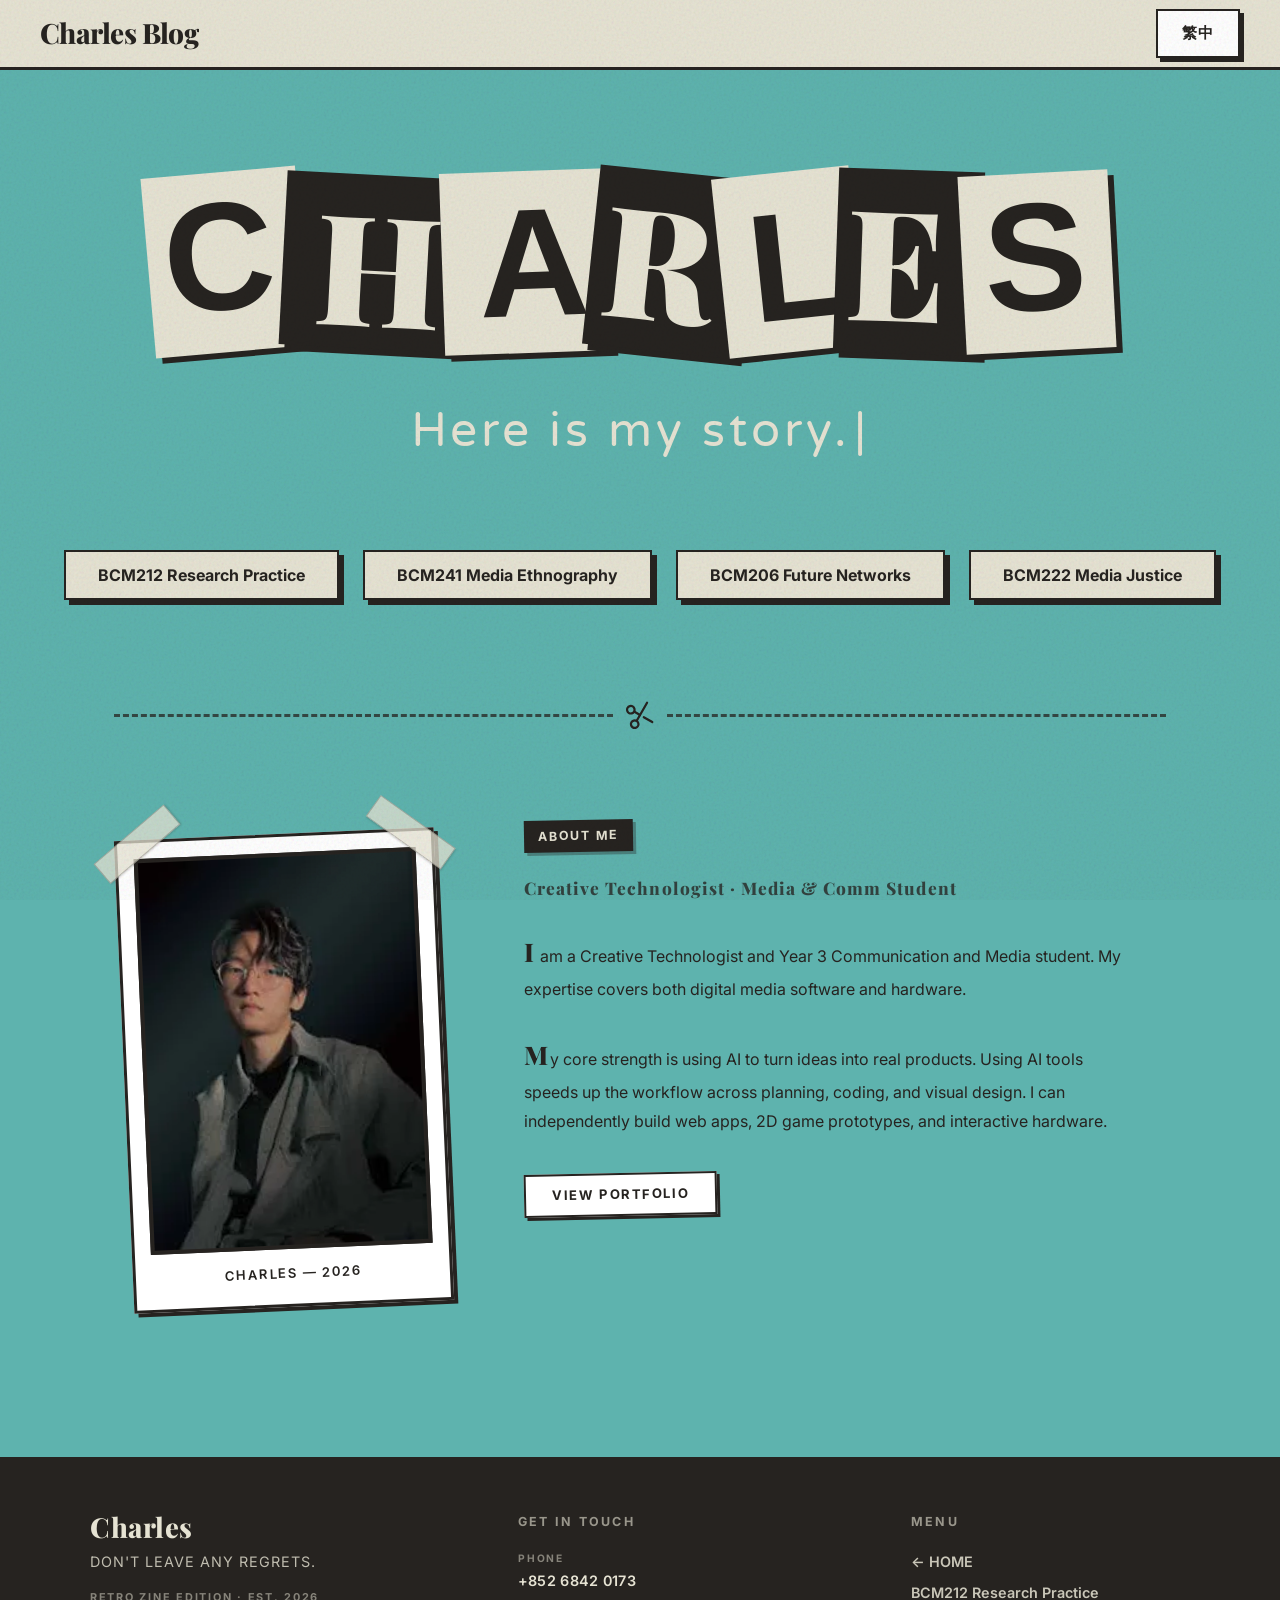
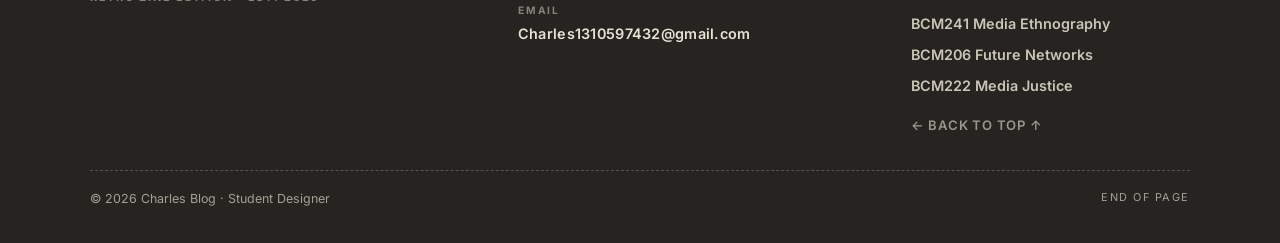
<file: index.html>
<!DOCTYPE html>
<html lang="en">
<head>
    <meta charset="UTF-8">
    <meta name="viewport" content="width=device-width, initial-scale=1.0">
    <meta name="description" content="Charles Blog — student designer zine." data-i18n-attr="content:home.metaDesc">
    <title>Charles Blog</title>

    <!-- Google Fonts: Inter(无衬线UI字体) + Playfair Display(衬线标题字体) + Varela Round(圆润副标题) -->
    <link rel="preconnect" href="https://fonts.googleapis.com">
    <link rel="preconnect" href="https://fonts.gstatic.com" crossorigin>
    <link href="https://fonts.googleapis.com/css2?family=Inter:wght@400;500;600;700&family=Playfair+Display:wght@700;800;900&family=Varela+Round&display=swap" rel="stylesheet">

    <!-- 主样式表 -->
    <link rel="stylesheet" href="styles.css">
</head>
<body>
    <!-- 纸张肌理叠加层 -->
    <div class="texture-overlay" aria-hidden="true"></div>

    <!-- 主内容容器 -->
    <div class="main-wrapper">

        <!-- 顶部导航栏 -->
        <nav class="navbar" role="navigation">
            <div class="navbar-container">
                <!-- 左侧 Logo -->
                <a href="index.html" class="logo" aria-label="Charles Blog">
                    Charles Blog
                </a>

                <!-- 右侧导航动作区 -->
                <div class="nav-actions">
                    <button class="lang-switch-btn" data-lang-switch type="button" aria-label="Switch language">
                        <span class="lang-text">EN</span>
                    </button>
                </div>
            </div>
        </nav>

        <!-- 主内容区域 -->
        <main class="content-area" role="main">
            <!-- 英雄区：手工剪报拼贴风格标题 -->
            <section class="hero-section">
                <div class="hero-content">
                    <!-- 拼贴大标题：CHARLES -->
                    <h1 class="collage-title" aria-label="CHARLES">
                        <div class="letter-wrapper">
                            <span class="letter letter-1" style="--rot: -5deg;">C</span>
                        </div>
                        <div class="letter-wrapper">
                            <span class="letter letter-2" style="--rot: 3deg;">H</span>
                        </div>
                        <div class="letter-wrapper">
                            <span class="letter letter-3" style="--rot: -2deg;">A</span>
                        </div>
                        <div class="letter-wrapper">
                            <span class="letter letter-4" style="--rot: 6deg;">R</span>
                        </div>
                        <div class="letter-wrapper">
                            <span class="letter letter-5" style="--rot: -6deg;">L</span>
                        </div>
                        <div class="letter-wrapper">
                            <span class="letter letter-6" style="--rot: 2deg;">E</span>
                        </div>
                        <div class="letter-wrapper">
                            <span class="letter letter-7" style="--rot: -3deg;">S</span>
                        </div>
                    </h1>

                    <!-- 副标题 -->
                    <h2 class="subtitle" data-i18n="home.subtitle">
                        Don't leave any regrets.
                    </h2>

                    <!-- 科目导航按钮 -->
                    <div class="subject-buttons">
                        <a class="subject-btn" href="subjects/bcm212.html">BCM212 Research</a>
                        <a class="subject-btn" href="subjects/bcm241.html">BCM241 Ethnography</a>
                        <a class="subject-btn" href="subjects/bcm206.html">BCM206 Networks</a>
                        <a class="subject-btn" href="subjects/bcm222.html">BCM222 Justice</a>
                    </div>
                </div>
            </section>

            <!-- 剪刀虚线分割 -->
            <div class="scissor-divider" aria-hidden="true">
                <svg class="scissor-icon" viewBox="0 0 24 24" fill="none" stroke="currentColor"
                     stroke-width="1.8" stroke-linecap="round" stroke-linejoin="round">
                    <circle cx="6" cy="6" r="3"></circle>
                    <circle cx="6" cy="18" r="3"></circle>
                    <line x1="20" y1="4" x2="8.12" y2="15.88"></line>
                    <line x1="14.47" y1="14.48" x2="20" y2="20"></line>
                    <line x1="8.12" y1="8.12" x2="12" y2="12"></line>
                </svg>
            </div>

            <!-- ============ About Me ============ -->
            <section class="about-section reveal" id="about" role="region"
                     data-i18n-attr="aria-label:about.ariaLabel" aria-label="About Charles">
                <div class="about-grid">

                    <!-- 左：拍立得人像 -->
                    <figure class="about-figure">
                        <span class="tape tl" aria-hidden="true"></span>
                        <span class="tape tr" aria-hidden="true"></span>
                        <div class="about-photo">
                            <img src="assets/charles-portrait.png"
                                 data-i18n-attr="alt:about.photoAlt"
                                 alt="Portrait of Charles" loading="lazy">
                        </div>
                        <figcaption class="about-caption" data-i18n="about.photoCaption">
                            CHARLES — 2026
                        </figcaption>
                    </figure>

                    <!-- 右：文字介绍 -->
                    <div class="about-text">
                        <p class="about-kicker" data-i18n="about.kicker">ABOUT ME</p>

                        <p class="about-role" data-i18n="about.role">
                            Creative Technologist · Media &amp; Comm Student
                        </p>

                        <p class="about-para" data-i18n="about.p1">
                            I am a Creative Technologist and Year 3 Communication and Media student. My expertise covers both digital media software and hardware.
                        </p>
                        <p class="about-para" data-i18n="about.p2">
                            My core strength is using AI to turn ideas into real products. Using AI tools speeds up the workflow across planning, coding, and visual design. I can independently build web apps, 2D game prototypes, and interactive hardware.
                        </p>

                        <a class="portfolio-btn"
                           href="https://drive.google.com/file/d/10FQ2n9j9mQX9vPs2z64FP_D8mYQfbnLA/view?usp=drive_link"
                           target="_blank" rel="noopener noreferrer">
                            <span class="pb-main" data-i18n="about.portfolioBtn">VIEW PORTFOLIO</span>
                        </a>
                    </div>

                </div>
            </section>

        </main>

        <!-- ============ 页脚 / 基础信息 ============ -->
        <footer class="site-footer" role="contentinfo">
            <div class="footer-inner">

                <!-- 栏目一：身份 -->
                <div class="footer-col footer-col--id">
                    <p class="footer-name">Charles</p>
                    <p class="footer-tagline" data-i18n="footer.tagline">DON'T LEAVE ANY REGRETS.</p>
                    <p class="footer-edition" data-i18n="footer.edition">RETRO ZINE EDITION · EST. 2026</p>
                </div>

                <!-- 栏目二：联系方式（纯文字，无框无链接） -->
                <div class="footer-col footer-col--contact">
                    <h3 class="footer-heading" data-i18n="contact.heading">GET IN TOUCH</h3>
                    <ul class="contact-list" data-i18n-attr="aria-label:contact.ariaLabel"
                        aria-label="Contact information">
                        <li class="contact-item">
                            <span class="c-label" data-i18n="contact.phone">PHONE</span>
                            <span class="c-value">+852 6842 0173</span>
                        </li>
                        <li class="contact-item">
                            <span class="c-label" data-i18n="contact.email">EMAIL</span>
                            <span class="c-value">Charles1310597432@gmail.com</span>
                        </li>
                    </ul>
                </div>

                <!-- 栏目三：选单 -->
                <div class="footer-col footer-col--more">
                    <h3 class="footer-heading" data-i18n="footer.menuHeading">MENU</h3>
                    <nav class="footer-links" data-i18n-attr="aria-label:footer.linksLabel"
                         aria-label="Subject links"></nav>
                </div>

            </div>

            <div class="footer-meta">
                <span data-i18n="footer.credit">© 2026 Charles Blog · Student Designer</span>
                <span class="footer-end" data-i18n="footer.end">END OF PAGE</span>
            </div>
        </footer>

    </div>

    <!-- 基础交互逻辑 -->
    <script src="i18n.js"></script>
    <script src="content.js"></script>
    <script src="shared.js"></script>
    <script src="script.js"></script>
</body>
</html>
</file>
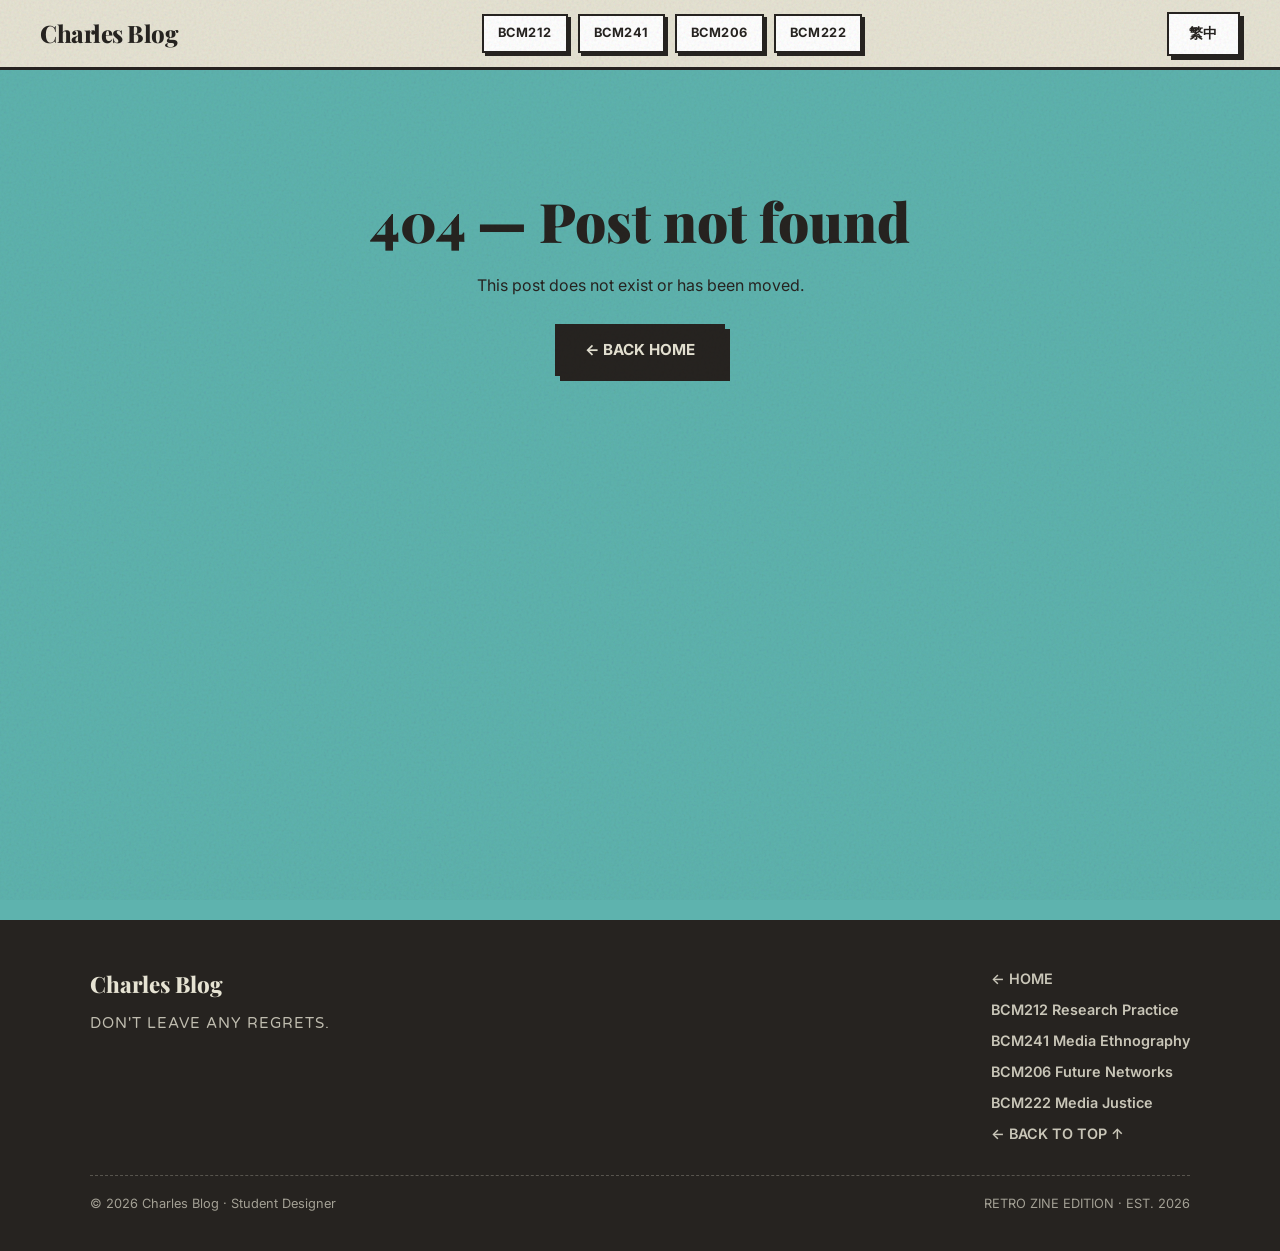
<file: articles/article.html>
<!DOCTYPE html>
<html lang="en">
<head>
    <meta charset="UTF-8">
    <meta name="viewport" content="width=device-width, initial-scale=1.0">
    <meta name="description" content="Charles Blog — assignment post.">
    <title>Article - Charles Blog</title>

    <link rel="preconnect" href="https://fonts.googleapis.com">
    <link rel="preconnect" href="https://fonts.gstatic.com" crossorigin>
    <link href="https://fonts.googleapis.com/css2?family=Inter:wght@400;500;600;700&family=Playfair+Display:ital,wght@0,700;0,800;0,900;1,700&family=Varela+Round&display=swap" rel="stylesheet">

    <link rel="stylesheet" href="../shared.css">
    <link rel="stylesheet" href="../article.css">
</head>
<body>
    <div class="texture-overlay" aria-hidden="true"></div>

    <nav class="navbar" role="navigation">
        <div class="navbar-container">
            <a href="../index.html" class="logo">Charles Blog</a>
            <div class="subject-chips"></div>
            <button class="lang-switch-btn" data-lang-switch type="button" aria-label="Switch language">
                <span class="lang-text">EN</span>
            </button>
        </div>
    </nav>

    <main class="content-area" role="main">
        <div id="articleRoot">

            <!-- 文章头部：大标题 + 元信息 -->
            <section class="article-hero">
                <div class="article-shell">
                    <div class="article-kicker">
                        <a class="subject-backlink" id="subjectLink" href="#">←</a>
                        <span class="assignment-kicker" id="articleNo"></span>
                    </div>
                    <h1 class="article-title" id="articleTitle"></h1>

                    <div class="article-meta-bar">
                        <span class="meta-item"><span class="meta-key" data-i18n="meta.date">DATE</span><span id="postDate"></span></span>
                        <span class="divider-v" aria-hidden="true"></span>
                        <span class="meta-item"><span class="meta-key" data-i18n="meta.by">BY</span><span id="postAuthor"></span></span>
                        <span class="divider-v" aria-hidden="true"></span>
                        <span class="meta-item"><span class="meta-key" data-i18n="meta.id">ID</span><span id="postStudentId"></span></span>
                        <span id="postTags" style="display:inline-flex; gap:8px; flex-wrap:wrap;"></span>
                    </div>
                </div>
            </section>

            <div class="article-shell"><hr class="article-divider"></div>

            <!-- 主图 -->
            <div class="article-shell">
                <figure class="article-figure" id="heroFigure">
                    <span class="tape tl" aria-hidden="true"></span>
                    <span class="tape tr" aria-hidden="true"></span>
                    <img id="heroImg" src="" alt="" fetchpriority="high" decoding="async">
                    <figcaption id="heroCap"></figcaption>
                </figure>
            </div>

            <!-- 正文 -->
            <div class="article-body" id="articleBody"></div>

        </div>
    </main>

    <footer class="site-footer">
        <div class="footer-inner">
            <div>
                <a class="footer-logo" href="../index.html">Charles Blog</a>
                <p class="footer-tagline" data-i18n="footer.tagline">DON'T LEAVE ANY REGRETS.</p>
            </div>
            <nav class="footer-links"></nav>
        </div>
        <div class="footer-meta">
            <span data-i18n="footer.credit">© 2026 Charles Blog · Student Designer</span>
            <span data-i18n="footer.edition">RETRO ZINE EDITION · EST. 2026</span>
        </div>
    </footer>

    <script src="../i18n.js"></script>
    <script src="../content.js"></script>
    <script src="../shared.js"></script>
    <script src="../article-page.js"></script>
</body>
</html>
</file>
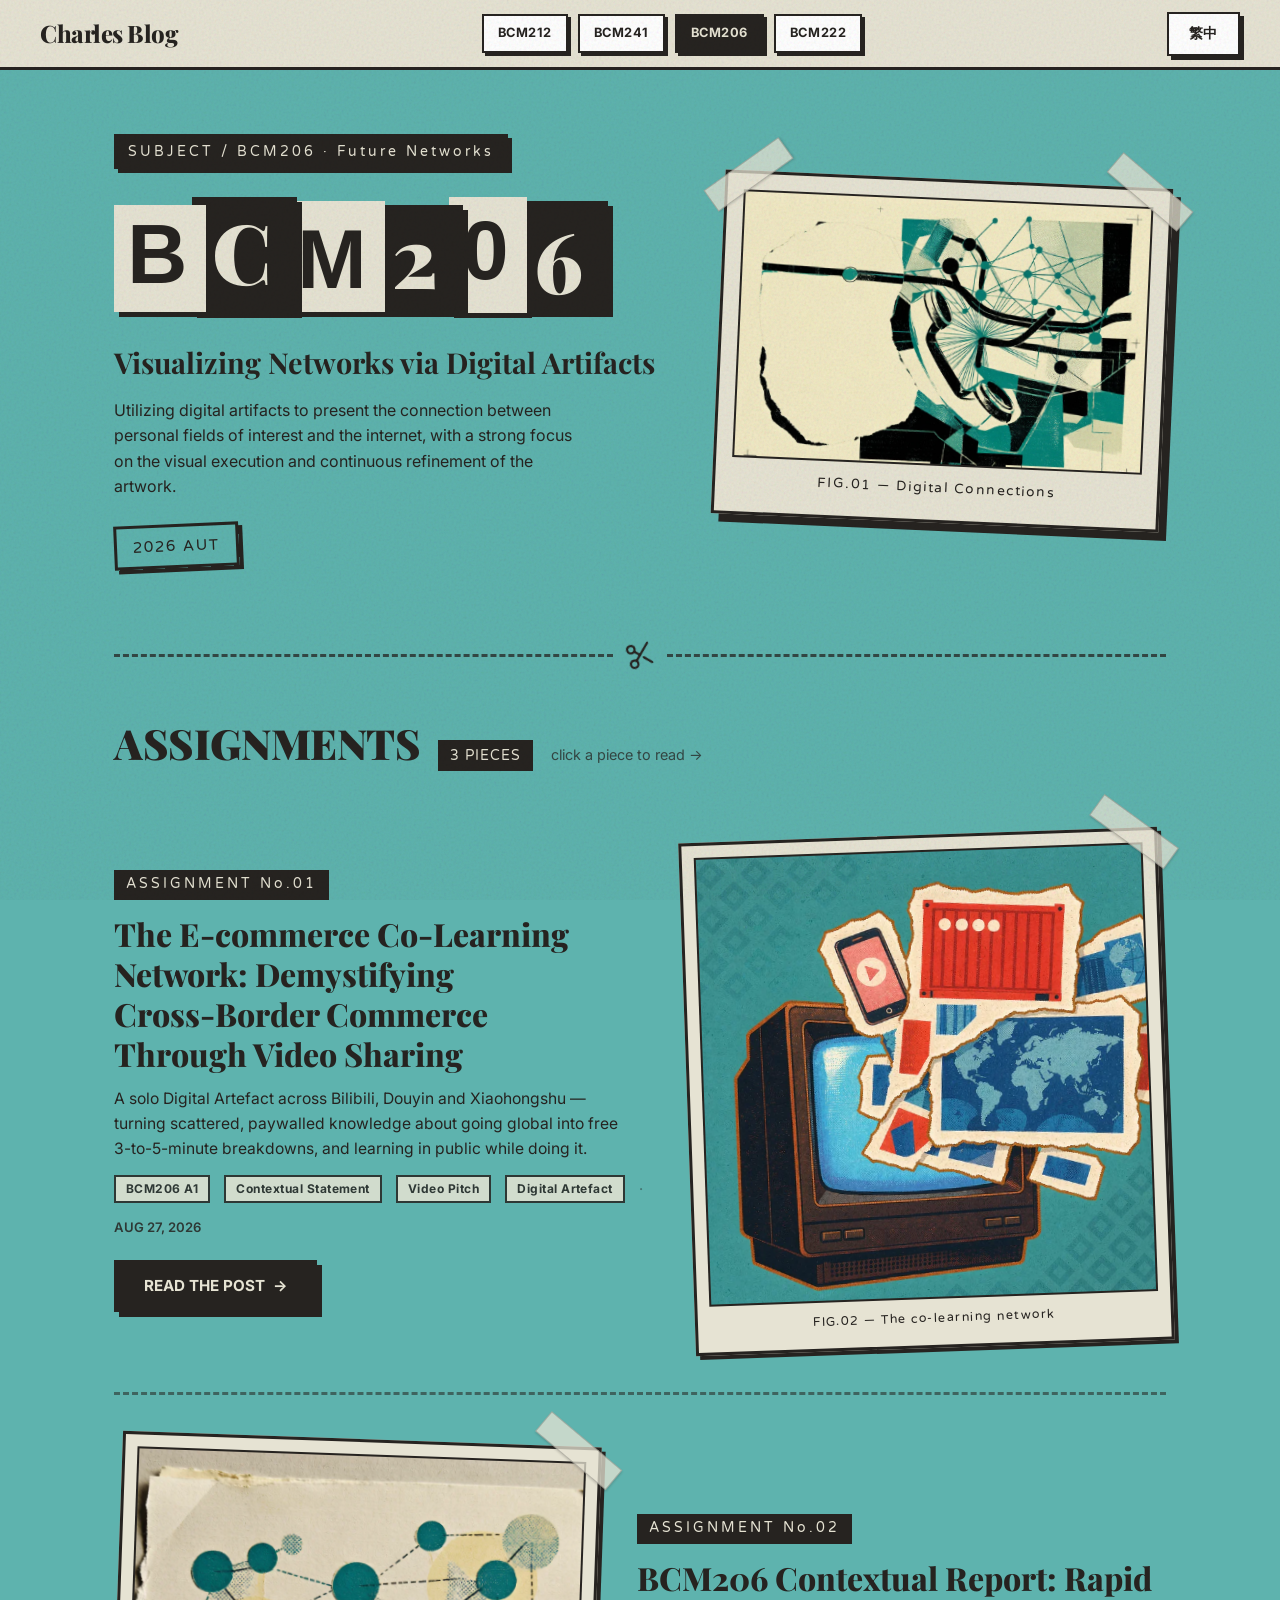
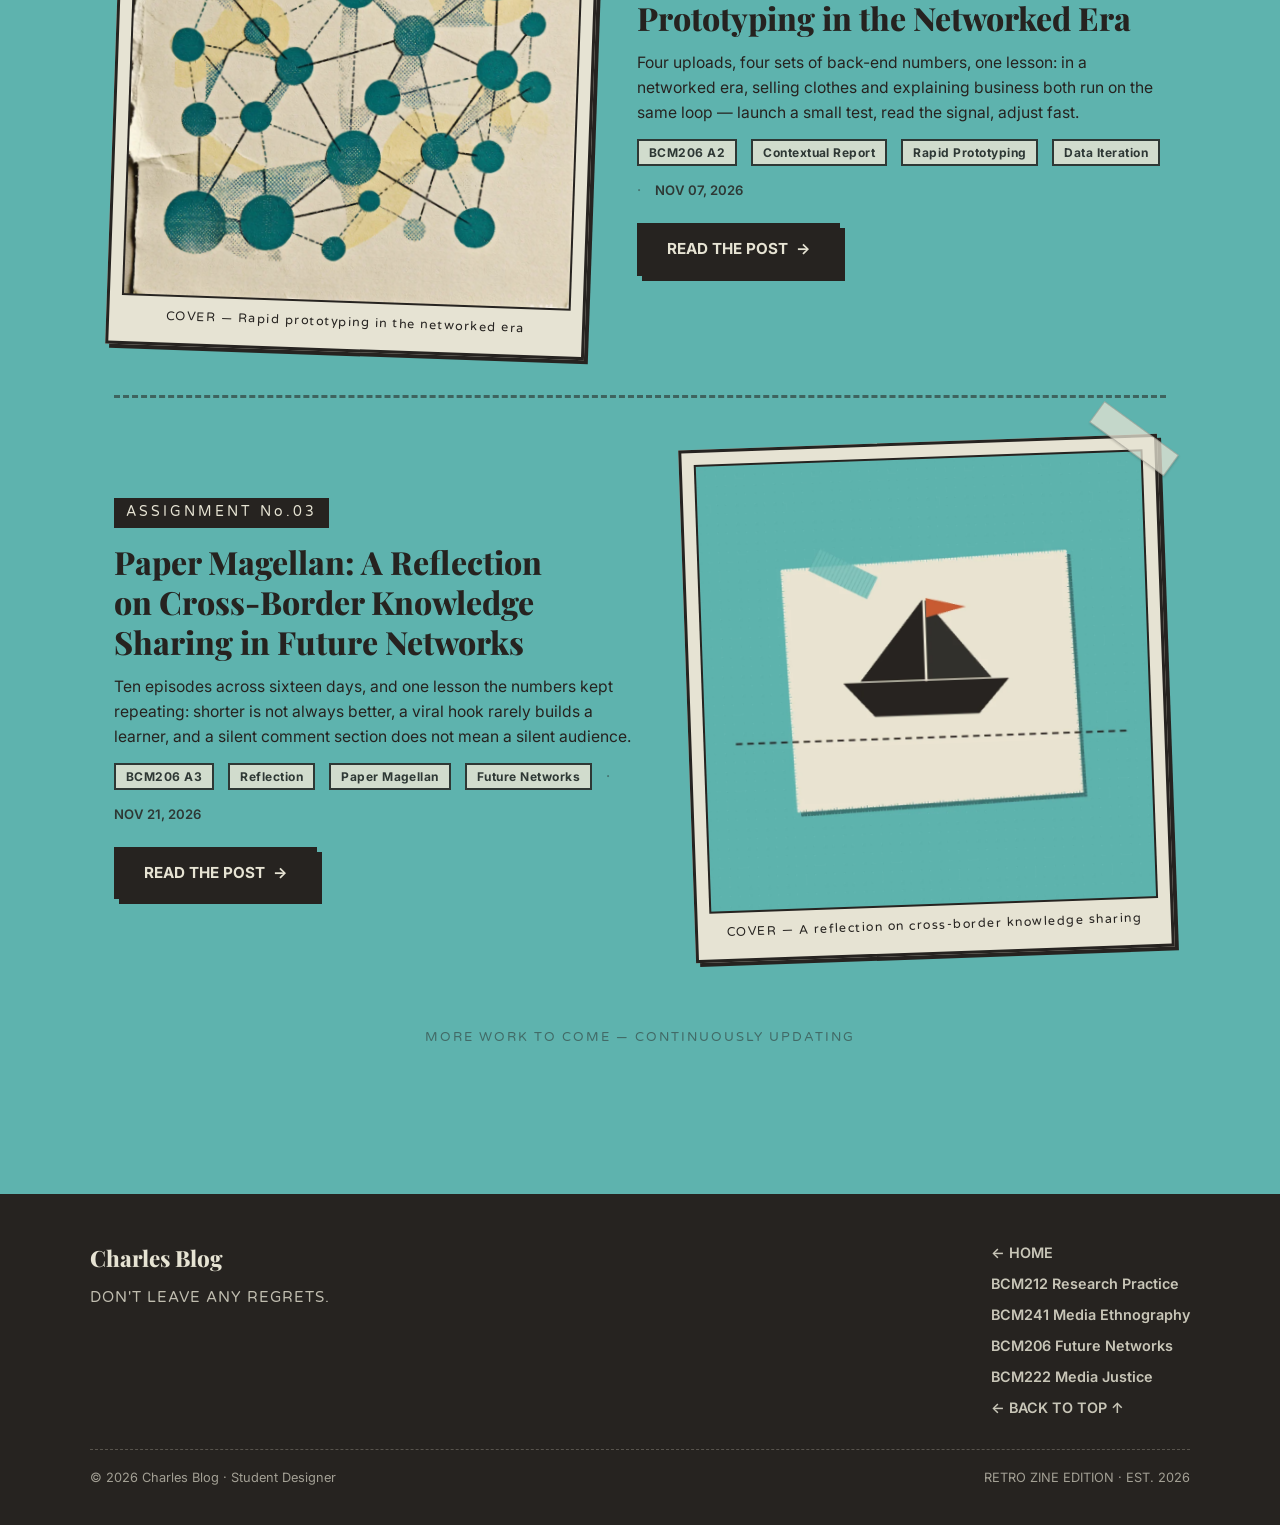
<file: subjects/bcm206.html>
<!DOCTYPE html>
<html lang="en">
<head>
    <meta charset="UTF-8">
    <meta name="viewport" content="width=device-width, initial-scale=1.0">
    <meta name="description" content="BCM206 Future Networks — Charles Blog subject archive.">
    <title>BCM206 Future Networks — Charles Blog</title>

    <link rel="preconnect" href="https://fonts.googleapis.com">
    <link rel="preconnect" href="https://fonts.gstatic.com" crossorigin>
    <link href="https://fonts.googleapis.com/css2?family=Inter:wght@400;500;600;700&family=Playfair+Display:wght@700;800;900&family=Varela+Round&display=swap" rel="stylesheet">

    <link rel="stylesheet" href="../shared.css">
    <link rel="stylesheet" href="../subjects.css">
    <script>window.CURRENT_SUBJECT = 'BCM206';</script>
</head>
<body data-subject="bcm206">
    <div class="texture-overlay" aria-hidden="true"></div>

    <nav class="navbar" role="navigation">
        <div class="navbar-container">
            <a href="../index.html" class="logo">Charles Blog</a>
            <div class="subject-chips"></div>
            <button class="lang-switch-btn" data-lang-switch type="button" aria-label="Switch language">
                <span class="lang-text">EN</span>
            </button>
        </div>
    </nav>

    <main class="content-area" role="main">

        <!-- HERO：科目大标题 + 科目大图 -->
        <section class="subject-hero" id="heroSection">
            <div class="zine-container">
                <div class="hero-text">
                    <span class="hero-kicker" id="heroKicker"></span>
                    <h1 class="hero-title collage-title" id="heroTitle" aria-label="BCM206"></h1>
                    <p class="hero-tagline" id="heroTagline"></p>
                    <p class="hero-desc" id="heroDesc"></p>
                    <div class="hero-term" id="heroTerm">
                        <span class="term-stamp" data-i18n="subject.term">2026 秋</span>
                    </div>
                </div>
                <figure class="hero-figure">
                    <span class="tape tl" aria-hidden="true"></span>
                    <span class="tape tr" aria-hidden="true"></span>
                    <img id="heroImage" fetchpriority="high" src="" alt="">
                    <figcaption id="heroCaption"></figcaption>
                </figure>
            </div>
        </section>

        <!-- 剪刀虚线分割（与主页同款 SVG 图标） -->
        <div class="scissor-divider" aria-hidden="true">
            <svg class="scissor-icon" viewBox="0 0 24 24" fill="none" stroke="currentColor"
                 stroke-width="1.8" stroke-linecap="round" stroke-linejoin="round">
                <circle cx="6" cy="6" r="3"></circle>
                <circle cx="6" cy="18" r="3"></circle>
                <line x1="20" y1="4" x2="8.12" y2="15.88"></line>
                <line x1="14.47" y1="14.48" x2="20" y2="20"></line>
                <line x1="8.12" y1="8.12" x2="12" y2="12"></line>
            </svg>
        </div>

        <!-- 作業索引（No.01 已上線；No.02 仍是佔位，還原/隱藏方式見 更新日志.txt）
             隱藏：把 data-articles-hidden 換回 hidden 即可 -->
        <section class="assignments-section" data-articles-hidden>
            <div class="zine-container">
                <div class="section-head">
                    <h2 class="section-title" data-i18n="subject.sectionTitle">ASSIGNMENTS</h2>
                    <span class="section-count" id="assignmentCount"></span>
                    <span class="section-note" data-i18n="subject.sectionNote">click a piece to read →</span>
                </div>
                <div id="assignmentList"></div>
            </div>
        </section>

        <!-- 索引上線後，這行小字降級為列表收尾語（文案由 subject-page.js 換掉） -->
        <section class="assignments-note-section">
            <div class="zine-container">
                <p class="assignments-note" data-i18n="subject.updating">持續更新中 — 更多作品即將上線</p>
            </div>
        </section>

    </main>

    <footer class="site-footer">
        <div class="footer-inner">
            <div>
                <a class="footer-logo" href="../index.html">Charles Blog</a>
                <p class="footer-tagline" data-i18n="footer.tagline">DON'T LEAVE ANY REGRETS.</p>
            </div>
            <nav class="footer-links"></nav>
        </div>
        <div class="footer-meta">
            <span data-i18n="footer.credit">© 2026 Charles Blog · Student Designer</span>
            <span data-i18n="footer.edition">RETRO ZINE EDITION · EST. 2026</span>
        </div>
    </footer>

    <script src="../i18n.js"></script>
    <script src="../content.js"></script>
    <script src="../shared.js"></script>
    <script src="../subject-page.js"></script>
</body>
</html>
</file>
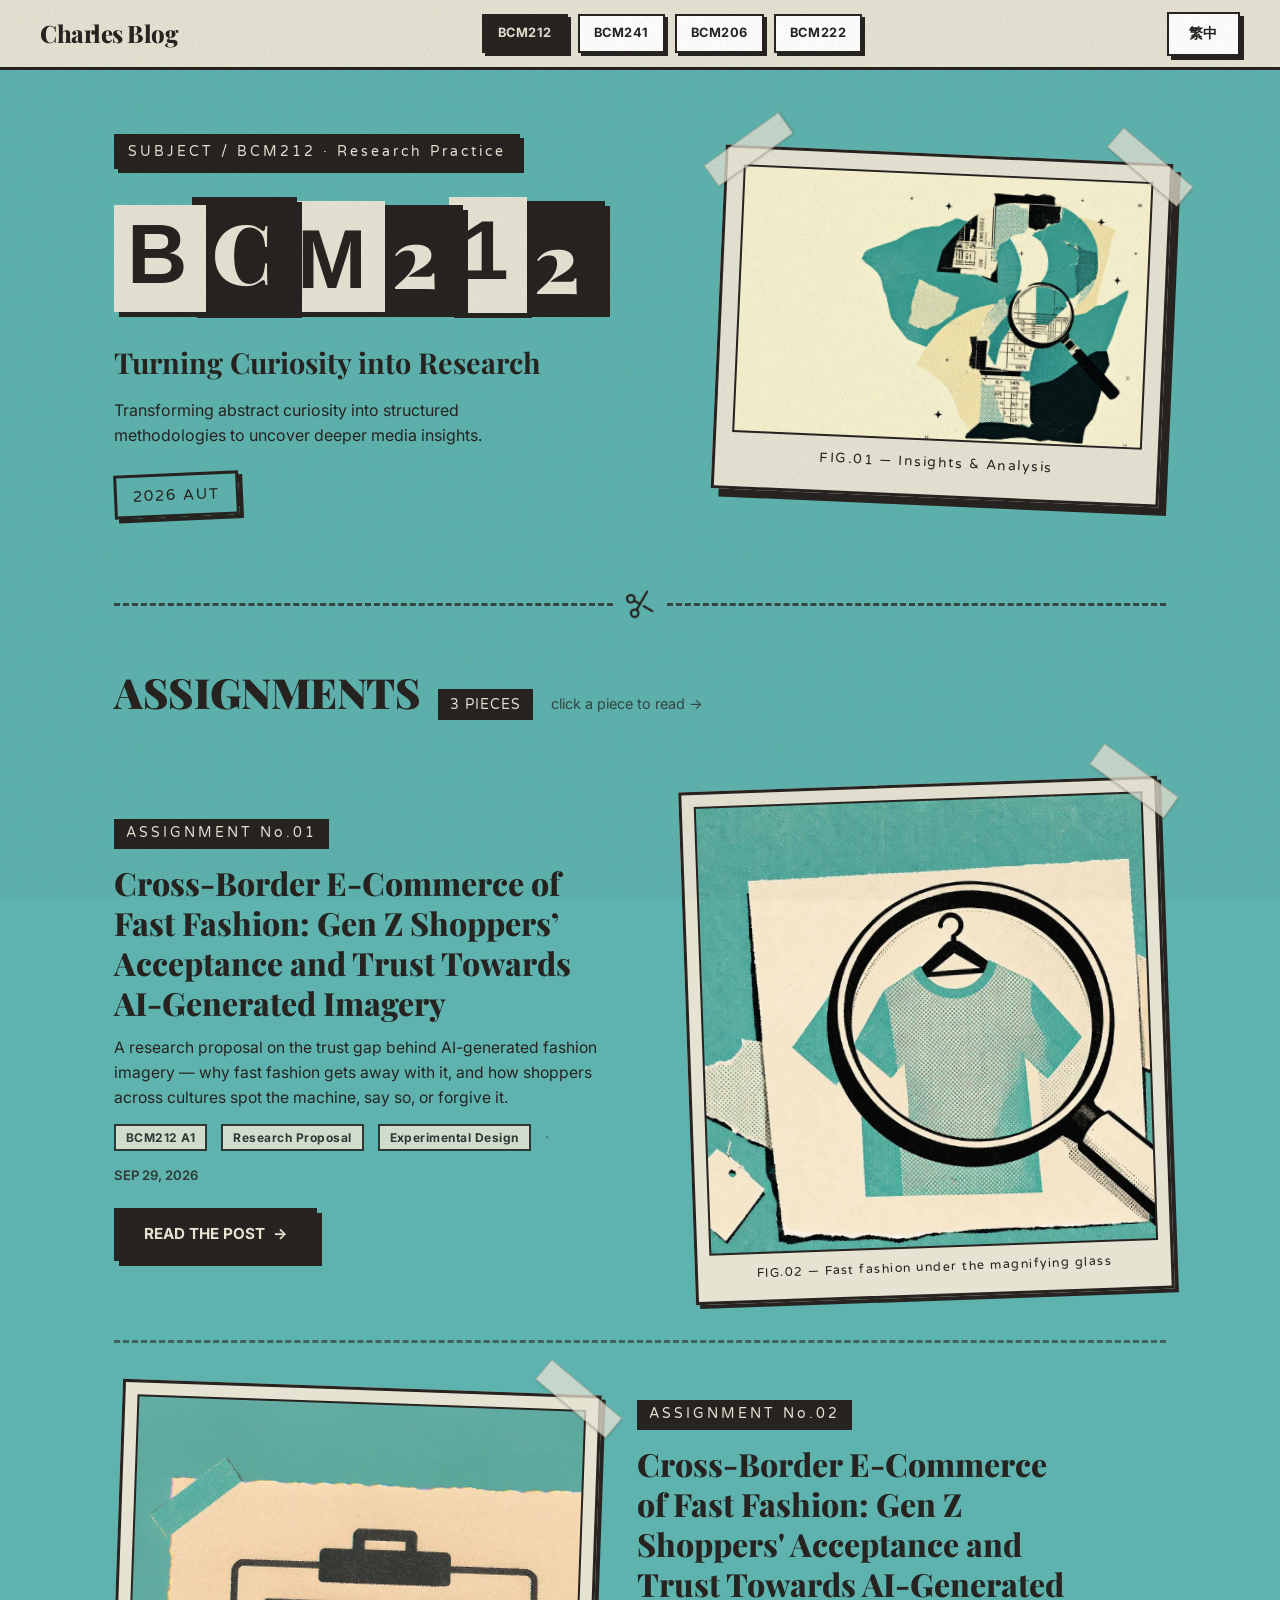
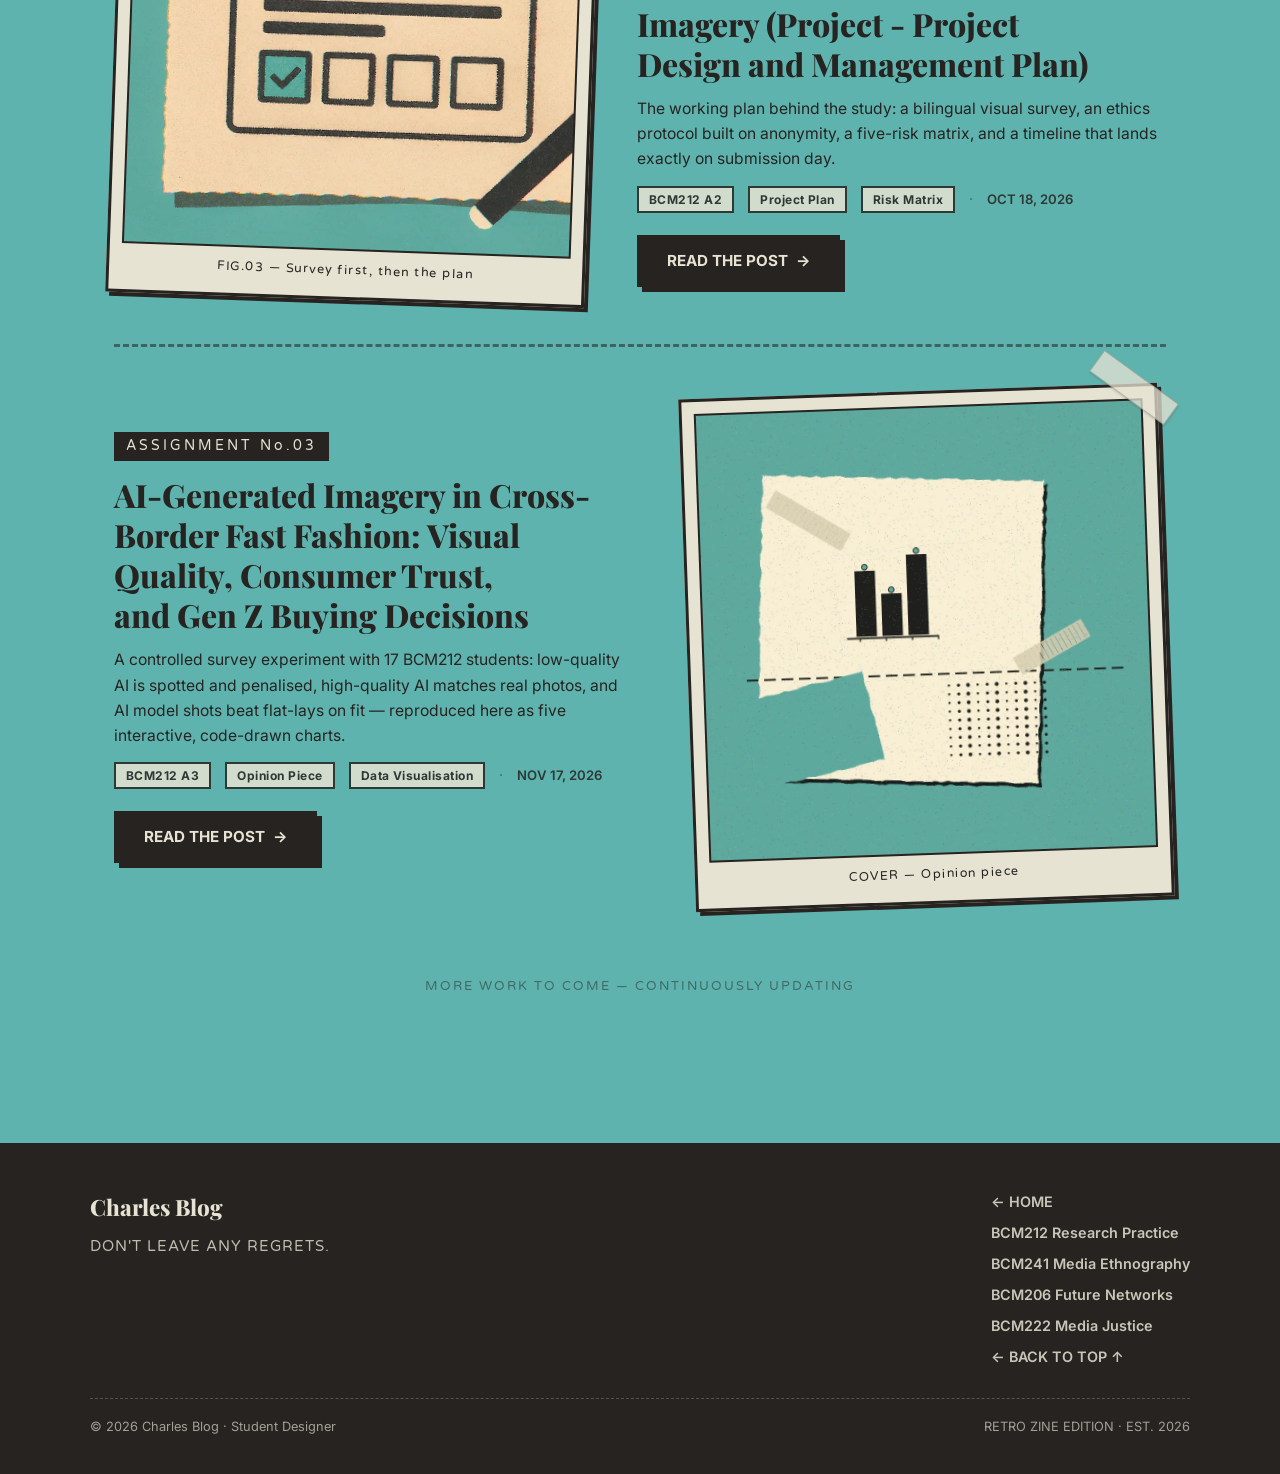
<file: subjects/bcm212.html>
<!DOCTYPE html>
<html lang="en">
<head>
    <meta charset="UTF-8">
    <meta name="viewport" content="width=device-width, initial-scale=1.0">
    <meta name="description" content="BCM212 Research Practice — Charles Blog subject archive.">
    <title>BCM212 Research Practice — Charles Blog</title>

    <link rel="preconnect" href="https://fonts.googleapis.com">
    <link rel="preconnect" href="https://fonts.gstatic.com" crossorigin>
    <link href="https://fonts.googleapis.com/css2?family=Inter:wght@400;500;600;700&family=Playfair+Display:wght@700;800;900&family=Varela+Round&display=swap" rel="stylesheet">

    <link rel="stylesheet" href="../shared.css">
    <link rel="stylesheet" href="../subjects.css">
    <script>window.CURRENT_SUBJECT = 'BCM212';</script>
</head>
<body data-subject="bcm212">
    <div class="texture-overlay" aria-hidden="true"></div>

    <nav class="navbar" role="navigation">
        <div class="navbar-container">
            <a href="../index.html" class="logo">Charles Blog</a>
            <div class="subject-chips"></div>
            <button class="lang-switch-btn" data-lang-switch type="button" aria-label="Switch language">
                <span class="lang-text">EN</span>
            </button>
        </div>
    </nav>

    <main class="content-area" role="main">

        <!-- HERO：科目大标题 + 科目大图 -->
        <section class="subject-hero" id="heroSection">
            <div class="zine-container">
                <div class="hero-text">
                    <span class="hero-kicker" id="heroKicker"></span>
                    <h1 class="hero-title collage-title" id="heroTitle" aria-label="BCM212"></h1>
                    <p class="hero-tagline" id="heroTagline"></p>
                    <p class="hero-desc" id="heroDesc"></p>
                    <div class="hero-term" id="heroTerm">
                        <span class="term-stamp" data-i18n="subject.term">2026 秋</span>
                    </div>
                </div>
                <figure class="hero-figure">
                    <span class="tape tl" aria-hidden="true"></span>
                    <span class="tape tr" aria-hidden="true"></span>
                    <img id="heroImage" fetchpriority="high" src="" alt="">
                    <figcaption id="heroCaption"></figcaption>
                </figure>
            </div>
        </section>

        <!-- 剪刀虚线分割（与主页同款 SVG 图标） -->
        <div class="scissor-divider" aria-hidden="true">
            <svg class="scissor-icon" viewBox="0 0 24 24" fill="none" stroke="currentColor"
                 stroke-width="1.8" stroke-linecap="round" stroke-linejoin="round">
                <circle cx="6" cy="6" r="3"></circle>
                <circle cx="6" cy="18" r="3"></circle>
                <line x1="20" y1="4" x2="8.12" y2="15.88"></line>
                <line x1="14.47" y1="14.48" x2="20" y2="20"></line>
                <line x1="8.12" y1="8.12" x2="12" y2="12"></line>
            </svg>
        </div>

        <!-- 作業索引（BCM212 A1 已上線，依「還原方式 A」取消隱藏）
             重新隱藏：把 data-articles-hidden 換回 hidden、【並】給 #assignmentList
             加回 is-placeholder —— 兩處缺一不可（動作與還原步驟見 更新日志.txt 第九階段） -->
        <section class="assignments-section" data-articles-hidden>
            <div class="zine-container">
                <div class="section-head">
                    <h2 class="section-title" data-i18n="subject.sectionTitle">ASSIGNMENTS</h2>
                    <span class="section-count" id="assignmentCount"></span>
                    <span class="section-note" data-i18n="subject.sectionNote">click a piece to read →</span>
                </div>
                <div id="assignmentList"></div>
            </div>
        </section>

        <!-- 索引上線後，這行小字降級為列表收尾語（間距由 .is-after-list 收緊，
             文案改由 subject-page.js 設定） -->
        <section class="assignments-note-section">
            <div class="zine-container">
                <p class="assignments-note" data-i18n="subject.updating">持續更新中 — 更多作品即將上線</p>
            </div>
        </section>

    </main>

    <footer class="site-footer">
        <div class="footer-inner">
            <div>
                <a class="footer-logo" href="../index.html">Charles Blog</a>
                <p class="footer-tagline" data-i18n="footer.tagline">DON'T LEAVE ANY REGRETS.</p>
            </div>
            <nav class="footer-links"></nav>
        </div>
        <div class="footer-meta">
            <span data-i18n="footer.credit">© 2026 Charles Blog · Student Designer</span>
            <span data-i18n="footer.edition">RETRO ZINE EDITION · EST. 2026</span>
        </div>
    </footer>

    <script src="../i18n.js"></script>
    <script src="../content.js"></script>
    <script src="../shared.js"></script>
    <script src="../subject-page.js"></script>
</body>
</html>
</file>
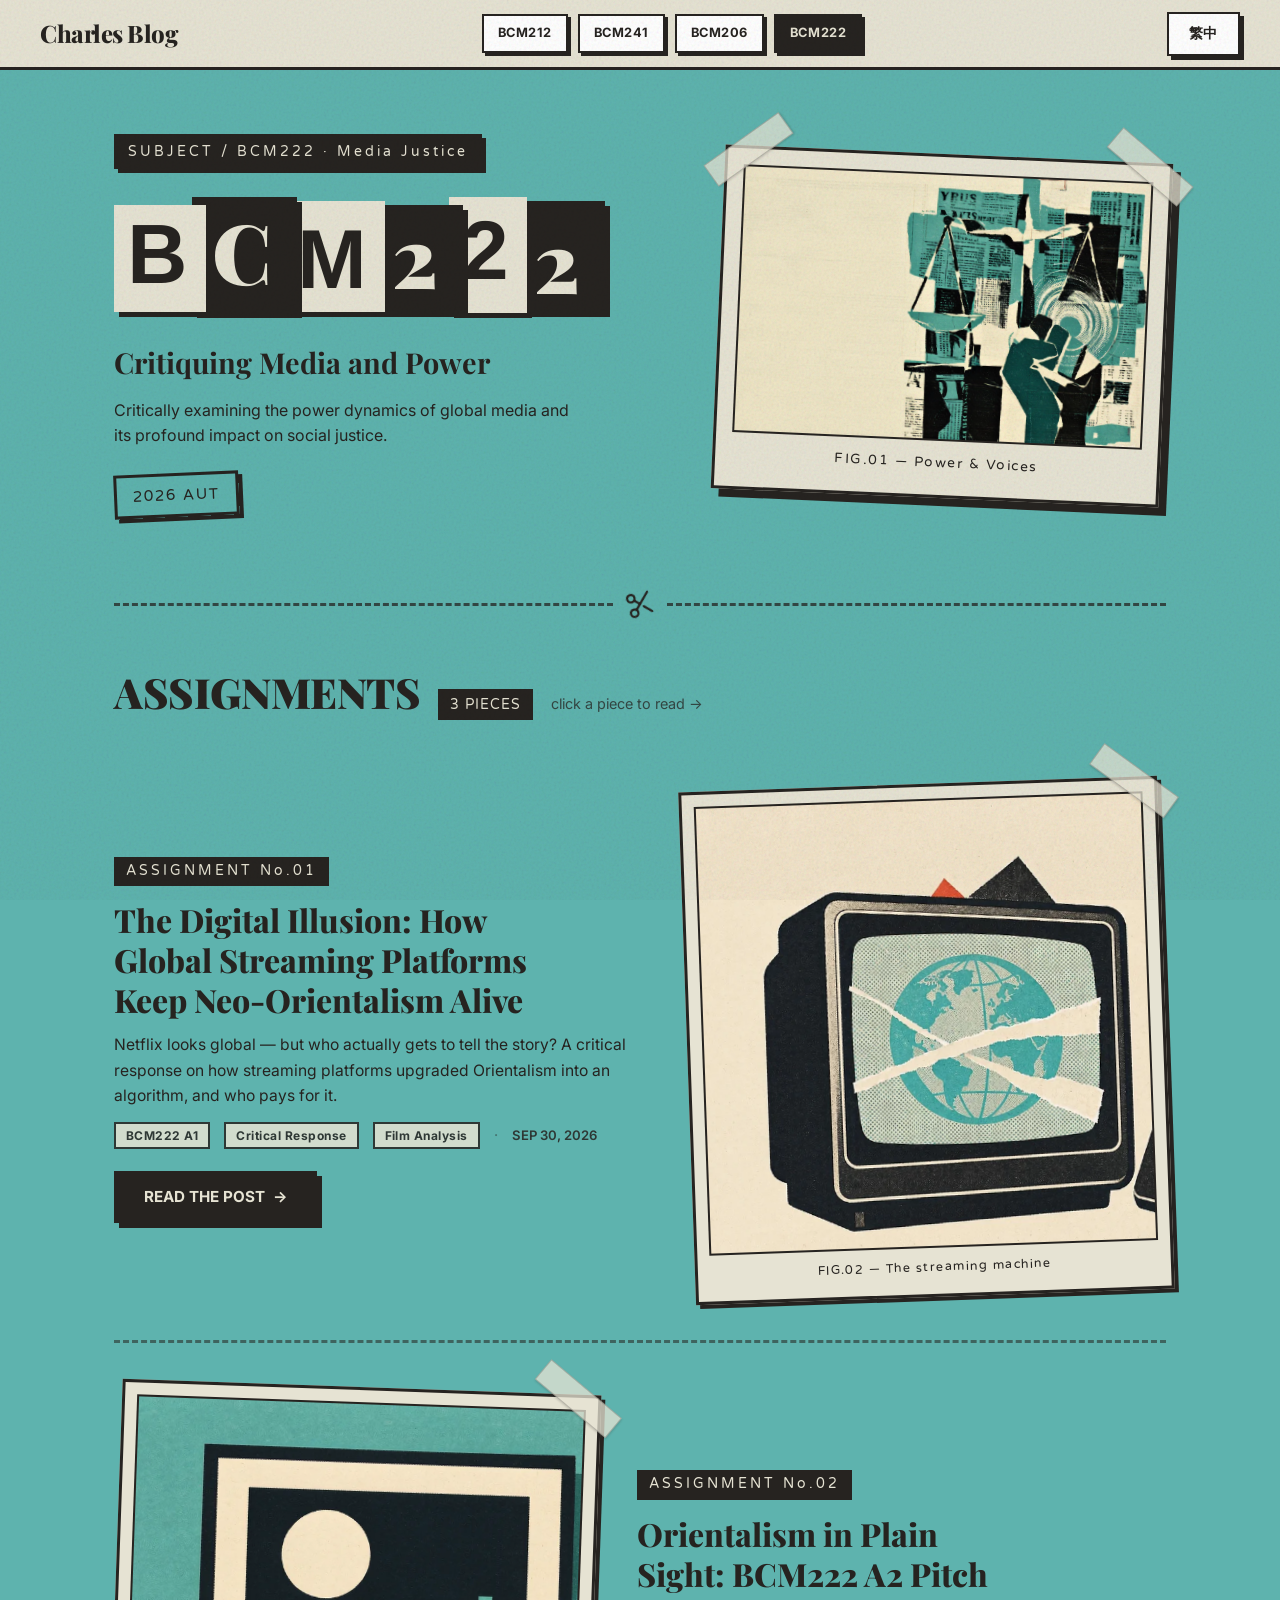
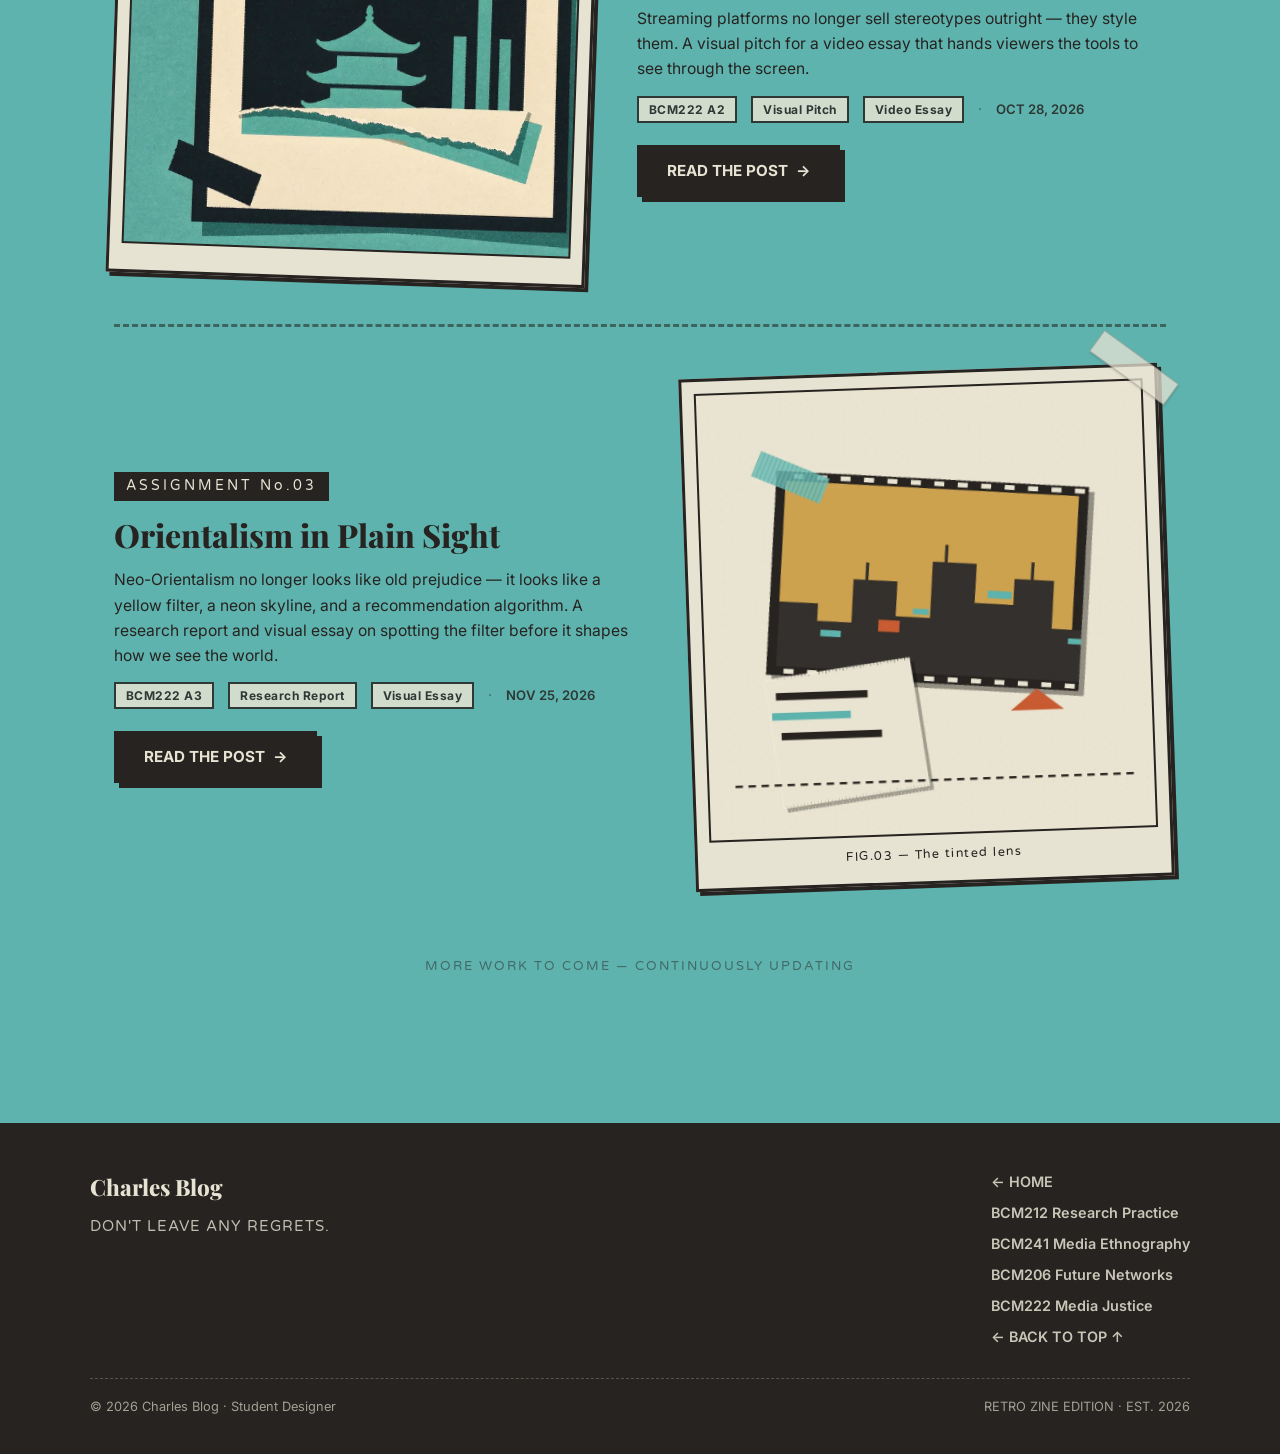
<file: subjects/bcm222.html>
<!DOCTYPE html>
<html lang="en">
<head>
    <meta charset="UTF-8">
    <meta name="viewport" content="width=device-width, initial-scale=1.0">
    <meta name="description" content="BCM222 Media Justice — Charles Blog subject archive.">
    <title>BCM222 Media Justice — Charles Blog</title>

    <link rel="preconnect" href="https://fonts.googleapis.com">
    <link rel="preconnect" href="https://fonts.gstatic.com" crossorigin>
    <link href="https://fonts.googleapis.com/css2?family=Inter:wght@400;500;600;700&family=Playfair+Display:wght@700;800;900&family=Varela+Round&display=swap" rel="stylesheet">

    <link rel="stylesheet" href="../shared.css">
    <link rel="stylesheet" href="../subjects.css">
    <script>window.CURRENT_SUBJECT = 'BCM222';</script>
</head>
<body data-subject="bcm222">
    <div class="texture-overlay" aria-hidden="true"></div>

    <nav class="navbar" role="navigation">
        <div class="navbar-container">
            <a href="../index.html" class="logo">Charles Blog</a>
            <div class="subject-chips"></div>
            <button class="lang-switch-btn" data-lang-switch type="button" aria-label="Switch language">
                <span class="lang-text">EN</span>
            </button>
        </div>
    </nav>

    <main class="content-area" role="main">

        <!-- HERO：科目大标题 + 科目大图 -->
        <section class="subject-hero" id="heroSection">
            <div class="zine-container">
                <div class="hero-text">
                    <span class="hero-kicker" id="heroKicker"></span>
                    <h1 class="hero-title collage-title" id="heroTitle" aria-label="BCM222"></h1>
                    <p class="hero-tagline" id="heroTagline"></p>
                    <p class="hero-desc" id="heroDesc"></p>
                    <div class="hero-term" id="heroTerm">
                        <span class="term-stamp" data-i18n="subject.term">2026 秋</span>
                    </div>
                </div>
                <figure class="hero-figure">
                    <span class="tape tl" aria-hidden="true"></span>
                    <span class="tape tr" aria-hidden="true"></span>
                    <img id="heroImage" fetchpriority="high" src="" alt="">
                    <figcaption id="heroCaption"></figcaption>
                </figure>
            </div>
        </section>

        <!-- 剪刀虚线分割（与主页同款 SVG 图标） -->
        <div class="scissor-divider" aria-hidden="true">
            <svg class="scissor-icon" viewBox="0 0 24 24" fill="none" stroke="currentColor"
                 stroke-width="1.8" stroke-linecap="round" stroke-linejoin="round">
                <circle cx="6" cy="6" r="3"></circle>
                <circle cx="6" cy="18" r="3"></circle>
                <line x1="20" y1="4" x2="8.12" y2="15.88"></line>
                <line x1="14.47" y1="14.48" x2="20" y2="20"></line>
                <line x1="8.12" y1="8.12" x2="12" y2="12"></line>
            </svg>
        </div>

        <!-- 作業索引（BCM222 已上線第一份真實作業，依「還原方式 A」取消隱藏）
             還原／隱藏方式見 更新日志.txt 第九階段：把 hidden 換回
             data-articles-hidden 即可整段收起，不必刪資料。 -->
        <section class="assignments-section" data-articles-hidden>
            <div class="zine-container">
                <div class="section-head">
                    <h2 class="section-title" data-i18n="subject.sectionTitle">ASSIGNMENTS</h2>
                    <span class="section-count" id="assignmentCount"></span>
                    <span class="section-note" data-i18n="subject.sectionNote">click a piece to read →</span>
                </div>
                <div id="assignmentList"></div>
            </div>
        </section>

        <!-- 「持續更新中」小字 —— 必須排在索引**之後**：
             索引上線後它降級為列表收尾語（「還有更多作品會陸續上線」）；
             留在索引之前會被讀成「這個科目還沒有作品」。
             （BCM241 曾因排在前而被用戶抓到，見第二十六階段） -->
        <section class="assignments-note-section">
            <div class="zine-container">
                <p class="assignments-note" data-i18n="subject.updating">持續更新中 — 更多作品即將上線</p>
            </div>
        </section>

    </main>

    <footer class="site-footer">
        <div class="footer-inner">
            <div>
                <a class="footer-logo" href="../index.html">Charles Blog</a>
                <p class="footer-tagline" data-i18n="footer.tagline">DON'T LEAVE ANY REGRETS.</p>
            </div>
            <nav class="footer-links"></nav>
        </div>
        <div class="footer-meta">
            <span data-i18n="footer.credit">© 2026 Charles Blog · Student Designer</span>
            <span data-i18n="footer.edition">RETRO ZINE EDITION · EST. 2026</span>
        </div>
    </footer>

    <script src="../i18n.js"></script>
    <script src="../content.js"></script>
    <script src="../shared.js"></script>
    <script src="../subject-page.js"></script>
</body>
</html>
</file>
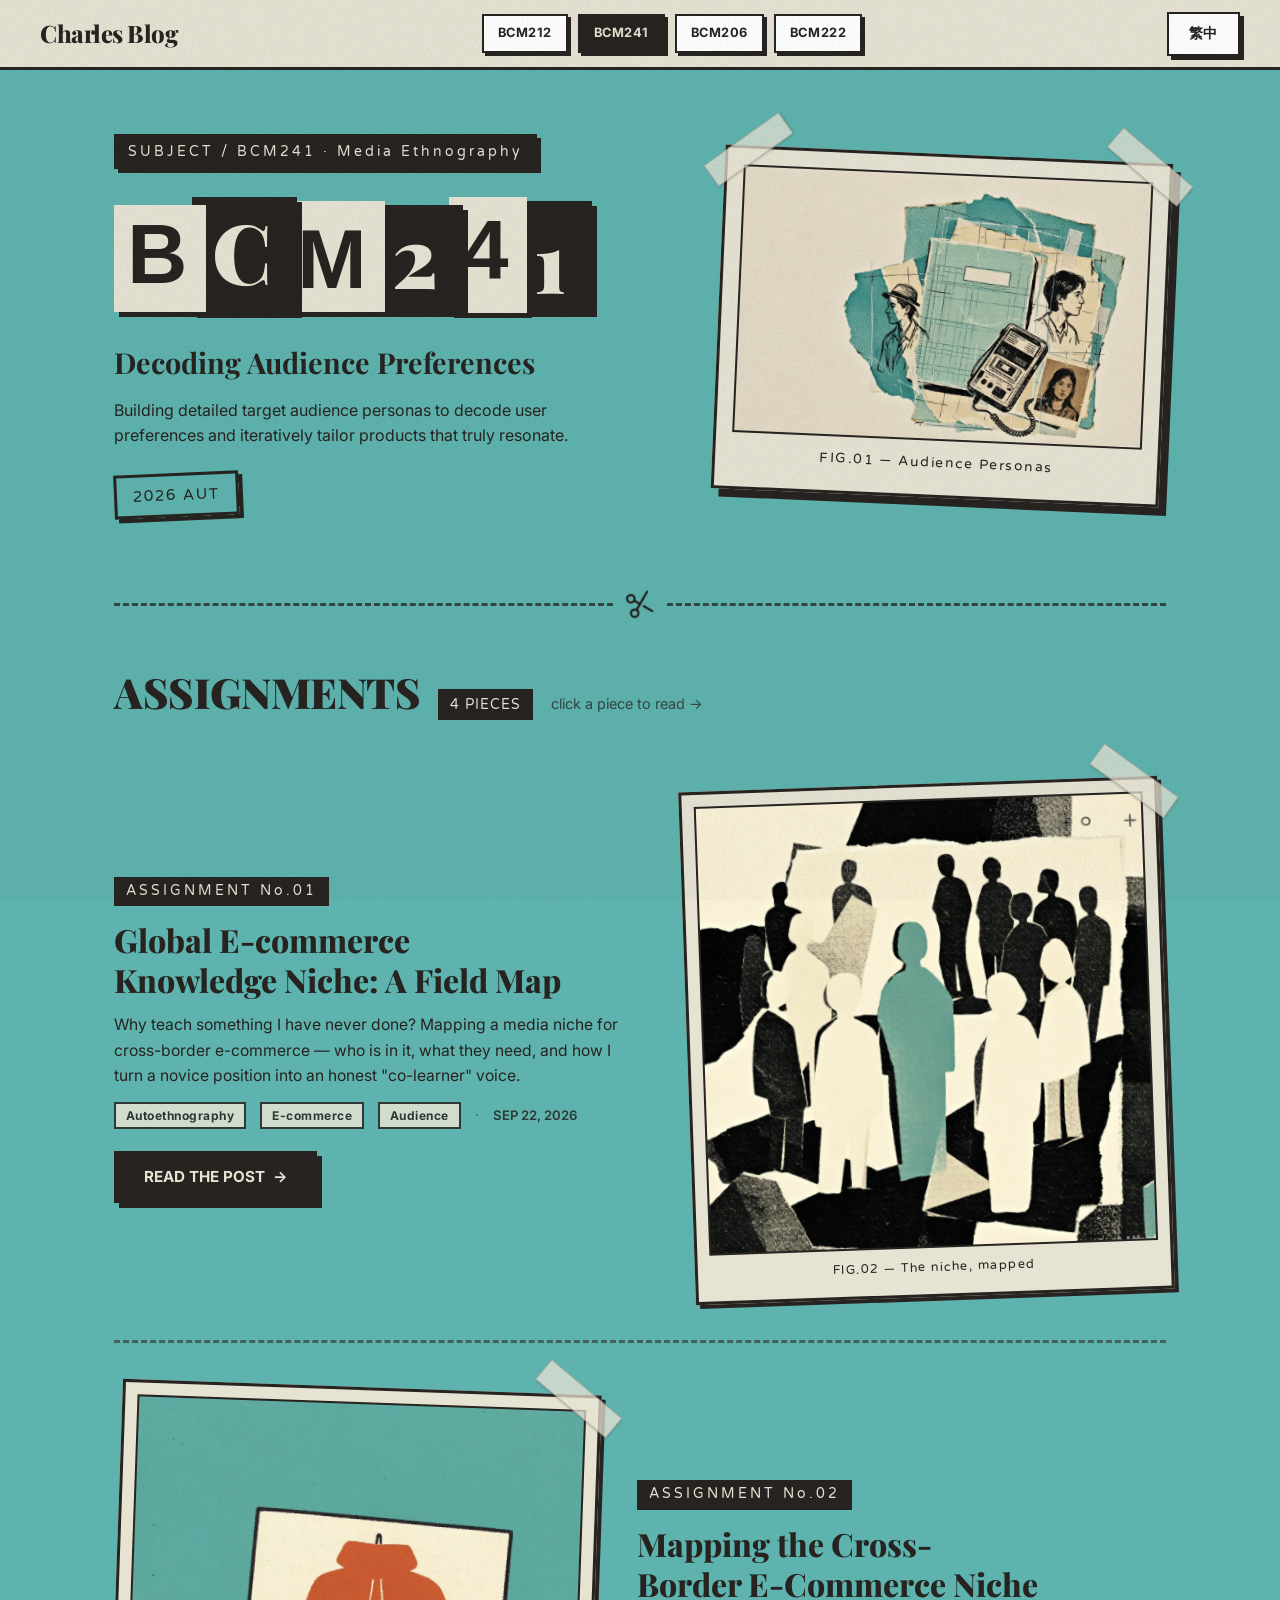
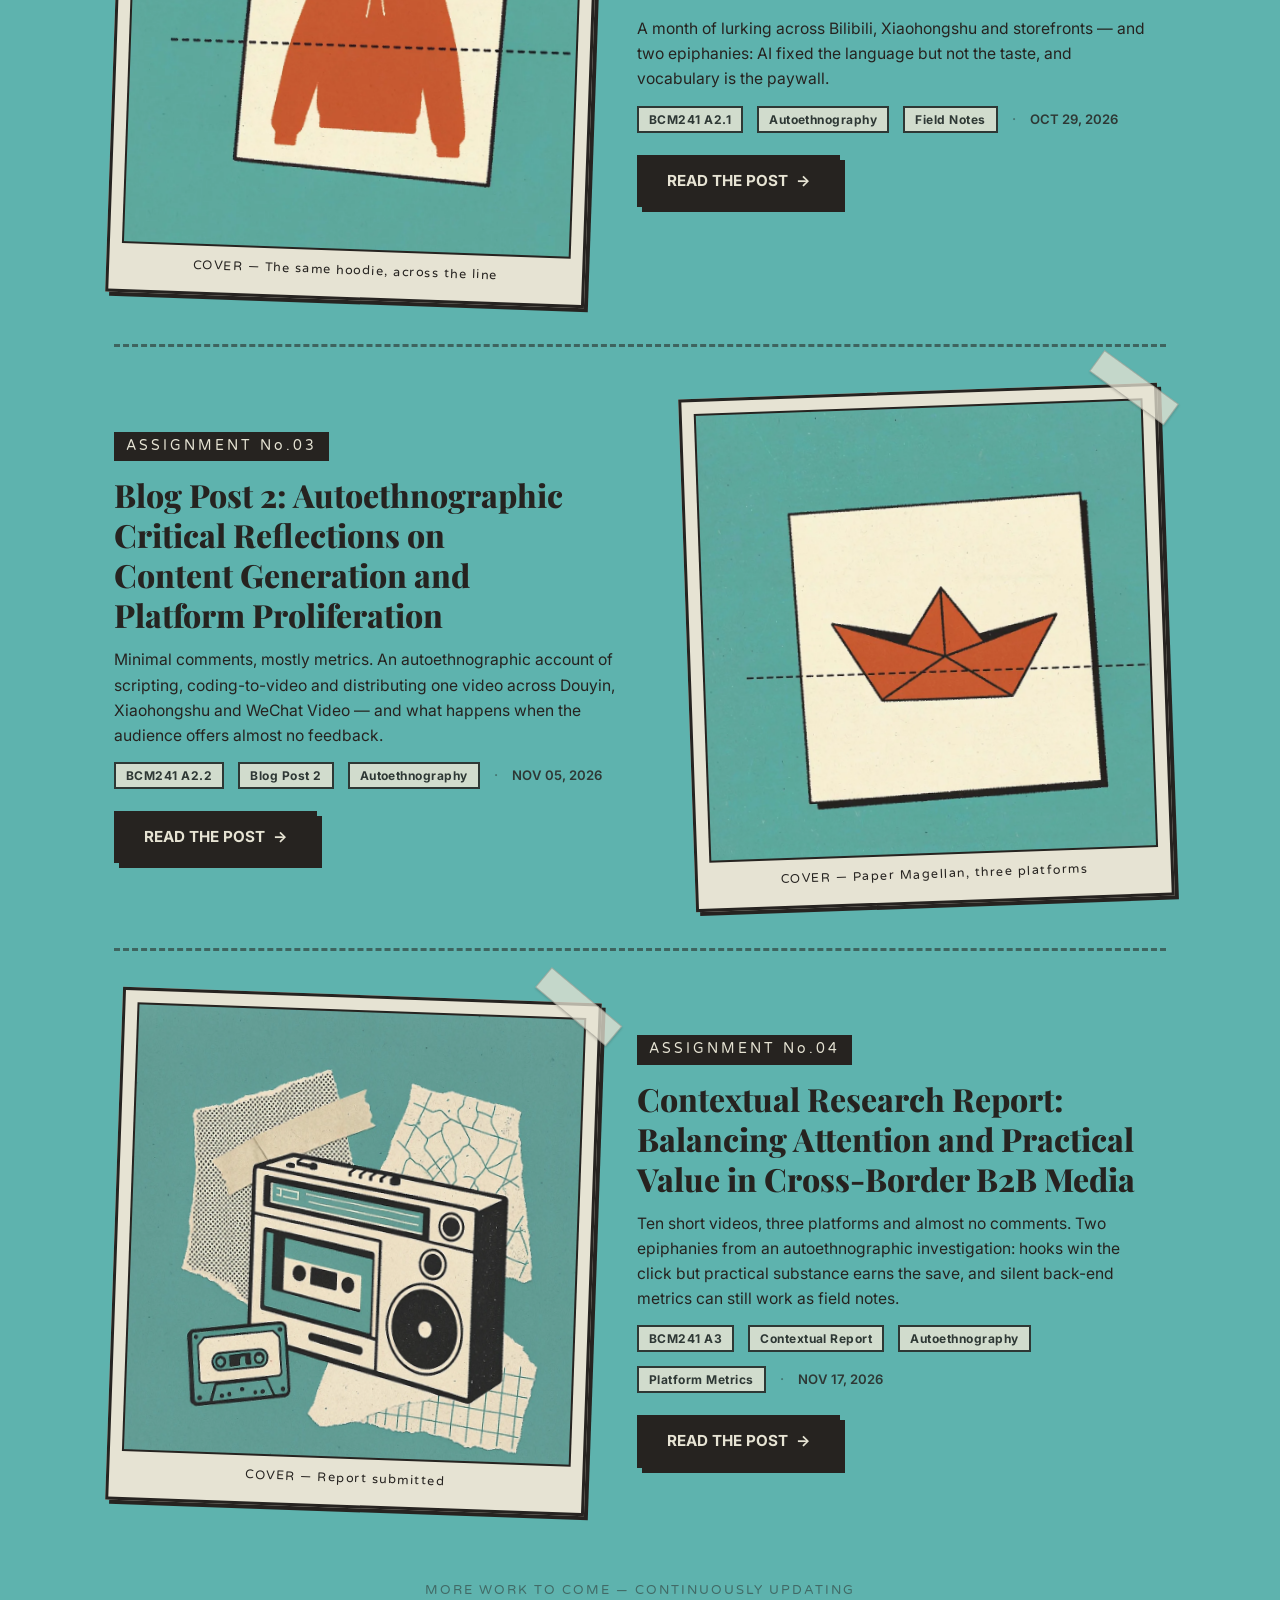
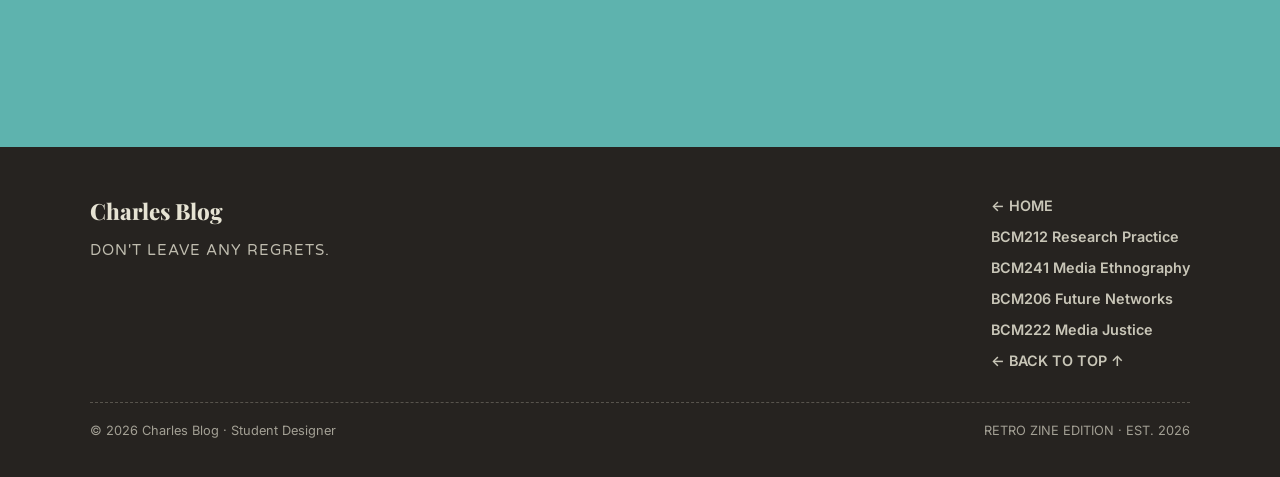
<file: subjects/bcm241.html>
<!DOCTYPE html>
<html lang="en">
<head>
    <meta charset="UTF-8">
    <meta name="viewport" content="width=device-width, initial-scale=1.0">
    <meta name="description" content="BCM241 Media Ethnography — Charles Blog subject archive.">
    <title>BCM241 Media Ethnography — Charles Blog</title>

    <link rel="preconnect" href="https://fonts.googleapis.com">
    <link rel="preconnect" href="https://fonts.gstatic.com" crossorigin>
    <link href="https://fonts.googleapis.com/css2?family=Inter:wght@400;500;600;700&family=Playfair+Display:wght@700;800;900&family=Varela+Round&display=swap" rel="stylesheet">

    <link rel="stylesheet" href="../shared.css">
    <link rel="stylesheet" href="../subjects.css">
    <script>window.CURRENT_SUBJECT = 'BCM241';</script>
</head>
<body data-subject="bcm241">
    <div class="texture-overlay" aria-hidden="true"></div>

    <nav class="navbar" role="navigation">
        <div class="navbar-container">
            <a href="../index.html" class="logo">Charles Blog</a>
            <div class="subject-chips"></div>
            <button class="lang-switch-btn" data-lang-switch type="button" aria-label="Switch language">
                <span class="lang-text">EN</span>
            </button>
        </div>
    </nav>

    <main class="content-area" role="main">

        <!-- HERO：科目大标题 + 科目大图 -->
        <section class="subject-hero" id="heroSection">
            <div class="zine-container">
                <div class="hero-text">
                    <span class="hero-kicker" id="heroKicker"></span>
                    <h1 class="hero-title collage-title" id="heroTitle" aria-label="BCM241"></h1>
                    <p class="hero-tagline" id="heroTagline"></p>
                    <p class="hero-desc" id="heroDesc"></p>
                    <div class="hero-term" id="heroTerm">
                        <span class="term-stamp" data-i18n="subject.term">2026 秋</span>
                    </div>
                </div>
                <figure class="hero-figure">
                    <span class="tape tl" aria-hidden="true"></span>
                    <span class="tape tr" aria-hidden="true"></span>
                    <img id="heroImage" fetchpriority="high" src="" alt="">
                    <figcaption id="heroCaption"></figcaption>
                </figure>
            </div>
        </section>

        <!-- 剪刀虚线分割（与主页同款 SVG 图标） -->
        <div class="scissor-divider" aria-hidden="true">
            <svg class="scissor-icon" viewBox="0 0 24 24" fill="none" stroke="currentColor"
                 stroke-width="1.8" stroke-linecap="round" stroke-linejoin="round">
                <circle cx="6" cy="6" r="3"></circle>
                <circle cx="6" cy="18" r="3"></circle>
                <line x1="20" y1="4" x2="8.12" y2="15.88"></line>
                <line x1="14.47" y1="14.48" x2="20" y2="20"></line>
                <line x1="8.12" y1="8.12" x2="12" y2="12"></line>
            </svg>
        </div>

        <!-- 作業索引（BCM241 已上線第一份真實作業，依「還原方式 A」取消隱藏）
             其餘三科仍維持 hidden + data-articles-hidden 的隱藏狀態 -->
        <section class="assignments-section" data-articles-hidden>
            <div class="zine-container">
                <div class="section-head">
                    <h2 class="section-title" data-i18n="subject.sectionTitle">ASSIGNMENTS</h2>
                    <span class="section-count" id="assignmentCount"></span>
                    <span class="section-note" data-i18n="subject.sectionNote">click a piece to read →</span>
                </div>
                <div id="assignmentList"></div>
            </div>
        </section>

        <!-- 索引上線後，這行小字降級為列表**收尾語**（文案由 subject-page.js 換掉）。
             ⚠️ 必須排在 .assignments-section **之後** —— 排在前面會卡在 hero 與索引
             之間、把「作業索引」整塊往下推（第二十六階段修正；BCM206/212 本來就是
             這個順序，BCM241 漏改）。只有索引仍 hidden 的科目（BCM222）才把這行
             留在原位當「即將上線」的說明。 -->
        <section class="assignments-note-section">
            <div class="zine-container">
                <p class="assignments-note" data-i18n="subject.updating">持續更新中 — 更多作品即將上線</p>
            </div>
        </section>

    </main>

    <footer class="site-footer">
        <div class="footer-inner">
            <div>
                <a class="footer-logo" href="../index.html">Charles Blog</a>
                <p class="footer-tagline" data-i18n="footer.tagline">DON'T LEAVE ANY REGRETS.</p>
            </div>
            <nav class="footer-links"></nav>
        </div>
        <div class="footer-meta">
            <span data-i18n="footer.credit">© 2026 Charles Blog · Student Designer</span>
            <span data-i18n="footer.edition">RETRO ZINE EDITION · EST. 2026</span>
        </div>
    </footer>

    <script src="../i18n.js"></script>
    <script src="../content.js"></script>
    <script src="../shared.js"></script>
    <script src="../subject-page.js"></script>
</body>
</html>
</file>
<file: styles.css>
/* ====================================
   Charles Blog - 复古独立杂志风格
   第一阶段：全局骨架与导航栏
   ==================================== */

/* ===== CSS 全局变量定义 ===== */
:root {
    /* 核心色彩系统 */
    --bg-teal: #5EB3AE;           /* 复古松石青 - 主背景色 */
    --dark-frame: #262320;        /* 暖调曜石黑 - 边框、阴影、主文本 */
    --cream-white: #E6E3D3;       /* 做旧奶油白 - 卡片、导航栏底色 */
    
    /* 字体家族 */
    --font-ui: 'Inter', -apple-system, BlinkMacSystemFont, 'Segoe UI', sans-serif;
    --font-display: 'Playfair Display', Georgia, 'Times New Roman', serif;
    
    /* 边框与阴影规范 */
    --border-thick: 3px solid var(--dark-frame);
    --border-medium: 2px solid var(--dark-frame);
    --shadow-hard: 4px 4px 0px var(--dark-frame);
    --shadow-pressed: 0px 0px 0px var(--dark-frame);
    
    /* 导航栏高度 */
    --navbar-height: 70px;
}

/* ===== 全局重置与基础样式 ===== */
*,
*::before,
*::after {
    margin: 0;
    padding: 0;
    box-sizing: border-box;
}

html {
    font-size: 16px;
    scroll-behavior: smooth;
}

body {
    font-family: var(--font-ui);
    background-color: var(--bg-teal);
    color: var(--dark-frame);
    line-height: 1.6;
    min-height: 100vh;
    overflow-x: hidden;
    position: relative;
}

/* ===== 纸张肌理效果 ===== */
.texture-overlay {
    position: fixed;
    top: 0;
    left: 0;
    width: 100%;
    height: 100%;
    pointer-events: none;
    z-index: 9999;
    opacity: 0.15;
    mix-blend-mode: multiply; /* 正片叠底，让噪点融入背景 */
    
    /* SVG 噪点纹理 - 模拟复古纸张质感 */
    background-image: url("data:image/svg+xml,%3Csvg viewBox='0 0 400 400' xmlns='http://www.w3.org/2000/svg'%3E%3Cfilter id='noiseFilter'%3E%3CfeTurbulence type='fractalNoise' baseFrequency='0.9' numOctaves='4' stitchTiles='stitch'/%3E%3C/filter%3E%3Crect width='100%25' height='100%25' filter='url(%23noiseFilter)'/%3E%3C/svg%3E");
    background-repeat: repeat;
}

/* ===== 主内容容器 ===== */
.main-wrapper {
    width: 100%;
    min-height: 100vh;
    position: relative;
}

/* ===== 顶部导航栏 ===== */
.navbar {
    position: fixed;
    top: 0;
    left: 0;
    right: 0;
    width: 100%;
    height: calc(var(--navbar-height) + env(safe-area-inset-top, 0px));
    background-color: var(--cream-white);
    border-bottom: var(--border-thick);
    z-index: 1000;
    display: flex;
    align-items: center;
    /* 刘海屏/手机浏览器地址栏收缩时，顶部留出安全区，避免被状态栏遮住 */
    padding: calc(20px + env(safe-area-inset-top, 0px)) 40px 20px;
    box-sizing: border-box;
}

.navbar-container {
    width: 100%;
    display: flex;
    justify-content: space-between;
    align-items: center;
    gap: 12px;
    flex-wrap: nowrap;
}

/* Logo 样式 */
.logo {
    font-family: var(--font-display);
    font-size: 1.75rem;
    font-weight: 800;
    color: var(--dark-frame);
    text-decoration: none;
    letter-spacing: -0.02em;
    transition: opacity 0.2s ease;
    /* 极限窄屏：允许收缩并省略，避免与语言按钮重叠 */
    flex: 0 1 auto;
    min-width: 0;
    overflow: hidden;
    text-overflow: ellipsis;
    white-space: nowrap;
}

.logo:hover {
    opacity: 0.7;
}

/* 右侧操作区域 */
.nav-actions {
    display: flex;
    align-items: center;
    gap: 16px;
    /* 语言按钮优先保证完整可见，不参与收缩 */
    flex: 0 0 auto;
}

/* 语言切换按钮 - 复古立体按键样式 */
.lang-switch-btn {
    background-color: #FFFFFF;
    border: var(--border-medium);
    padding: 12px 24px; /* 增加内边距，让按键更宽阔 */
    font-family: var(--font-ui);
    font-size: 0.95rem;
    font-weight: 700; /* 加粗字体 */
    color: var(--dark-frame);
    cursor: pointer;
    position: relative;
    transition: transform 0.1s ease;
    box-shadow: var(--shadow-hard);
}

/* 悬停状态 */
.lang-switch-btn:hover {
    background-color: var(--cream-white);
}

/* 按下状态 - 模拟物理按键下压 */
.lang-switch-btn:active,
.lang-switch-btn.pressed {
    transform: translate(4px, 4px);
    box-shadow: var(--shadow-pressed);
}

/* 当前语言为繁体中文时，按钮反色显示（提示已切换） */
.lang-switch-btn[data-current-lang="zh"] {
    background-color: var(--dark-frame);
    color: var(--cream-white);
}
.lang-switch-btn[data-current-lang="zh"]:hover {
    background-color: #3a3630;
}

/* 按钮文本 */
.lang-text {
    display: block;
    letter-spacing: 0.05em;
}

/* ===== 主内容区域 ===== */
.content-area {
    padding-top: calc(var(--navbar-height) + env(safe-area-inset-top, 0px));
    min-height: calc(100vh - var(--navbar-height));
}

/* ===== 英雄区：手工剪报拼贴风格 ===== */
.hero-section {
    min-height: 70vh;
    display: flex;
    align-items: center;
    justify-content: center;
    padding: 0 5vw;
    /* 字母掉落动画起手从上方进入，需留出溢出空间，
       否则手机端初始帧会被导航栏/容器边缘裁掉 */
    overflow: visible;
}

.hero-content {
    display: flex;
    flex-direction: column;
    align-items: center;
    text-align: center;
    position: relative;
}

/* 拼贴大标题容器 */
.collage-title {
    display: inline-flex;
    align-items: center;
    justify-content: center;
    flex-wrap: wrap;
    margin: 0 -8px; /* 负外边距让字母挤压重叠 */
}

/* ===== 外层包裹器：专职工场动画 ===== */
.letter-wrapper {
    display: inline-block;
    animation: chaotic-drop 0.9s cubic-bezier(0.2, 0.7, 0.3, 1.1) forwards;
    opacity: 0;
}

/* 硬编码乱序延迟（转移到外层） */
.letter-wrapper:nth-child(1) { animation-delay: 0.20s; } /* C */
.letter-wrapper:nth-child(2) { animation-delay: 0.35s; } /* H */
.letter-wrapper:nth-child(3) { animation-delay: 0.00s; } /* A - 最先掉落 */
.letter-wrapper:nth-child(4) { animation-delay: 0.15s; } /* R */
.letter-wrapper:nth-child(5) { animation-delay: 0.40s; } /* L - 最后掉落 */
.letter-wrapper:nth-child(6) { animation-delay: 0.08s; } /* E */
.letter-wrapper:nth-child(7) { animation-delay: 0.28s; } /* S */

/* 乱序物理掉落关键影格（外层：仅负责位移和缩放） */
@keyframes chaotic-drop {
    0% {
        opacity: 0;
        transform: translateY(-80px) scale(1.4);
    }
    70% {
        opacity: 1;
        transform: translateY(4px) scale(0.96);
    }
    100% {
        opacity: 1;
        transform: translateY(0) scale(1);
    }
}

/* ===== 内层字母：专职静态倾斜与 Hover 交互 ===== */
/* 每个字母的基础样式 */
.letter {
    display: inline-block;
    font-size: clamp(5rem, 12vw, 10rem); /* 大幅增加字号 */
    font-weight: 900;
    line-height: 1;
    position: relative;
    /* 应用静态倾斜 */
    transform: rotate(var(--rot));
    /* 默认阴影 */
    box-shadow: 6px 6px 0px var(--dark-frame);
    /* 丝滑过渡效果 */
    transition: transform 0.4s cubic-bezier(0.25, 1, 0.5, 1), 
                box-shadow 0.4s cubic-bezier(0.25, 1, 0.5, 1);
}

/* 悬停效果 - 轻微上浮 */
.letter:hover {
    transform: translateY(-6px) scale(1.05) rotate(var(--rot));
    box-shadow: 10px 10px 0px var(--dark-frame);
}

/* 字体混搭：奇数=粗犷无衬线黑体，偶数=优雅衬线体 */
.letter-1 { /* C - 无衬线黑体 */
    font-family: 'Impact', 'Arial Black', sans-serif;
    background: #E6E3D3;
    color: #262320;
    padding: 8px 28px 18px 16px; /* 放大内边距 */
    margin-left: -20px; /* 放大错位 */
    z-index: 7;
}

.letter-2 { /* H - 衬线体 */
    font-family: 'Playfair Display', Georgia, serif;
    font-weight: 900;
    background: #262320;
    color: #E6E3D3;
    padding: 12px 24px 8px 32px; /* 放大内边距 */
    margin-left: -20px; /* 放大错位 */
    z-index: 6;
}

.letter-3 { /* A - 无衬线黑体 */
    font-family: 'Impact', 'Arial Black', sans-serif;
    background: #E6E3D3;
    color: #262320;
    padding: 16px 20px 12px 36px; /* 放大内边距 */
    margin-left: -24px; /* 放大错位 */
    z-index: 5;
}

.letter-4 { /* R - 衬线体 */
    font-family: 'Playfair Display', Georgia, serif;
    font-weight: 900;
    background: #262320;
    color: #E6E3D3;
    padding: 10px 32px 16px 12px; /* 放大内边距 */
    margin-left: -18px; /* 放大错位 */
    z-index: 4;
}

.letter-5 { /* L - 无衬线黑体 */
    font-family: 'Impact', 'Arial Black', sans-serif;
    background: #E6E3D3;
    color: #262320;
    padding: 18px 16px 8px 28px; /* 放大内边距 */
    margin-left: -26px; /* 放大错位 */
    z-index: 3;
}

.letter-6 { /* E - 衬线体 */
    font-family: 'Playfair Display', Georgia, serif;
    font-weight: 900;
    background: #262320;
    color: #E6E3D3;
    padding: 12px 36px 18px 10px; /* 放大内边距 */
    margin-left: -22px; /* 放大错位 */
    z-index: 2;
}

.letter-7 { /* S - 无衬线黑体 */
    font-family: 'Impact', 'Arial Black', sans-serif;
    background: #E6E3D3;
    color: #262320;
    padding: 8px 26px 16px 22px; /* 放大内边距 */
    margin-left: -20px; /* 放大错位 */
    z-index: 1;
}

/* 副标题样式 */
.subtitle {
    font-family: 'Varela Round', var(--font-ui);
    font-size: clamp(1.5rem, 5vw, 3rem);
    color: var(--cream-white);
    letter-spacing: 4px;
    margin-top: 40px;
    font-weight: 400;
    display: inline-block;
    /* 打字揭示动画 - 在大标题完成后启动 */
    animation: wipe-reveal 1.2s ease-out 1.0s forwards;
    opacity: 0;
    clip-path: inset(0 100% 0 0);
}

/* 打字揭示动画 */
@keyframes wipe-reveal {
    0% {
        clip-path: inset(0 100% 0 0);
        opacity: 1;
    }
    100% {
        clip-path: inset(0 0 0 0);
        opacity: 1;
    }
}

/* 打字机游标效果 */
.subtitle::after {
    content: '|';
    color: var(--cream-white);
    animation: blink 1s step-end infinite;
    margin-left: 4px;
    font-weight: 400;
}

/* 游标闪烁动画 */
@keyframes blink {
    0%, 50% {
        opacity: 1;
    }
    51%, 100% {
        opacity: 0;
    }
}

/* ===== 科目导航按钮 ===== */
.subject-buttons {
    display: flex;
    justify-content: center;
    align-items: center;
    gap: 24px;
    flex-wrap: wrap;
    margin-top: 80px; /* 大幅增加间距，确保留白充足 */
}

.subject-btn {
    background-color: var(--cream-white);
    color: var(--dark-frame);
    border: 2px solid var(--dark-frame);
    padding: 12px 32px;
    font-family: var(--font-ui);
    font-size: 1rem;
    font-weight: 700;
    cursor: pointer;
    position: relative;
    transition: transform 0.15s ease, background-color 0.2s ease;
    box-shadow: 5px 5px 0px var(--dark-frame);
    /* 科目入口现为 <a> 链接（第二阶段改造），保持按键外观 */
    display: inline-block;
    text-decoration: none;
    line-height: 1.4;
    /* 上浮淡入动画 - 仅首屏加载播放一次 */
    /* 说明：动画只挂在 .is-entering（JS 首屏加、播完即移除），
       语言切换重绘按钮时不会再挂上，因此不会重复播放入场动画。 */
    opacity: 1;
}

.subject-buttons.is-entering .subject-btn {
    opacity: 0;
    animation: fade-up 0.5s ease-out 2.0s forwards;
}

/* 上浮淡入动画 */
@keyframes fade-up {
    0% {
        opacity: 0;
        transform: translateY(15px);
    }
    100% {
        opacity: 1;
        transform: translateY(0);
    }
}

/* 悬停状态 */
.subject-btn:hover {
    background-color: #FFFFFF;
    cursor: pointer;
}

/* 按下状态 - 物理下压效果 */
.subject-btn:active {
    transform: translate(5px, 5px);
    box-shadow: 0px 0px 0px var(--dark-frame);
}

/* ===== 响应式设计 ===== */

@media (max-width: 768px) {
    .navbar-container {
        padding: 0 20px;
    }
    
    .logo {
        font-size: 1.4rem;
    }
    
    .lang-switch-btn {
        padding: 8px 16px;
        font-size: 0.85rem;
    }
    
    /* 英雄区响应式调整 */
    .hero-section {
        min-height: 60vh;
    }
    
    /* 移动端字母调整 */
    .letter {
        font-size: clamp(3.5rem, 10vw, 6rem);
    }
    
    .letter-1, .letter-3, .letter-5, .letter-7 {
        padding: 6px 18px 12px 12px;
        margin-left: -14px;
    }
    
    .letter-2, .letter-4, .letter-6 {
        padding: 10px 16px 6px 20px;
        margin-left: -14px;
    }
    
    .subtitle {
        margin-top: 30px;
        letter-spacing: 3px;
    }
    
    /* 科目按钮响应式 */
    .subject-buttons {
        gap: 16px;
        margin-top: 60px; /* 平板端保持充足间距 */
    }
    
    .subject-btn {
        padding: 10px 24px;
        font-size: 0.9rem;
    }
}

@media (max-width: 480px) {
    :root {
        --navbar-height: 60px;
    }
    
    .logo {
        font-size: 1.2rem;
    }
    
    .lang-switch-btn {
        padding: 6px 12px;
        font-size: 0.8rem;
    }

    /* 英雄区移动端优化：min-height 兜底 + 垂直居中，
       内容偏高时自动撑开而非裁切，方格始终落在首屏内 */
    .hero-section {
        min-height: calc(50vh + 40px);
        padding: 24px 8vw;
        overflow: visible;
    }

    /* 移动端掉落初始偏移/缩放收小，避免顶部与两侧被裁 */
    @keyframes chaotic-drop {
        0% {
            opacity: 0;
            transform: translateY(-36px) scale(1.1);
        }
        70% {
            opacity: 1;
            transform: translateY(4px) scale(0.96);
        }
        100% {
            opacity: 1;
            transform: translateY(0) scale(1);
        }
    }

    /* 画布与内容区允许字母溢出显示（initial 帧不被裁剪） */
    .content-area { overflow-x: hidden; overflow-y: visible; }
    
    .collage-title {
        margin: 0 -2px;
    }
    
    /* 移动端字母进一步缩小 */
    .letter {
        font-size: clamp(2.5rem, 8vw, 4.5rem);
    }
    
    .letter-1, .letter-3, .letter-5, .letter-7 {
        padding: 4px 14px 8px 8px;
        margin-left: -10px;
    }
    
    .letter-2, .letter-4, .letter-6 {
        padding: 6px 12px 4px 14px;
        margin-left: -10px;
    }
    
    .subtitle {
        margin-top: 20px;
        letter-spacing: 2px;
    }
    
    /* 科目按钮移动端优化 */
    .subject-buttons {
        gap: 12px;
        margin-top: 32px; /* 移动端保持适当间距 */
        flex-direction: column;
        align-items: center;
    }
    
    .subject-btn {
        padding: 10px 20px;
        font-size: 0.85rem;
        width: 100%;
        max-width: 280px;
        /* 移动端：hero(50vh 居中) 与剪刀分割线之间补足间距，
           避免方格按钮压到虚线上 */
        margin-bottom: 24px;
    }
    .scissor-divider { margin-top: 8px; }
}

/* 极限窄屏（<=360px，或系统字体放大导致等效宽度更小）：
   导航在最小宽度下仍要单行且不重叠 —— 收字号 + 收紧间距 + 缩短内边距 */
@media (max-width: 360px) {
    .navbar { padding: calc(14px + env(safe-area-inset-top, 0px)) 12px 14px; }
    .navbar-container { gap: 8px; }
    .logo { font-size: 1rem; }
    .nav-actions { gap: 8px; }
    .lang-switch-btn { padding: 5px 10px; font-size: 0.74rem; }
    .zine-container { padding: 0 12px; }
    .subject-btn { font-size: 0.8rem; padding: 9px 16px; }
    .subtitle { font-size: 0.95rem; letter-spacing: 1px; }
}

/* ====================================
   第五阶段：About Me + 联系信息页脚
   ==================================== */

/* ===== 剪裁分割线（与其他页共用视觉母题） ===== */
.scissor-divider {
    display: flex;
    align-items: center;
    gap: 12px;
    max-width: 1100px;
    margin: 0 auto;
    padding: 0 24px;
    color: var(--dark-frame);
}

.scissor-divider::before,
.scissor-divider::after {
    content: '';
    flex: 1;
    border-top: 3px dashed var(--dark-frame);
    opacity: 0.75;
}

.scissor-divider .scissor-icon {
    width: 30px;
    height: 30px;
    flex: 0 0 auto;
    transform: rotate(-15deg);
}

/* ===== 胶带贴角 ===== */
.tape {
    position: absolute;
    width: 92px;
    height: 26px;
    background: rgba(230, 227, 211, 0.75);
    border: 1px solid rgba(38, 35, 32, 0.25);
    box-shadow: 1px 1px 2px rgba(38, 35, 32, 0.2);
    z-index: 3;
}

.tape.tl { top: -12px; left: -26px; transform: rotate(-38deg); }
.tape.tr { top: -12px; right: -26px; transform: rotate(38deg); }

/* ===== About Me 区块 ===== */
.about-section {
    padding: 90px 0 110px;
}

.about-grid {
    max-width: 1100px;
    margin: 0 auto;
    padding: 0 24px;
    display: grid;
    grid-template-columns: 340px 1fr;
    gap: 70px;
    align-items: start;
}

/* 左侧：拍立得人像 */
.about-figure {
    position: relative;
    background: #FFFFFF;
    border: var(--border-thick);
    padding: 16px 16px 20px;
    box-shadow: var(--shadow-hard);
    transform: rotate(-2.5deg);
    margin: 14px 10px 0;
    transition: transform 0.4s cubic-bezier(0.25, 1, 0.5, 1), box-shadow 0.4s ease;
}

.about-figure:hover {
    transform: rotate(-0.5deg) translateY(-6px);
    box-shadow: 8px 8px 0px var(--dark-frame);
}

.about-figure img {
    display: block;
    width: 100%;
    height: auto;
    border: 2px solid var(--dark-frame);
    /* 人像自带深色背景，与站点暖黑呼应 */
    /* 显影入场期间用真实素材比例顶住位置（219×310） */
    --zine-ar: 219 / 310;
}

.about-figure figcaption {
    margin-top: 14px;
    font-family: var(--font-round, var(--font-ui));
    font-size: 0.82rem;
    font-weight: 600;
    letter-spacing: 0.12em;
    text-align: center;
    color: var(--dark-frame);
    text-transform: uppercase;
}

/* 右侧：文字 */
.about-kicker {
    display: inline-block;
    background: var(--dark-frame);
    color: var(--cream-white);
    font-family: var(--font-ui);
    font-size: 0.78rem;
    font-weight: 700;
    letter-spacing: 0.14em;
    text-transform: uppercase;
    padding: 6px 14px;
    margin-bottom: 22px;
    transform: rotate(-1deg);
    box-shadow: 3px 3px 0px rgba(38, 35, 32, 0.35);
}

/* 职衔行（紧跟 kicker，替代原大标题位置） */
.about-role {
    display: block;
    font-family: var(--font-display);
    font-weight: 800;
    font-size: 1.08rem;
    letter-spacing: 0.06em;
    color: var(--dark-frame);
    opacity: 0.78;
    margin: 0 0 8px;
}

/* 人像拍立得的相片框与说明文字别名（与 HTML 结构对应） */
.about-photo {
    display: block;
    background: var(--dark-frame);
    border: 2px solid var(--dark-frame);
    overflow: hidden;
}

.about-caption {
    margin-top: 14px;
    font-family: var(--font-round, var(--font-ui));
    font-size: 0.82rem;
    font-weight: 600;
    letter-spacing: 0.12em;
    text-align: center;
    color: var(--dark-frame);
    text-transform: uppercase;
}

.about-text p.about-para {
    font-family: var(--font-ui);
    font-size: 1rem;
    line-height: 1.85;
    color: var(--dark-frame);
    margin-top: 26px;
    max-width: 60ch;
}

.about-text p.about-para::first-letter {
    font-family: var(--font-display);
    font-size: 1.6em;
    font-weight: 800;
    margin-right: 2px;
}

/* PORTFOLIO 方格按钮（接入 Google Drive 作品集） */
.portfolio-btn {
    display: inline-flex;
    align-items: center;
    justify-content: center;
    margin-top: 36px;
    background: #FFFFFF;
    border: var(--border-medium);
    padding: 9px 26px;
    box-shadow: 3px 3px 0px var(--dark-frame);
    transform: rotate(-1.2deg);
    text-decoration: none;
    transition: transform 0.2s ease, box-shadow 0.2s ease, background-color 0.2s ease;
}

.portfolio-btn:hover {
    transform: rotate(0deg) translateY(-3px);
    box-shadow: 5px 5px 0px var(--dark-frame);
    background: var(--cream-white);
}

.portfolio-btn:active {
    transform: translate(3px, 3px);
    box-shadow: 0 0 0 var(--dark-frame);
}

.portfolio-btn .pb-main {
    font-family: var(--font-ui);
    font-size: 0.82rem;
    font-weight: 700;
    letter-spacing: 0.12em;
    text-transform: uppercase;
    color: var(--dark-frame);
}

/* ===== 页脚（含联系信息） ===== */
.site-footer {
    margin-top: 40px;
    background-color: var(--dark-frame);
    color: var(--cream-white);
    border-top: var(--border-thick);
    padding: 52px 40px 34px;
}

.footer-inner {
    max-width: 1100px;
    margin: 0 auto;
    display: grid;
    grid-template-columns: 1.1fr 1fr 0.8fr;
    gap: 44px;
}

.footer-logo {
    font-family: var(--font-display);
    font-size: 1.5rem;
    font-weight: 800;
    color: var(--cream-white);
    text-decoration: none;
}

/* 页脚栏目标题下方留白 */
.footer-col {
    min-width: 0;
}

.footer-col--id .footer-name {
    font-family: var(--font-display);
    font-size: 1.72rem;
    font-weight: 800;
    line-height: 1.1;
    color: var(--cream-white);
    letter-spacing: 0.02em;
}

.footer-edition {
    margin-top: 16px;
    font-family: var(--font-ui);
    font-size: 0.68rem;
    font-weight: 700;
    letter-spacing: 0.16em;
    text-transform: uppercase;
    opacity: 0.5;
}

/* 页脚链接内的回到顶部 */
.footer-links a.to-top {
    margin-top: 10px;
    opacity: 0.6;
    font-size: 0.82rem;
    letter-spacing: 0.06em;
}

.footer-meta .footer-end {
    letter-spacing: 0.14em;
    text-transform: uppercase;
    font-size: 0.68rem;
}

.footer-tagline {
    font-family: var(--font-round, var(--font-ui));
    font-size: 0.9rem;
    opacity: 0.8;
    margin-top: 8px;
    letter-spacing: 1px;
}

.footer-heading {
    font-family: var(--font-ui);
    font-size: 0.78rem;
    font-weight: 700;
    letter-spacing: 0.18em;
    text-transform: uppercase;
    opacity: 0.6;
    margin-bottom: 18px;
}

/* 联系方式：纯文字列表（无框、无底色、无链接） */
.contact-list {
    display: flex;
    flex-direction: column;
    gap: 10px;
}

.contact-item {
    display: flex;
    flex-direction: column;
    gap: 3px;
    font-family: var(--font-ui);
}

.contact-item .c-label {
    font-size: 0.64rem;
    font-weight: 700;
    letter-spacing: 0.18em;
    text-transform: uppercase;
    color: var(--cream-white);
    opacity: 0.5;
}

.contact-item .c-value {
    font-size: 0.9rem;
    font-weight: 600;
    letter-spacing: 0.02em;
    color: var(--cream-white);
    word-break: break-all;
}

/* 页脚链接 */
.footer-links {
    display: flex;
    flex-direction: column;
    gap: 8px;
}

.footer-links a {
    color: var(--cream-white);
    text-decoration: none;
    font-size: 0.9rem;
    font-weight: 600;
    opacity: 0.85;
    transition: opacity 0.2s ease, transform 0.2s ease;
    width: fit-content;
}

.footer-links a:hover { opacity: 1; transform: translateX(4px); }

/* 页脚底行 */
.footer-meta {
    max-width: 1100px;
    margin: 34px auto 0;
    padding-top: 18px;
    border-top: 1px dashed rgba(230, 227, 211, 0.4);
    font-size: 0.78rem;
    opacity: 0.65;
    display: flex;
    justify-content: space-between;
    gap: 12px;
    flex-wrap: wrap;
}

/* ===== About + 页脚 响应式 ===== */
@media (max-width: 960px) {
    .about-grid {
        grid-template-columns: 1fr;
        gap: 48px;
    }
    .about-figure {
        max-width: 300px;
        margin: 14px auto 0;
    }
    .footer-inner {
        grid-template-columns: 1fr;
        gap: 36px;
    }
}

@media (max-width: 600px) {
    .about-section { padding: 64px 0 76px; }
    .site-footer { padding: 44px 20px 28px; }
    .contact-item { width: 100%; }
}
</file>
<file: shared.css>
/* ====================================
   Charles Blog - 共享设计系统
   复古独立杂志 (Digital Zine) 风格
   所有科目页 / 文章页共用
   ==================================== */

/* ===== 设计令牌（与主页 styles.css 保持一致） ===== */
:root {
    /* 核心色彩 */
    --bg-teal: #5EB3AE;
    --dark-frame: #262320;
    --cream-white: #E6E3D3;

    /* 字体 */
    --font-ui: 'Inter', -apple-system, BlinkMacSystemFont, 'Segoe UI', sans-serif;
    --font-display: 'Playfair Display', Georgia, 'Times New Roman', serif;
    --font-round: 'Varela Round', var(--font-ui);

    /* 边框与阴影 */
    --border-thick: 3px solid var(--dark-frame);
    --border-medium: 2px solid var(--dark-frame);
    --shadow-hard: 4px 4px 0px var(--dark-frame);
    --shadow-hard-lg: 8px 8px 0px var(--dark-frame);
    --shadow-pressed: 0px 0px 0px var(--dark-frame);

    /* 布局 */
    --navbar-height: 70px;
    --content-width: 1100px;
}

/* ===== 全局重置 ===== */
*,
*::before,
*::after {
    margin: 0;
    padding: 0;
    box-sizing: border-box;
}

html {
    font-size: 16px;
    scroll-behavior: smooth;
    /* 顶部导航是固定的：锚点跳转 / 页内滚动要把内容让出导航高度，
       否则目标区块的标题会被压在导航条下面。 */
    scroll-padding-top: calc(var(--navbar-height) + 16px);
}

body {
    font-family: var(--font-ui);
    background-color: var(--bg-teal);
    color: var(--dark-frame);
    line-height: 1.6;
    min-height: 100vh;
    overflow-x: hidden;
    position: relative;
}

/* ===== 纸张肌理（与主页一致） ===== */
.texture-overlay {
    position: fixed;
    top: 0;
    left: 0;
    width: 100%;
    height: 100%;
    pointer-events: none;
    z-index: 9999;
    opacity: 0.15;
    mix-blend-mode: multiply;
    background-image: url("data:image/svg+xml,%3Csvg viewBox='0 0 400 400' xmlns='http://www.w3.org/2000/svg'%3E%3Cfilter id='noiseFilter'%3E%3CfeTurbulence type='fractalNoise' baseFrequency='0.9' numOctaves='4' stitchTiles='stitch'/%3E%3C/filter%3E%3Crect width='100%25' height='100%25' filter='url(%23noiseFilter)'/%3E%3C/svg%3E");
    background-repeat: repeat;
}

/* ===== 图片显影入场 ===== */
/* ----------------------------------------------------------------
   翻页进文章时，封面图要几百毫秒才下载完，那段时间页面还是半空的
   骨架 —— 看着像卡住。

   这里**不给整页加动画**（每次翻页都闪一层遮罩太生硬），改成让
   「图片自己」把这段空档演掉：

   · 加载中（.is-loading）：img 是奶油白的相纸底，一道缓慢来回的扫光，
     尺寸用 --zine-ar 预留（各版式按素材真实比例写死），
     所以图来的时候不会把下面的内容顶下去；
   · 加载完（.is-in）：跑一次 0.68s 的 zine-develop ——
     模糊转清晰 + 轻微缩放回落，就是照片在药水里显影的样子；
   · 缓存命中（脚本启动时图已就绪）直接落定不跑动画 ——
     不给秒开的页面凭空加一段演出。
   ---------------------------------------------------------------- */
.zine-img {
    background-color: var(--cream-white);
    background-image: linear-gradient(100deg,
            rgba(230, 227, 211, 0) 34%,
            rgba(255, 255, 255, 0.6) 50%,
            rgba(230, 227, 211, 0) 66%);
    background-size: 240% 100%;
    background-repeat: no-repeat;
}

.zine-img.is-loading {
    aspect-ratio: var(--zine-ar, 3 / 2);
    object-fit: cover;
    animation: img-sheen 1.7s ease-in-out infinite;
}

.zine-img.is-in {
    animation: zine-develop 0.68s cubic-bezier(0.22, 0.61, 0.36, 1) both;
    background-image: none;
}

/* 缓存命中：图已经在手里了，直接是清晰的样子，别再演一遍 */
.zine-img.is-instant {
    animation: none;
    background-image: none;
}

/* 扫光从右往左走一趟再回来 —— 像显影盘被轻轻晃了一下 */
@keyframes img-sheen {

    0%,
    100% {
        background-position: 0% 0;
    }

    50% {
        background-position: 100% 0;
    }
}

@keyframes zine-develop {
    0% {
        opacity: 0;
        transform: scale(1.035);
        filter: blur(10px) saturate(0.6);
    }

    55% {
        opacity: 1;
        filter: blur(2px) saturate(0.9);
    }

    100% {
        opacity: 1;
        transform: scale(1);
        filter: none;
    }
}

/* ===== 通用容器 ===== */
.zine-container {
    max-width: var(--content-width);
    margin: 0 auto;
    padding: 0 24px;
}

/* ===== 导航栏（与主页同款） ===== */
.navbar {
    position: fixed;
    top: 0;
    left: 0;
    right: 0;
    width: 100%;
    height: calc(var(--navbar-height) + env(safe-area-inset-top, 0px));
    background-color: var(--cream-white);
    border-bottom: var(--border-thick);
    z-index: 1000;
    display: flex;
    align-items: center;
    /* 刘海屏/手机浏览器顶部安全区，避免被状态栏遮挡 */
    padding: calc(12px + env(safe-area-inset-top, 0px)) 40px 12px;
    box-sizing: border-box;
}

.navbar-container {
    width: 100%;
    display: flex;
    justify-content: space-between;
    align-items: center;
    gap: 16px;
}

.logo {
    font-family: var(--font-display);
    font-size: 1.5rem;
    font-weight: 800;
    color: var(--dark-frame);
    text-decoration: none;
    letter-spacing: -0.02em;
    white-space: nowrap;
    transition: opacity 0.2s ease;
}

.logo:hover { opacity: 0.7; }

/* 科目快速切换 chips */
.subject-chips {
    display: flex;
    align-items: center;
    gap: 10px;
    flex-wrap: wrap;
}

/* 宽屏态：4 个科目 chips 横排（默认显示） */
.subject-chips-row {
    display: flex;
    align-items: center;
    gap: 10px;
}

/* 折叠态专用元素（窄屏才出现，宽屏一律隐藏） */
.subject-chips-toggle,
.subject-chips-menu { display: none; }

.subject-chips-toggle {
    align-items: center;
    gap: 8px;
    font-family: var(--font-ui);
    font-size: 0.8rem;
    font-weight: 700;
    letter-spacing: 0.04em;
    color: var(--dark-frame);
    background: #FFFFFF;
    border: var(--border-medium);
    padding: 7px 12px;
    box-shadow: 3px 3px 0px var(--dark-frame);
    cursor: pointer;
}

.subject-chips-toggle .toggle-caret {
    width: 0;
    height: 0;
    border-left: 5px solid transparent;
    border-right: 5px solid transparent;
    border-top: 6px solid var(--dark-frame);
    transition: transform 0.18s ease;
}

.subject-chips.is-open .subject-chips-toggle .toggle-caret {
    transform: rotate(180deg);
}

.subject-chips-menu {
    position: absolute;
    top: calc(100% + 10px);
    right: 0;
    z-index: 1200;
    flex-direction: column;
    align-items: stretch;
    gap: 8px;
    padding: 12px;
    background: var(--cream-white);
    border: var(--border-medium);
    box-shadow: var(--shadow-hard);
    min-width: 148px;
}

.subject-chips-menu[hidden] { display: none; }
.subject-chips-menu .subject-chip { text-align: left; }

.subject-chip {
    font-family: var(--font-ui);
    font-size: 0.8rem;
    font-weight: 700;
    letter-spacing: 0.04em;
    color: var(--dark-frame);
    text-decoration: none;
    background: #FFFFFF;
    border: var(--border-medium);
    padding: 7px 14px;
    box-shadow: 3px 3px 0px var(--dark-frame);
    transition: transform 0.12s ease, box-shadow 0.12s ease, background-color 0.2s ease;
    white-space: nowrap;
}

.subject-chip:hover { background-color: var(--cream-white); }

.subject-chip:active,
.subject-chip.pressed {
    transform: translate(3px, 3px);
    box-shadow: var(--shadow-pressed);
}

/* 当前科目高亮 */
.subject-chip.active {
    background: var(--dark-frame);
    color: var(--cream-white);
}

/* ===== 语言切换按钮（复古立体按键，与主页同款） ===== */
.lang-switch-btn {
    background-color: #FFFFFF;
    border: var(--border-medium);
    padding: 9px 20px;
    min-height: 44px;      /* 触控目标下限 */
    font-family: var(--font-ui);
    font-size: 0.9rem;
    font-weight: 700;
    color: var(--dark-frame);
    cursor: pointer;
    position: relative;
    letter-spacing: 0.05em;
    box-shadow: 4px 4px 0px var(--dark-frame);
    transition: transform 0.1s ease, box-shadow 0.1s ease, background-color 0.2s ease;
    white-space: nowrap;
}

.lang-switch-btn:hover { background-color: var(--cream-white); }

.lang-switch-btn:active,
.lang-switch-btn.pressed {
    transform: translate(4px, 4px);
    box-shadow: var(--shadow-pressed);
}

.lang-switch-btn .lang-text { display: block; }

/* 切到中文时按钮标识为按下态，视觉上提示当前语言 */
.lang-switch-btn[data-current-lang="zh"] {
    background-color: var(--dark-frame);
    color: var(--cream-white);
}
.lang-switch-btn[data-current-lang="zh"]:hover { background-color: #3a3630; }

/* 导航右侧操作区 */
.nav-actions {
    display: flex;
    align-items: center;
    gap: 10px;
}

/* ===== 主内容区 ===== */
.content-area {
    padding-top: calc(var(--navbar-height) + env(safe-area-inset-top, 0px));
    min-height: calc(100vh - var(--navbar-height));
}

/* ===== 拼贴小标题（科目页 HERO 用，与大标题同源的字体混搭） ===== */
.collage-title { display: inline-flex; align-items: flex-end; }

.letter-block {
    display: inline-block;
    font-size: clamp(2.6rem, 6.5vw, 5.2rem);
    font-weight: 900;
    line-height: 1;
    transform: rotate(var(--rot, 0deg));
    box-shadow: 5px 5px 0px var(--dark-frame);
    animation: chaotic-drop 0.9s cubic-bezier(0.2, 0.7, 0.3, 1.1) forwards;
    opacity: 0;
    animation-delay: var(--delay, 0s);
    transition: transform 0.4s cubic-bezier(0.25, 1, 0.5, 1),
                box-shadow 0.4s cubic-bezier(0.25, 1, 0.5, 1);
}

.letter-block:hover {
    transform: translateY(-6px) scale(1.05) rotate(var(--rot, 0deg));
    box-shadow: 9px 9px 0px var(--dark-frame);
}

/* 奇数位：粗黑体 / 偶数位：衬线体，交替正负色（同 CHARLES 拼贴逻辑） */
.letter-block.odd {
    font-family: 'Impact', 'Arial Black', sans-serif;
    background: var(--cream-white);
    color: var(--dark-frame);
}
.letter-block.even {
    font-family: var(--font-display);
    background: var(--dark-frame);
    color: var(--cream-white);
}

@keyframes chaotic-drop {
    0%   { opacity: 0; transform: translateY(-70px) scale(1.35); }
    70%  { opacity: 1; transform: translateY(4px) scale(0.96); }
    100% { opacity: 1; transform: translateY(0) scale(1); }
}

/* ===== 复古按键按钮（物理下压） ===== */
.zine-btn {
    display: inline-flex;
    align-items: center;
    justify-content: center;
    gap: 8px;
    background-color: var(--cream-white);
    color: var(--dark-frame);
    border: var(--border-medium);
    padding: 12px 28px;
    font-family: var(--font-ui);
    font-size: 0.95rem;
    font-weight: 700;
    text-decoration: none;
    cursor: pointer;
    box-shadow: 5px 5px 0px var(--dark-frame);
    transition: transform 0.12s ease, box-shadow 0.12s ease, background-color 0.2s ease;
    user-select: none;
    min-height: 44px; /* 触控目标下限 */
}

.zine-btn:hover { background-color: #FFFFFF; }

.zine-btn:active,
.zine-btn.pressed {
    transform: translate(5px, 5px);
    box-shadow: var(--shadow-pressed);
}

.zine-btn.primary {
    background-color: var(--dark-frame);
    color: var(--cream-white);
}
.zine-btn.primary:hover { background-color: #3a3630; }

.zine-btn:focus-visible,
.subject-chip:focus-visible,
a:focus-visible,
button:focus-visible,
input:focus-visible,
textarea:focus-visible {
    outline: 3px dashed var(--dark-frame);
    outline-offset: 3px;
}

/* ===== 剪裁分割线（剪刀虚线，杂志感） ===== */
.scissor-divider {
    display: flex;
    align-items: center;
    gap: 12px;
    margin: 0 auto;
    max-width: var(--content-width);
    padding: 0 24px;
    color: var(--dark-frame);
}

.scissor-divider::before,
.scissor-divider::after {
    content: '';
    flex: 1;
    border-top: 3px dashed var(--dark-frame);
    opacity: 0.75;
}

.scissor-divider .scissor-icon {
    width: 30px;
    height: 30px;
    flex: 0 0 auto;
    font-size: 1.2rem;
    transform: rotate(-15deg);
}

/* ===== 胶带贴角（拍立得相框装饰） ===== */
.tape {
    position: absolute;
    width: 92px;
    height: 26px;
    background: rgba(230, 227, 211, 0.75);
    border: 1px solid rgba(38, 35, 32, 0.25);
    box-shadow: 1px 1px 2px rgba(38, 35, 32, 0.2);
    z-index: 3;
}

.tape.tl { top: -12px; left: -26px; transform: rotate(-38deg); }
.tape.tr { top: -12px; right: -26px; transform: rotate(38deg); }
.tape.bl { bottom: -12px; left: -26px; transform: rotate(38deg); }
.tape.br { bottom: -12px; right: -26px; transform: rotate(-38deg); }

/* 窄屏：相框几乎占满视窗，胶带再按 -26px 外挂就会戳出屏幕
   （虽然 body 有 overflow-x:hidden 兜底，但会在部分移动浏览器上
   造成横向可拖动 / 布局宽度计算错误）。这里把胶带收回框内。 */
@media (max-width: 900px) {
    .tape.tl { left: -8px; }
    .tape.tr { right: -8px; }
    .tape.bl { left: -8px; }
    .tape.br { right: -8px; }
}

/* ===== 滚动浮现动画 ===== */
.reveal {
    opacity: 0;
    transform: translateY(24px);
    transition: opacity 0.6s ease, transform 0.6s cubic-bezier(0.25, 1, 0.5, 1);
}

.reveal.visible {
    opacity: 1;
    transform: translateY(0);
}

/* ===== 页脚 ===== */
.site-footer {
    margin-top: 90px;
    background-color: var(--dark-frame);
    color: var(--cream-white);
    border-top: var(--border-thick);
    padding: 44px 40px 36px;
}

.footer-inner {
    max-width: var(--content-width);
    margin: 0 auto;
    display: flex;
    justify-content: space-between;
    align-items: flex-start;
    gap: 32px;
    flex-wrap: wrap;
}

.footer-logo {
    font-family: var(--font-display);
    font-size: 1.4rem;
    font-weight: 800;
    color: var(--cream-white);
    text-decoration: none;
}

.footer-tagline {
    font-family: var(--font-round);
    font-size: 0.95rem;
    opacity: 0.8;
    margin-top: 8px;
    letter-spacing: 1px;
}

.footer-links {
    display: flex;
    flex-direction: column;
    gap: 8px;
}

.footer-links a {
    color: var(--cream-white);
    text-decoration: none;
    font-size: 0.9rem;
    font-weight: 600;
    opacity: 0.85;
    transition: opacity 0.2s ease, transform 0.2s ease;
}

.footer-links a:hover { opacity: 1; transform: translateX(4px); }

.footer-meta {
    max-width: var(--content-width);
    margin: 30px auto 0;
    padding-top: 18px;
    border-top: 1px dashed rgba(230, 227, 211, 0.4);
    font-size: 0.8rem;
    opacity: 0.65;
    display: flex;
    justify-content: space-between;
    gap: 12px;
    flex-wrap: wrap;
}

/* ===== 无障碍：减少动态 ===== */
@media (prefers-reduced-motion: reduce) {
    .letter-block,
    .reveal {
        animation: none !important;
        opacity: 1 !important;
        transform: none !important;
        transition: none !important;
    }

    /* 图片不做「模糊转清晰」的显影，也不扫光 —— 直接给成品，
       只保留一次极短的淡入，避免给前庭敏感的用户制造模糊／缩放刺激 */
    .zine-img.is-loading {
        animation: none;
    }

    .zine-img.is-in {
        animation: img-fade 0.24s ease both;
    }

    @keyframes img-fade {
        from {
            opacity: 0;
        }

        to {
            opacity: 1;
        }
    }

    html { scroll-behavior: auto; }
}

/* ===== 响应式 ===== */
@media (max-width: 768px) {
    .navbar { padding: 12px 20px; }
    .logo { font-size: 1.2rem; }
    .subject-chip { padding: 5px 10px; font-size: 0.72rem; }
    .site-footer { padding: 36px 20px 30px; }
}

@media (max-width: 480px) {
    :root { --navbar-height: 62px; }
    .subject-chips { gap: 6px; }
    .zine-container { padding: 0 16px; }
}

/* 窄屏导航：折叠为「当前科目 + 点击展开小导航」，保持单行不溢出 */
@media (max-width: 600px) {
    .navbar {
        padding: calc(10px + env(safe-area-inset-top, 0px)) 14px 10px;
        height: auto;
        min-height: calc(var(--navbar-height) + env(safe-area-inset-top, 0px));
    }
    .navbar-container {
        flex-wrap: nowrap;
        gap: 8px;
    }
    .logo {
        font-size: 1.02rem;
        flex: 0 1 auto;
        min-width: 0;
        overflow: hidden;
        text-overflow: ellipsis;
        white-space: nowrap;
    }
    /* 折叠容器：只占一格宽度，作为下拉定位参照 */
    .subject-chips {
        position: relative;
        flex: 0 0 auto;
        margin-left: auto;
        flex-wrap: nowrap;
        max-width: none;
        overflow: visible;
        gap: 0;
    }
    /* 窄屏：隐藏 4 格横排，改显示折叠按钮 + 下拉小导航 */
    .subject-chips-row { display: none; }
    .subject-chips-toggle { display: inline-flex; }
    .subject-chips-menu { display: flex; }

    .subject-chip {
        font-size: 0.7rem;
        padding: 5px 10px;
        box-shadow: 2px 2px 0px var(--dark-frame);
        flex: 0 0 auto;
        text-align: left;
    }
    .lang-switch-btn {
        font-size: 0.74rem;
        padding: 6px 11px;
        min-height: 36px;
        box-shadow: 2px 2px 0px var(--dark-frame);
        flex: 0 0 auto;
    }
    .lang-switch-btn:active,
    .lang-switch-btn.pressed { transform: translate(2px, 2px); }
}

/* 极限窄屏（<=360px）：导航单行不重叠 */
@media (max-width: 360px) {
    .navbar { padding: calc(10px + env(safe-area-inset-top, 0px)) 10px 10px; }
    .navbar-container { gap: 6px; }
    .logo { font-size: 0.94rem; }
    .subject-chips-toggle { font-size: 0.72rem; padding: 6px 9px; }
    .lang-switch-btn { padding: 5px 9px; font-size: 0.7rem; }
    .zine-container { padding: 0 12px; }
}
</file>
<file: article.css>
/* ====================================
   文章页模版样式
   结构：文章头部 → 元信息 → 配图/视频 → 正文 → 页脚
   ==================================== */

/* ===== 大屏版心：文章页专用宽容器 =====
   主页/科目页用 1100px（卡片栅格需要收束），但文章页是「一篇长文 + 一组大图」，
   在宽屏上继续收束会显得全挤在中间。
   这里单开一个 1360px 的宽版心（内文 ≈1264px）：
     · 双栏正文每栏 ≈630px，正好是舒适行宽，空间被内容用满而非靠留白硬撑；
     · 不随超宽屏继续放大 —— 版心是「杂志的固定开本」，再宽的屏幕
       也只是给它更宽的桌面（青色页边），开本本身不变。
   文章页所有层级（页头 / 分割线 / 主图 / 正文 / 画廊）都用它，共用一条左右基线。 */
:root {
    --article-width: 1360px;
}

.article-shell {
    width: 100%;
    max-width: calc(var(--article-width) + 96px);
    margin: 0 auto;
    padding: 0 clamp(20px, 3.2vw, 48px);
}

/* ===== 文章头部 =====
   与正文共用同一个宽版心（±48px 边距），
   保证标题、分割线、主图、正文全部对齐同一条左右基线。 */
.article-hero > .article-shell {
    padding-top: 56px;
    padding-bottom: 20px;
}

.article-kicker {
    display: inline-flex;
    align-items: center;
    gap: 10px;
    margin-bottom: 20px;
}

.subject-backlink {
    font-family: var(--font-round);
    font-size: 0.82rem;
    letter-spacing: 2px;
    color: var(--cream-white);
    background: var(--dark-frame);
    padding: 6px 14px;
    text-decoration: none;
    box-shadow: var(--shadow-hard);
    transition: transform 0.12s ease, box-shadow 0.12s ease;
}

.subject-backlink:hover { background: #3a3630; }

.subject-backlink:active {
    transform: translate(4px, 4px);
    box-shadow: var(--shadow-pressed);
}

.assignment-kicker {
    font-family: var(--font-round);
    font-size: 0.82rem;
    letter-spacing: 2px;
    border: var(--border-medium);
    background: var(--cream-white);
    padding: 6px 14px;
}

.article-title {
    font-family: var(--font-display);
    font-size: clamp(2rem, 5vw, 3.4rem);
    font-weight: 900;
    line-height: 1.15;
    /* 大屏标题不用 20ch 硬折行（会在右侧留出大片空白），
       给到 2 行以内的合理行宽上限即可。 */
    max-width: 26ch;
    /* 两行时让两行长度接近（·37）：否则「Cross-Border E-」会把
       Commerce 单独甩到下一行，读起来像断词。 */
    text-wrap: balance;
}

/* ===== 元信息条 ===== */
.article-meta-bar {
    margin-top: 24px;
    display: flex;
    align-items: center;
    gap: 18px;
    flex-wrap: wrap;
    font-size: 0.88rem;
    font-weight: 600;
}

.article-meta-bar .meta-item {
    display: inline-flex;
    align-items: baseline;
    gap: 8px;
}

/* 纯文字标签（取代 emoji）：小号、大字距、深色底白字，像印刷品的栏目标签 */
.article-meta-bar .meta-key {
    font-family: var(--font-round);
    font-size: 0.62rem;
    letter-spacing: 2px;
    background: var(--dark-frame);
    color: var(--cream-white);
    padding: 3px 8px 4px;
    transform: translateY(-1px);
}

.article-meta-bar .divider-v {
    width: 2px;
    height: 16px;
    background: var(--dark-frame);
    opacity: 0.4;
}

/* 标签密集时（BCM206 有 6 个）整组换到下一行，与日期/作者/学号分开，
   免得挤成一条读不出层次的杂色带 */
.article-meta-bar #postTags:not(:empty) {
    flex-basis: 100%;
    margin-top: 4px;
}

/* 标签：浅描边小胶囊，安静地待在元信息栏里，不与主标题抢注意力 */
.article-meta-bar .tag {
    display: inline-block;
    font-family: var(--font-round);
    font-size: 0.7rem;
    font-weight: 700;
    letter-spacing: 0.4px;
    line-height: 1;
    padding: 5px 9px 6px;
    border: 2px solid var(--dark-frame);
    border-radius: 999px;
    background: transparent;
    color: var(--dark-frame);
    white-space: nowrap;
}

/* ===== 分割线 ===== */
.article-divider {
    border: none;
    border-top: 3px dashed var(--dark-frame);
    opacity: 0.75;
    margin: 34px 0;
}

/* ===== 主图（拍立得） =====
   开场大图但不满屏铺：封顶 900px（≈版心的 2/3），居中放置。
   再宽就会压过正文的存在感 —— 封面是「一张图」，不是整面墙。 */
.article-figure {
    position: relative;
    background: var(--cream-white);
    border: var(--border-thick);
    box-shadow: var(--shadow-hard-lg);
    padding: 14px 14px 18px;
    transform: rotate(1.4deg);
    margin: 40px auto 48px;
    width: 100%;
    max-width: 900px;
    transition: transform 0.4s cubic-bezier(0.25, 1, 0.5, 1);
}
.article-figure:hover { transform: rotate(0deg); }

.article-figure img {
    display: block;
    width: 100%;
    height: auto;
    border: var(--border-medium);
    /* 显影入场期间用真实素材比例顶住位置（1024×683），图来了不跳版面 */
    --zine-ar: 1024 / 683;
}

.article-figure figcaption {
    font-family: var(--font-round);
    font-size: 0.82rem;
    letter-spacing: 1.5px;
    margin-top: 12px;
    text-align: center;
}

/* ===== 正文 =====
   排版策略：**单栏 + 宽窄对比**（第二十九阶段起）。
   窄屏（<1100px）：单栏 660px 居中 —— 手机/平板上这是最自然的阅读流。
   大屏（≥1100px）：文字区块铺满版心（第三十阶段），图片／影片保持 660 居中。
   横向展示型区块（画廊 / 表格）铺满版心，作为版面的「跨页大图」；
   环图是示意图不是数据表，收到 860px 居中。 */
.article-body {
    width: 100%;
    max-width: calc(var(--article-width) + 96px);
    margin: 0 auto;
    padding: 0 clamp(20px, 3.2vw, 48px);
    font-size: 1.02rem;
    line-height: 1.85;
    position: relative;
}

/* 纯文字区块：收在舒适阅读宽度，居中于宽版心
   注意：这些规则必须放在各元素自身样式**之前**（源码顺序即优先级），
   否则后面的简写 `margin:` 会把这里的 auto 覆盖掉，文字就会贴到左边缘。
   .ref-item 也在组里（第十八阶段补）：漏了它会导致窄屏下文献块贴满
   版心、文字悬在居中标题左侧约 120px（用户截图实锤的错位）。
   .embed-block 同样在组里（第十九阶段）：嵌入影片盒必须和正文共用
   这条居中基线，否则窄屏下会贴满版心、比标题宽出一大截。
   .tbl-block 也在组里（第二十四阶段）：三列表格在窄屏同样要收在
   阅读宽度里居中，不能贴满版心。 */
.article-body > p,
.article-body > h2,
.article-body > h3,
.article-body > blockquote,
.article-body > .ref-item,
.article-body > .inline-figure,
.article-body > .video-block,
.article-body > .embed-block,
.article-body > .dg-block,
.article-body > .tbl-block,
.article-body > .mx-block,
.article-body > .tl-block,
.article-body > .chart-block,
.article-body > .profile-links {
    max-width: 660px;
    margin-left: auto;
    margin-right: auto;
}

.article-body p { margin-bottom: 1.4em; }

/* 三级小标题：作业里的子项（Performance Tracking 之类）。
   与 h2 的「左边框 + 衬线大字」区分开：改用小号圆润无衬线 + 加粗，
   靠字号/字重/字体拉出层级差，不打断双栏的行距节奏。
   第二十三阶段撤掉了前置短横 —— 标题文字因此直接落在公共左轨上，
   与正文段落、书目首行同一条线（原先短横占轨、文字被迫右移 27px）。 */
.article-body h3 {
    font-family: var(--font-round);
    font-size: 1.02rem;
    font-weight: 700;
    letter-spacing: 0.3px;
    margin-top: 1.6em;
    margin-bottom: 0.5em;
}

.article-body h2 {
    font-family: var(--font-display);
    font-size: 1.55rem;
    font-weight: 800;
    margin-top: 2em;
    margin-bottom: 0.7em;
    padding-left: 14px;
    border-left: 6px solid var(--dark-frame);
}

.article-body blockquote {
    margin-top: 2em;
    margin-bottom: 2em;
    /* 顶部内边距为 0：引号改为文档流内的第一个块（负 margin 上移钉住边框），
       首行文字自然落在引号盒下方 —— CJK 字形撑满 em 框、位置高，
       顶部若留 26px 会被引号盒（伸入框内 ≈48px）盖住。 */
    padding: 0 30px 24px;
    background: var(--cream-white);
    border: var(--border-medium);
    box-shadow: var(--shadow-hard);
    font-family: var(--font-display);
    font-size: 1.2rem;
    font-style: italic;
    line-height: 1.5;
    position: relative;
    /* 引用块整体不参与分栏拆分：配合下方文档流引号，
       确保分栏平衡时整块搬运、内部不产生碎片。 */
    display: flow-root;
}

/* 大屏：横向展示型区块挣脱段落限宽，铺满整个宽版心 */
.article-body > .deck-block {
    max-width: 100%;
    margin-left: auto;
    margin-right: auto;
}

/* ===== 大屏单栏版式（≥1100px）=====
   第二十九階段：撤掉双栏，全站一条阅读流。
   分栏无论「整篇一个容器」还是「每章节一个容器」，两栏都从容器顶部往下长，
   读完左半必须折返回顶部再读右半 —— 这是 multicol 的定义，调间距救不了
   （实测折返 BCM206 1736px / BCM222 1600px，`.workbuddy/_spread.mjs` 量的）。
   单栏之后，版面的密度感改由**宽窄对比**提供，而不是左右分栏：
   大屏文字铺满版心（·30），图片／影片仍收 660 居中，表格铺满版心，
   环图 860 居中，画廊本来就是全宽 —— 层级差靠宽度，不靠分栏。 */
@media (min-width: 1100px) {
    /* 开场 h2 不留 2em 悬空：正文顶部不该莫名掉下来一截 */
    .article-body > h2:first-child { margin-top: 0.2em; }

    /* ===== 第三十階段：正文鋪滿版心 + 字號上調 =====
       用戶反饋：全屏下文字擠在正中 660px 裡顯得太小，要求把文字區
       擴大到破格塊（表格）的寬度。文字類區塊全部放開限寬 ——
       p / h2 / h3 / 引用 / 文獻條目；圖 / 影片 / 嵌入**保持 660 居中**：
       媒體是「插進文字裡的一張圖」，跟著文字鋪滿會失控（16:9 影片
       鋪到 1264px 高逾 700px，一屏只剩它）。寬窄對比仍在，只是
       對比對象從「660 vs 版心」變成「媒體 660 vs 文字版心」。 */
    .article-body > p,
    .article-body > h2,
    .article-body > h3,
    .article-body > blockquote,
    .article-body > .ref-item {
        max-width: none;
    }
    /* 字號同步上調（約 +13%）：版心寬了近一倍，字不放大會顯得更稀。
       行高 1.85 不動 —— 長行配寬行距是同一組節奏。 */
    .article-body { font-size: 1.15rem; }
    .article-body h2 { font-size: 1.72rem; }
    .article-body h3 { font-size: 1.12rem; }
    .article-body blockquote { font-size: 1.32rem; }
}

/* 引号：钉在框上左上角（压住上边框形成「钉住」的观感）。
   实现必须是「文档流内 + 负 margin 上移」，不能用绝对定位 ——
   双栏分栏时 Chrome 因 break-inside:avoid 把引用块整体挪到下一栏，
   绝对定位的引号盒会被遗留在旧位置（第一栏底部渲染成白块，且中英文
   排版平衡点不同，中文必现）；流内元素随盒子一起重绘，无从孤立。 */
.article-body blockquote::before {
    content: '\201C';
    display: block;
    width: fit-content;
    margin: -22px 0 8px 20px;
    font-size: 3rem;
    line-height: 1;
    font-family: var(--font-display);
    font-weight: 900;
    color: var(--dark-frame);
    background: var(--cream-white);
    border: var(--border-medium);
    border-bottom: none;
    padding: 0 8px 2px;
}

/* 正文内嵌图片 */
.inline-figure {
    margin: 2em 0;
    background: var(--cream-white);
    border: var(--border-medium);
    box-shadow: var(--shadow-hard);
    padding: 10px 10px 12px;
    transform: rotate(-0.8deg);
}

.inline-figure:nth-of-type(even) { transform: rotate(0.8deg); }

.inline-figure img {
    display: block;
    width: 100%;
    height: auto;
    border: 2px solid var(--dark-frame);
    /* 正文插图素材比例（1024×972），显影期间顶住位置 */
    --zine-ar: 1024 / 972;
}

/* 多图共用一个说明（第二十七階段）：纵向叠成一摞剪报，仍读作
   「同一份资料的上下两栏」。多图通常是图表 / 截图，接近 16:9 ——
   用这个通用比例给显影中的空档预留高度（写死某一组的真实比例会把
   另一组撑变形；差一点点也比「图来了才把下面顶下去」好）。
   若某组多图比例明显不同，在该区块上单独覆盖 --zine-ar 即可。 */
.inline-figure--plates img { --zine-ar: 16 / 9; }
.inline-figure--plates img + img { margin-top: 8px; }

/* 大屏（≥1100px）：多图 figure 从「纵向叠一摞」改横排（第三十一階段）。
   两张图表并排、各自约 620px 宽 —— 与其余媒体块单图 660 同一量级，
   图表内文字仍可读；窄屏维持纵向叠放（阅读流不变）。
   ⚠️ 这条必须写在「660px 居中组」之后：同特异性下源码顺序即优先级，
   写在前面会被组里的 max-width:660 / margin:auto 盖回去。
   结构仍是 <figure> 下 img + img + figcaption 平铺 —— flex-wrap 让
   说明自然独占一行（flex-basis:100%），DOM 不动。 */
@media (min-width: 1100px) {
    .article-body > .inline-figure--plates {
        max-width: 100%;
        margin-left: 0;
        margin-right: 0;
        display: flex;
        flex-wrap: wrap;
        align-items: flex-start;
        /* gap 简写（行 0 / 列 10）—— 别写「列间距」那个属性名：domtest
           的反分栏护栏扫的是这个词，flex 里它只是列间距，但别跟护栏较劲。 */
        gap: 0 10px;
    }
    .article-body > .inline-figure--plates img {
        flex: 1 1 0;
        min-width: 0;
    }
    .article-body > .inline-figure--plates img + img { margin-top: 0; }
    .article-body > .inline-figure--plates figcaption { flex-basis: 100%; }
}

/* 图幅变体（第三十七階段）：素材真实比例差别很大，统一塞进 660 会让
   竖长的手机截图高到失控、信息密集的地图看不清。
   · --wide   信息密集的示意/地图 → ≥1100 铺满版心（同多图 figure 的处理）
   · --narrow 竖长截图（手机页面）→ 限宽 420，不再放大到 660
   两条都只改 max-width，居中仍由 660 组的 margin auto 负责。 */
@media (min-width: 1100px) {
    .article-body > .inline-figure--wide {
        max-width: 100%;
        margin-left: 0;
        margin-right: 0;
    }
}
.article-body > .inline-figure--narrow { max-width: 380px; }

.inline-figure figcaption {
    font-family: var(--font-round);
    font-size: 0.78rem;
    letter-spacing: 1px;
    margin-top: 8px;
    text-align: center;
}

/* 说明式图注（captionStyle: 'note'）：图片下方那段成句的描述 —— 它是正文，
   不是标签，所以左对齐、换成正文字体与正文级字号；上方一条裁切虚线
   与图分开（同影片区 / 文献区的剪刀母题），视觉上贴着图但不抢图。
   与 .video-caption.is-note 是同一层级、同一套参数，深浅底各一份。 */
.inline-figure figcaption.is-note {
    font-family: var(--font-ui);
    font-size: 0.9rem;
    letter-spacing: 0;
    line-height: 1.75;
    text-align: left;
    margin-top: 12px;
    padding-top: 10px;
    border-top: 2px dashed rgba(38, 35, 32, 0.3);
    opacity: 0.94;
}

/* ·48 正文原图点击放大（block.zoom:true）：
   只在指定的 figure 上生效，其余图片完全保持原样。
   提示角标用纯 + 号，避免多一套双语文本节点挤进主文本队列。 */
.inline-figure.is-zoomable { position: relative; }
.inline-figure img[data-fig-zoom] { cursor: zoom-in; }
.fig-zoom-hint {
    position: absolute;
    top: 18px;
    right: 18px;
    width: 30px;
    height: 30px;
    display: flex;
    align-items: center;
    justify-content: center;
    background: var(--dark-frame);
    color: var(--cream-white);
    border: 2px solid var(--cream-white);
    box-shadow: 3px 3px 0 rgba(0, 0, 0, 0.4);
    font-family: var(--font-ui);
    font-size: 1rem;
    line-height: 1;
    pointer-events: none;
    z-index: 1;
}

/* ===== 环形流程图（type: 'diagram'） =====
   一个闭环流程画成 SVG 环：节点是奶油白「卡片」，粗黑边 + 硬阴影；
   环上箭头首尾相接表示循环；一枚方形光点沿环循环流动（animateMotion）。
   内联 SVG 而非 PNG：文字随语言切换、任意尺寸锐利、动画可表达。 */
.dg-block {
    margin: 2.4em 0;
    background: var(--cream-white);
    border: var(--border-thick);
    box-shadow: var(--shadow-hard-lg);
    padding: 18px 18px 14px;
}

.dg-frame { position: relative; }

.dg-svg {
    display: block;
    width: 100%;
    height: auto;
    overflow: visible;
}

/* 环上的弧线与箭头 */
.dg-seg {
    fill: none;
    stroke: var(--dark-frame);
    stroke-width: 2.5;
    stroke-dasharray: 9 7;      /* 虚线 = 呼应剪刀裁切母题 */
    opacity: 0.55;
}
.dg-arrow-head { fill: var(--dark-frame); opacity: 0.75; }

/* 流动的光点：沿环路径循环（animateMotion 在 JS 里给 path） */
.dg-spark {
    fill: var(--dark-frame);
    stroke: var(--cream-white);
    stroke-width: 2;
}

/* 节点卡片 */
.dg-node rect.dg-node-bg {
    fill: var(--cream-white);
    stroke: var(--dark-frame);
    stroke-width: 2.5;
}
.dg-node text { font-family: var(--font-ui); }
.dg-node-no {
    font-family: var(--font-round);
    font-size: 11px;
    letter-spacing: 1.5px;
    fill: var(--dark-frame);
    opacity: 0.6;
}
.dg-node-main {
    font-size: 15px;
    font-weight: 700;
    fill: var(--dark-frame);
}
.dg-node-sub {
    font-size: 11.5px;
    fill: var(--dark-frame);
    opacity: 0.72;
}

.dg-caption {
    font-family: var(--font-round);
    font-size: 0.78rem;
    letter-spacing: 1px;
    text-align: center;
    margin-top: 10px;
}

/* 光点流动：用 CSS 变量做「依次点亮」的入场 */
@media (prefers-reduced-motion: no-preference) {
    .dg-node {
        animation: dgIn 0.5s cubic-bezier(0.25, 1, 0.5, 1) backwards;
        animation-delay: calc(var(--dg-i) * 0.12s + 0.2s);
    }
    @keyframes dgIn {
        from { opacity: 0; transform: translateY(8px); }
        to { opacity: 1; transform: none; }
    }
    .dg-seg {
        animation: dgSeg 0.4s ease backwards;
        animation-delay: calc(var(--dg-i) * 0.12s + 0.35s);
    }
    @keyframes dgSeg {
        from { opacity: 0; }
        to { opacity: 0.55; }
    }
}

/* 动效敏感用户：静态呈现，不闪烁 */
@media (prefers-reduced-motion: reduce) {
    .dg-spark { display: none; }
}

/* 大屏：环图收进 860px（第三十階段，用戶反饋鋪滿版心太大）。
   之前是 max-width:100% 鋪滿 —— 環形流程圖是「一張示意圖」，不是數據密集的
   表格，鋪到 1264px 後節點卡片和字都跟著 SVG 等比放大，視覺重量壓過正文。
   收到 860 後 SVG 縮放比 ≈1.13，節點文字接近原始大小，仍保留寬窄對比。 */
@media (min-width: 1100px) {
    .article-body > .dg-block { max-width: 860px; margin-left: auto; margin-right: auto; }
}

/* ===== 剪报表格（type: 'table'） =====
   作业里的「三列对照表」（如实验变项表）。首列是**分组轴**：Variables /
   Constants 这类标签用 rowspan 纵向跨满一组，像给整组钉了一条书脊。
   表体做成一张奶油白剪报 —— 粗黑边 + 硬阴影，与引用块、拍立得相框同源。

   外层 .tbl-block 负责「进 660px 居中组」与纸张外观，内层的 .tbl-wrap
   才是横向滚动容器（窄屏兜底，免得三列被压成窄条、字挤成竖线）。 */
.tbl-block {
    /* 用 margin-top/bottom 而不是简写 margin —— 简写会把「660px 居中组」
       给过来的 margin-left/right:auto 一起覆盖掉，窄屏就贴到左边缘去
       （CSS 陷阱 1，同 .dg-block 的位置关系）。 */
    margin-top: 2.2em;
    margin-bottom: 2.2em;
    background: var(--cream-white);
    border: var(--border-thick);
    box-shadow: var(--shadow-hard-lg);
}

/* 抬头：剪报上沿的衬线标题（第二十五階段撤掉「TABLE 01」深色標籤條，
   標題單獨成行 —— 深色小簽和表頭墨條同色，兩條黑壓在一起反而搶戲） */
.tbl-head {
    padding: 14px 16px 12px;
}

.tbl-title {
    font-family: var(--font-display);
    font-size: 0.98rem;
    font-weight: 800;
    line-height: 1.3;
}

.tbl-wrap { overflow-x: auto; }

.tbl {
    width: 100%;
    border-collapse: collapse;
    font-family: var(--font-ui);
    font-size: 0.86rem;
    line-height: 1.5;
}

/* 表头：一条深色墨条，沿用站点的粗黑边框语言 */
.tbl thead th {
    background: var(--dark-frame);
    color: var(--cream-white);
    font-family: var(--font-round);
    font-size: 0.7rem;
    font-weight: 700;
    letter-spacing: 1.1px;
    text-transform: uppercase;
    text-align: left;
    padding: 9px 12px;
    border-left: 1px solid rgba(230, 227, 211, 0.3);
}

.tbl thead th:first-child {
    border-left: 0;
    width: 22%;
}

.tbl thead th:nth-child(2) { width: 30%; }

.tbl tbody th,
.tbl tbody td {
    text-align: left;
    vertical-align: top;
    padding: 10px 12px;
    border-top: 1px dashed rgba(38, 35, 32, 0.3);
}

/* 三级分隔层级：表头墨条（3px 粗边）＞ 组与组之间（2px 实线）＞ 组内相邻行
   （1px 虚线）。原来的组间线只挂在轴格上，而轴格只占 22% 宽 —— 右边 78%
   依旧是和行间虚线等粗等淡的一条，两组读不出分界（用户截图实锤）。
   现在用 `> *` 让组首行的三格各带一条 2px 实线，相邻边框在 collapse 下
   合并成一条贯穿三列的线。落点选单元格而不是 <tr>：行边框在 collapse
   模型里的参与规则绕，单元格边框是确定的。 */
.tbl tbody tr.tbl-group-start:not(:first-child) > * {
    border-top: var(--border-medium);
}

/* 首行不留上边框（紧贴表头墨条，再加一道会成双线） */
.tbl tbody tr:first-child > * { border-top: 0; }

.tbl tbody .tbl-axis {
    font-family: var(--font-round);
    font-size: 0.8rem;
    font-weight: 700;
    letter-spacing: 0.4px;
    /* 底色比纸面深一档，让「标签带 / 内容区」的分栏一眼可见 */
    background: rgba(94, 179, 174, 0.3);
    /* ⚠️ --border-medium 本身就是完整简写（2px solid #262320），
       引用时不能再拼 `solid var(--dark-frame)` —— 那样会展开成
       `2px solid #262320 solid #262320`，非法值整条声明作废，
       边框静默消失（探针实测 0px none）。 */
    border-right: var(--border-medium);
    /* 组间横线统一由 .tbl-group-start 那条规则画（贯穿三列），这里不再
       单独给 border-top，免得将来调分隔线要动两处。 */
}

.tbl-key { font-weight: 600; }

.tbl-caption {
    padding: 9px 16px 12px;
    border-top: 1px dashed rgba(38, 35, 32, 0.3);
    font-size: 0.78rem;
    line-height: 1.5;
    opacity: 0.82;
}

/* 大屏：整块铺满版心（同画廊 / 环形图）——三列表格压在 660px 的段落宽度里
   必然憋屈，铺开之后台面才够宽敞。 */
@media (min-width: 1100px) {
    .article-body > .tbl-block {
        max-width: 100%;
        margin-left: 0;
        margin-right: 0;
    }
    /* 風險矩陣跟上環圖：同屬「示意 / 圖解」，收到 860 居中。
       四欄若鋪到 1348px，每格 300px 反而空得看不出是一張矩陣。 */
    .article-body > .mx-block {
        max-width: 860px;
        margin-left: auto;
        margin-right: auto;
    }
    /* 時間軸則要滿版心：八個階段擠在 660px 裡每欄只剩 80px，讀不了。 */
    .article-body > .tl-block {
        max-width: 100%;
        margin-left: 0;
        margin-right: 0;
    }
    /* 數據圖表：760 視圖框在 660px 裡 14 行森林圖標籤會糊成一團，
       放到 1040 居中（比環圖 860 略寬）才讀得清軸標籤。 */
    .article-body > .chart-block {
        max-width: 1040px;
        margin-left: auto;
        margin-right: auto;
    }
}

/* 窄屏（≤700px）：三列在手机上只能压成窄条，改成**堆叠卡片** ——
   表头藏起，每行自成一格（元素名 + 说明），分组轴变成组首的一枚深色小签。
   这样不必横向滚动就能读全，也不会有内容被滑出视野。 */
@media (max-width: 700px) {
    .tbl thead { display: none; }

    .tbl,
    .tbl tbody,
    .tbl tr,
    .tbl th,
    .tbl td { display: block; width: auto; }

    .tbl tbody tr {
        padding: 10px 0 12px;
        border-top: 1px dashed rgba(38, 35, 32, 0.3);
    }

    .tbl tbody tr:first-child {
        border-top: 0;
        padding-top: 4px;
    }

    /* 大屏的组间线挂在单元格上；堆叠态单元格已改成 block，三段线会显得零碎，
       所以按同特异性把单元格的线清掉，改画在整张卡片（<tr>）上 —— 此时
       <tr> 是普通块级盒，边框照常渲染。组首行再向上多留一点空，靠留白 +
       实线双重断组。 */
    .tbl tbody tr.tbl-group-start:not(:first-child) > * {
        border-top: 0;
    }

    .tbl tbody tr.tbl-group-start:not(:first-child) {
        border-top: var(--border-medium);
        padding-top: 18px;
    }

    .tbl tbody th,
    .tbl tbody td {
        border-top: 0;
        border-right: 0;
        padding: 0 14px;
    }

    .tbl tbody .tbl-axis {
        display: inline-block;
        background: var(--dark-frame);
        color: var(--cream-white);
        font-size: 0.68rem;
        letter-spacing: 1.2px;
        text-transform: uppercase;
        padding: 4px 9px;
        margin: 0 14px 8px;
    }

    .tbl tbody td.tbl-key {
        font-family: var(--font-round);
        font-weight: 700;
        padding-bottom: 3px;
    }
}

/* ===== 數據圖表（type: 'chart'） =====
   5 張研究圖表全部由 content.js 的資料陣列生成 SVG，不貼靜態 PNG：
   標籤 / 標題 / 圖注 / 圖例恒為英文（交接報告紅線），每個標記帶
   <title> 原生提示。配色沿用交接報告的資料語意色（藍＝真人／負值，
   橙＝AI／正值），外框維持本站的紙卡 + 墨線質感。 */
.chart-block {
    background: var(--cream-white);
    border: var(--border-medium);
    box-shadow: var(--shadow-hard);
    padding: 22px 24px 18px;
    margin-top: 2em;
    margin-bottom: 2em;
}

.chart-title {
    font-family: var(--font-display);
    font-weight: 800;
    font-size: 0.92rem;
    line-height: 1.45;
    color: var(--dark-frame);
    border-bottom: 2px solid var(--dark-frame);
    padding-bottom: 9px;
    margin-bottom: 14px;
}

.chart-frame {
    background: #fbfaf4;
    border: 1px solid rgba(38, 35, 32, 0.14);
    padding: 6px 4px;
}

/* 雙面板：兩枚 380 寬 SVG 併排；窄屏改堆疊（見下方 @media）。 */
.chart-frame--panels {
    display: flex;
    flex-direction: row;
    align-items: flex-start;
    gap: 6px;
    justify-content: center;
}

.chart-block .ct-svg {
    display: block;
    width: 100%;
    height: auto;
}

.chart-frame--panels .ct-svg--panel {
    flex: 1 1 0;
    min-width: 0;
    max-width: 380px;
}

/* SVG 文字：交接報告 2.2 字級（標題加粗 / 軸標籤 / 刻度 / 腳註）。 */
.chart-block .ct-svg text {
    font-family: 'DejaVu Sans', Arial, sans-serif;
    fill: #1f2933;
}
/* 注意：上面的 `.chart-block .ct-svg text` 已定 fill，颜色类必须多带一层
   text 才能压过它（CSS 陷阱 1：源码顺序 + 特异度）。 */
.chart-block .ct-sub { font-size: 11px; font-weight: 700; }
.chart-block .ct-label { font-size: 10.5px; }
.chart-block .ct-svg text.ct-label-sub { font-size: 9.5px; fill: #6b7280; }
.chart-block .ct-svg text.ct-tick { font-size: 9.8px; fill: #4b5563; }
.chart-block .ct-axislabel { font-size: 10.5px; font-weight: 700; }
.chart-block .ct-svg text.ct-axislabel-small { font-size: 9.5px; fill: #6b7280; }
.chart-block .ct-legend { font-size: 10px; }
.chart-block .ct-val { font-size: 11px; font-weight: 700; }
.chart-block .ct-svg text.ct-val-sig { fill: #b91c1c; }
.chart-block .ct-val-small { font-size: 10px; font-weight: 700; }
.chart-block .ct-svg text.ct-segval { font-size: 10.5px; font-weight: 700; fill: #ffffff; }
.chart-block .ct-svg text.ct-sig { font-size: 15px; font-weight: 700; fill: #b91c1c; }

.chart-caption {
    font-size: 0.78rem;
    line-height: 1.55;
    color: var(--dark-frame);
    opacity: 0.84;
    padding-top: 12px;
}

.chart-foot {
    font-family: 'DejaVu Sans', Arial, sans-serif;
    font-size: 0.72rem;
    line-height: 1.5;
    color: #4b5563;
    border-top: 1px dashed rgba(38, 35, 32, 0.28);
    margin-top: 12px;
    padding-top: 9px;
}

.chart-foot--amber {
    color: #b45309;
    font-weight: 700;
}

/* 窄屏：雙面板改豎向堆疊，每枚圖表獨占一行才讀得清刻度。 */
@media (max-width: 760px) {
    .chart-frame--panels { flex-direction: column; align-items: stretch; }
    /* 横排时 flex:1 1 0 分的是宽度；一旦改成 column，flex-basis:0 会作用在
       **高度**上，把两枚 SVG 压成 0px（真机截图实测空盒）。窄屏必须改回
       flex:none 让 viewBox 自己按宽度算高。 */
    .chart-frame--panels .ct-svg--panel {
        flex: none;
        max-width: none;
        width: 100%;
    }
    .chart-block { padding: 16px 14px 14px; }
}

/* ===== 風險矩陣（type: 'matrix'） =====
   ·34 改版：**顏色改講「解決難易度」**，不再重複表達嚴重度。
   · 座標軸（可能性 × 嚴重度）已經把「多嚴重」講完了，格子再深淺一次是資訊重複；
   · 空白格一律乾淨紙色，只有「有事件的標籤」上色 —— 背景不再一片花。
   · 三檔（Hard 赤陶紅 / Medium 深青 / Easy 淺灰綠）只出現在標籤與膠囊上，
     所以同一格裡的 03 與 05 可以用兩種顏色直接分出難易度。

   下方清單只留 ID / 風險 / 難易度三欄；完整描述與應對策略收進「懸停 / 輕點」
   的詳情卡（.mx-pop）。卡是 figure 的絕對定位子節點，所以不會被表格裁掉。

   外殼沿用剪報的紙張語言（奶油紙 + 粗邊 + 硬陰影）。

   ⚠️ 這個區塊裡**不准出現 <p>**：語言切換的主文本隊列掃
   `p, h2, h3, blockquote, figcaption`，多一個 <p> 就整體錯位。
   ⚠️ 赤陶紅 #C85A32 是站上唯一的第四色，只准用在「困難」這一檔（面積很小），
      其餘仍是青 / 奶油 / 近黑三色的深淺。 */
.mx-block {
    /* 同 .tbl-block：只寫上下 margin，別用簡寫 —— 會把 660px 居中組
       給過來的 margin-left/right:auto 一起蓋掉（CSS 陷阱 1）。 */
    margin-top: 2.2em;
    margin-bottom: 2.2em;
    position: relative;
    background: var(--cream-white);
    border: var(--border-thick);
    box-shadow: var(--shadow-hard-lg);
    /* 本區塊專用色票：紙色 + 三檔難易度 */
    --mx-paper: #E6E2D8;
    --mx-hard: #C85A32;
    --mx-medium: #66B2B2;
    --mx-easy: #C2D6D1;
}

.mx-head {
    padding: 14px 16px 10px;
}

.mx-title {
    font-family: var(--font-display);
    font-size: 0.98rem;
    font-weight: 800;
    line-height: 1.3;
}

/* 窄屏兜底：矩陣本質上需要寬度，寧可讓它自己橫向滾，也別壓成豎條 */
.mx-wrap { overflow-x: auto; }

.mx-grid {
    display: flex;
    padding: 2px 14px 0;
    min-width: 460px;
}

/* 縱軸名：貼在格子左側，直書。
   預設 rotate(180deg) → 從下往上讀（英文的慣例）；
   中文維持 vertical-rl 正立（漢字再轉 180° 就上下顛倒了）。 */
.mx-ylabel {
    flex: 0 0 18px;
    display: flex;
    align-items: center;
    justify-content: center;
    writing-mode: vertical-rl;
    transform: rotate(180deg);
    font-family: var(--font-round);
    font-size: 0.6rem;
    letter-spacing: 2px;
    text-transform: uppercase;
    opacity: 0.68;
}

html[lang^="zh"] .mx-ylabel { transform: none; }

.mx-plot {
    flex: 1 1 auto;
    min-width: 0;
    border: var(--border-medium);
}

.mx-row { display: flex; }

.mx-row + .mx-row { border-top: 1px solid rgba(38, 35, 32, 0.26); }

/* 嚴重度刻度：數字 + 語意（4 Critical / 3 Major…）。
   數字給「分數怎麼算」，形容詞給「這格到底多嚴重」—— 兩者都在才不用猜。 */
.mx-y {
    flex: 0 0 88px;
    display: flex;
    align-items: center;
    gap: 4px;
    padding: 0 8px;
    background: rgba(94, 179, 174, 0.18);
    border-right: 1px solid rgba(38, 35, 32, 0.26);
}

.mx-y-num {
    font-family: var(--font-round);
    font-size: 0.78rem;
    font-weight: 800;
    line-height: 1;
}

.mx-y-word {
    font-family: var(--font-round);
    font-size: 0.58rem;
    line-height: 1.15;
    letter-spacing: 0.3px;
    text-transform: uppercase;
    opacity: 0.72;
}

/* 所有格子共用同一個紙色 —— 熱度不再用「整格背景」表達，
   只由格內標籤的顏色表達。空格子因此完全乾淨。 */
.mx-cell {
    flex: 1 1 0;
    min-width: 0;
    display: flex;
    flex-direction: column;
    align-items: flex-start;
    gap: 5px;
    padding: 8px 6px;
    min-height: 76px;
    background: var(--mx-paper);
}

.mx-cell + .mx-cell { border-left: 1px solid rgba(38, 35, 32, 0.26); }

/* 橫軸刻度列：先一條 2px 實線跟格身分開，再排 1–4 */
.mx-row--axis { border-top: var(--border-medium); }

.mx-corner {
    flex: 0 0 88px;
    background: rgba(94, 179, 174, 0.18);
    border-right: 1px solid rgba(38, 35, 32, 0.26);
}

.mx-x {
    flex: 1 1 0;
    min-width: 0;
    display: flex;
    flex-direction: column;
    align-items: center;
    gap: 1px;
    padding: 5px 3px;
    background: rgba(94, 179, 174, 0.18);
}

.mx-x + .mx-x { border-left: 1px solid rgba(38, 35, 32, 0.26); }

.mx-x-num {
    font-family: var(--font-round);
    font-size: 0.74rem;
    font-weight: 800;
    line-height: 1;
}

.mx-x-word {
    font-family: var(--font-round);
    font-size: 0.54rem;
    line-height: 1.15;
    letter-spacing: 0.2px;
    text-transform: uppercase;
    opacity: 0.72;
    text-align: center;
}

/* 橫軸名：補在刻度列下方，與格子左緣對齊後置中 */
.mx-xnote {
    margin: 6px 14px 0 32px;
    text-align: center;
}

.mx-xlabel {
    font-family: var(--font-round);
    font-size: 0.6rem;
    letter-spacing: 1.6px;
    text-transform: uppercase;
    opacity: 0.68;
}

/* 格內標籤 = <button>：hover 出卡、手機輕點出卡、鍵盤可 Tab 進來。
   顏色就是難易度，所以標籤必須撐滿它自己的底色（不像舊版是貼紙）。 */
.mx-chip {
    align-self: flex-start;
    max-width: 100%;
    display: inline-flex;
    align-items: center;
    gap: 5px;
    margin: 0;
    padding: 2px 6px 2px 2px;
    font: inherit;
    text-align: left;
    color: var(--dark-frame);
    background: var(--mx-paper);
    border: 2px solid var(--dark-frame);
    border-radius: 0;
    appearance: none;
    cursor: pointer;
    transition: transform 0.08s ease, box-shadow 0.08s ease;
}

.mx-chip:hover,
.mx-chip:focus-visible {
    transform: translate(-1px, -1px);
    box-shadow: 2px 2px 0 var(--dark-frame);
}

.mx-chip:focus-visible {
    outline: 2px solid var(--dark-frame);
    outline-offset: 2px;
}

.mx-chip.mx-diff-hard {
    background: var(--mx-hard);
    color: var(--cream-white);
}

.mx-chip.mx-diff-medium { background: var(--mx-medium); }

.mx-chip.mx-diff-easy { background: var(--mx-easy); }

.mx-chip-no {
    flex: 0 0 auto;
    min-width: 20px;
    padding: 1px 3px;
    background: var(--dark-frame);
    color: var(--cream-white);
    font-family: var(--font-round);
    font-size: 0.55rem;
    font-weight: 700;
    line-height: 1.3;
    text-align: center;
}

.mx-chip-short {
    /* min-width:0 + anywhere：窄格裡晶片才肯收在 max-width:100% 內。
       少了這兩行，flex 子項的 min-content 會把格子撐破（390px 實測 +3px）。 */
    min-width: 0;
    overflow-wrap: anywhere;
    font-family: var(--font-round);
    font-size: 0.63rem;
    font-weight: 700;
    line-height: 1.15;
    letter-spacing: 0.1px;
}

/* ---- 圖例：標題 + 三列（色塊 / 名稱 / 括號註 / 白話解釋） ---- */
.mx-legend {
    display: flex;
    flex-direction: column;
    gap: 5px;
    padding: 12px 14px 0 32px;
    font-family: var(--font-round);
    font-size: 0.61rem;
    letter-spacing: 0.4px;
}

.mx-legend-title {
    display: block;
    margin-bottom: 1px;
    font-size: 0.55rem;
    letter-spacing: 1.6px;
    text-transform: uppercase;
    opacity: 0.6;
}

.mx-key {
    display: flex;
    flex-wrap: wrap;
    align-items: baseline;
    gap: 0 7px;
}

.mx-swatch {
    flex: 0 0 auto;
    align-self: center;
    width: 12px;
    height: 12px;
    border: 1px solid var(--dark-frame);
}

/* 圖例色塊跟著 .mx-key 上的難易度 class 走，不再重複三條選擇器 */
.mx-key.mx-diff-hard .mx-swatch { background: var(--mx-hard); }
.mx-key.mx-diff-medium .mx-swatch { background: var(--mx-medium); }
.mx-key.mx-diff-easy .mx-swatch { background: var(--mx-easy); }

.mx-key-label {
    font-weight: 800;
    letter-spacing: 0.8px;
    text-transform: uppercase;
}

.mx-key-note { opacity: 0.7; }

.mx-key-desc {
    flex: 1 1 260px;
    min-width: 0;
    opacity: 0.78;
    line-height: 1.45;
}

/* ---- 三欄清單：ID / 風險 / 難易度 ---- */
.mx-tablewrap {
    /* 左 32px = .mx-grid 的 14px 内距 + 18px 纵轴名，表格才与格子左缘齐 */
    padding: 0 14px 16px 32px;
}

.mx-tbl-title {
    margin-top: 15px;
    padding-top: 12px;
    margin-bottom: 8px;
    border-top: 1px dashed rgba(38, 35, 32, 0.35);
    font-family: var(--font-round);
    font-size: 0.6rem;
    letter-spacing: 1.6px;
    text-transform: uppercase;
    opacity: 0.68;
}

.mx-ct {
    width: 100%;
    border-collapse: collapse;
    table-layout: fixed;
    border: var(--border-medium);
}

.mx-ct th {
    padding: 7px 8px 6px;
    background: var(--dark-frame);
    color: var(--cream-white);
    font-family: var(--font-round);
    font-size: 0.55rem;
    font-weight: 700;
    line-height: 1.25;
    letter-spacing: 0.8px;
    text-transform: uppercase;
    text-align: left;
    vertical-align: bottom;
}

.mx-th--id { width: 46px; text-align: center; }
.mx-th--diff { width: 158px; }

.mx-ct td {
    padding: 9px 8px;
    vertical-align: middle;
    border-top: 1px solid rgba(38, 35, 32, 0.26);
}

.mx-td-id { text-align: center; }

.mx-desc {
    display: block;
    font-size: 0.8rem;
    font-weight: 600;
    line-height: 1.45;
}

/* 難易度膠囊：色階與上方標籤同一套（不是分數，是「好不好解」） */
.mx-badge {
    display: inline-flex;
    align-items: center;
    gap: 4px;
    margin: 0;
    padding: 3px 10px;
    font-family: var(--font-round);
    font-size: 0.56rem;
    font-weight: 700;
    line-height: 1.2;
    letter-spacing: 0.5px;
    text-transform: uppercase;
    white-space: nowrap;
    background: var(--mx-paper);
    border: 1px solid rgba(38, 35, 32, 0.55);
    border-radius: 999px;
    appearance: none;
    cursor: pointer;
    transition: transform 0.08s ease, box-shadow 0.08s ease;
}

.mx-badge:hover,
.mx-badge:focus-visible {
    transform: translate(-1px, -1px);
    box-shadow: 2px 2px 0 var(--dark-frame);
}

.mx-badge:focus-visible {
    outline: 2px solid var(--dark-frame);
    outline-offset: 2px;
}

.mx-badge.mx-diff-hard {
    background: var(--mx-hard);
    border-color: var(--dark-frame);
    color: var(--cream-white);
}

.mx-badge.mx-diff-medium { background: var(--mx-medium); }

.mx-badge.mx-diff-easy { background: var(--mx-easy); }

.mx-badge-dot { opacity: 0.5; }

/* 表格下方的操作提示：告訴讀者「標籤是可以點的」 */
.mx-hint {
    display: flex;
    flex-wrap: wrap;
    align-items: baseline;
    gap: 4px 8px;
    margin-top: 10px;
}

.mx-hint-tag {
    flex: 0 0 auto;
    padding: 2px 6px;
    background: var(--dark-frame);
    color: var(--cream-white);
    font-family: var(--font-round);
    font-size: 0.48rem;
    font-weight: 700;
    letter-spacing: 1px;
    text-transform: uppercase;
}

.mx-hint-text {
    flex: 1 1 200px;
    min-width: 0;
    font-size: 0.68rem;
    line-height: 1.5;
    opacity: 0.72;
}

/* ---- 詳情卡：懸停 / 輕點標籤時浮出 ----
   絕對定位在 .mx-block 內（不掛 body）：跟著文件流滾動，不必在 scroll 時
   重算位置；也不會被 .mx-wrap 的橫向滾動容器裁掉。 */
.mx-pop {
    position: absolute;
    z-index: 40;
    width: min(320px, calc(100% - 12px));
    padding: 10px 12px 12px;
    background: var(--cream-white);
    border: var(--border-thick);
    border-top: 6px solid var(--dark-frame);
    box-shadow: var(--shadow-hard);
}

.mx-pop[hidden] { display: none; }

.mx-pop.mx-diff-hard { border-top-color: var(--mx-hard); }
.mx-pop.mx-diff-medium { border-top-color: var(--mx-medium); }
.mx-pop.mx-diff-easy { border-top-color: var(--mx-easy); }

.mx-pop-head {
    display: flex;
    flex-wrap: wrap;
    align-items: center;
    gap: 6px;
    margin-bottom: 6px;
}

.mx-pop-no {
    padding: 1px 5px;
    background: var(--dark-frame);
    color: var(--cream-white);
    font-family: var(--font-round);
    font-size: 0.55rem;
    font-weight: 700;
    line-height: 1.35;
}

.mx-pop-badge {
    padding: 2px 8px;
    background: var(--mx-paper);
    border: 1px solid var(--dark-frame);
    border-radius: 999px;
    font-family: var(--font-round);
    font-size: 0.5rem;
    font-weight: 700;
    letter-spacing: 0.6px;
    text-transform: uppercase;
}

.mx-pop.mx-diff-hard .mx-pop-badge {
    background: var(--mx-hard);
    color: var(--cream-white);
}

.mx-pop.mx-diff-medium .mx-pop-badge { background: var(--mx-medium); }
.mx-pop.mx-diff-easy .mx-pop-badge { background: var(--mx-easy); }

.mx-pop-title {
    font-size: 0.8rem;
    font-weight: 700;
    line-height: 1.4;
}

.mx-pop-sub {
    margin-top: 9px;
    padding-top: 7px;
    border-top: 1px dashed rgba(38, 35, 32, 0.35);
    font-family: var(--font-round);
    font-size: 0.5rem;
    letter-spacing: 1.2px;
    text-transform: uppercase;
    opacity: 0.6;
}

.mx-pop-fix {
    margin-top: 3px;
    font-size: 0.76rem;
    line-height: 1.55;
}

/* 窄屏才有：每格前面的小列名（桌面靠表头，不需要重复） */
.mx-cell-label { display: none; }

/* 窄屏（≤700px）：三欄在手機上只能壓成豎條 → 每行改成一張卡：
   第一行 [編號] + 難易度膠囊，第二行風險名稱。 */
@media (max-width: 700px) {
    .mx-grid {
        padding: 2px 10px 0;
        min-width: 430px;
    }

    .mx-ylabel {
        flex-basis: 14px;
        font-size: 0.52rem;
        letter-spacing: 1px;
    }

    .mx-y {
        flex-basis: 62px;
        padding: 0 5px;
        gap: 3px;
    }

    .mx-y-num { font-size: 0.7rem; }
    .mx-y-word { font-size: 0.47rem; }

    .mx-corner { flex-basis: 62px; }

    .mx-cell {
        padding: 6px 4px;
        min-height: 64px;
    }

    .mx-chip {
        padding: 1px 4px 1px 1px;
        gap: 3px;
        border-width: 1px;
    }

    .mx-chip-no {
        min-width: 17px;
        font-size: 0.5rem;
        padding: 1px 2px;
    }

    .mx-chip-short { font-size: 0.55rem; }

    .mx-x-word { font-size: 0.44rem; }

    .mx-xnote { margin: 6px 10px 0 26px; }

    .mx-legend { padding: 10px 10px 0 26px; }

    .mx-key-desc { flex-basis: 100%; }

    .mx-tablewrap { padding: 0 10px 14px 26px; }

    .mx-ct,
    .mx-ct tbody { display: block; }

    .mx-ct thead { display: none; }

    /* 用 flex 而不是 grid：grid 的隐式行在「表格 → 块级」改构后会吃到
       stretch，行高被撑到 280px+（实测）。flex-wrap 的行高永远由内容决定。 */
    .mx-tr {
        display: flex;
        flex-wrap: wrap;
        align-items: center;
        gap: 4px 8px;
        padding: 10px 8px 11px;
        border-top: 2px solid rgba(38, 35, 32, 0.3);
    }

    .mx-tr:first-child { border-top: 0; }

    /* 必须先压掉 .mx-ct td 的 9px 内距（那条选择器特异性更高） */
    .mx-ct .mx-td {
        display: block;
        padding: 0;
        border-top: 0;
    }

    /* DOM 顺序是 ID → 風險 → 難易度（跟桌面三欄一致），卡片上要
       「編號 + 膠囊」同一行，所以用 order 把膠囊提回來。 */
    .mx-td-id { order: 1; flex: 0 0 auto; }

    .mx-td-diff { order: 2; flex: 0 0 auto; }

    .mx-td-desc { order: 3; flex: 1 1 100%; }

    .mx-cell-label {
        display: block;
        margin-bottom: 2px;
        font-family: var(--font-round);
        font-size: 0.52rem;
        letter-spacing: 1px;
        text-transform: uppercase;
        opacity: 0.55;
    }

    /* 桌面的表头已经说明了列义；堆叠卡里再逐行重复「RISK DESCRIPTION」
       六遍只会变吵。编号 + 胶囊 + 风险名已经够读。 */
    .mx-td-diff .mx-cell-label,
    .mx-td-desc .mx-cell-label { display: none; }

    .mx-desc { font-size: 0.84rem; }

    .mx-hint { margin-top: 8px; }
}

/* 手機（≤479px）：格子再怎麼收也需要四欄同時可見 —— 一橫滾就會有一欄
   被推出畫面，顏色分佈等於看不全。所以這裡**取消最小寬度**，改壓縮
   縱軸名 + 刻度字，讓 4×4 完整落在 390px 內。 */
@media (max-width: 479px) {
    .mx-grid {
        min-width: 0;
        padding: 2px 8px 0;
    }

    .mx-ylabel {
        flex-basis: 12px;
        font-size: 0.46rem;
        letter-spacing: 0.5px;
    }

    .mx-y {
        flex-basis: 50px;
        flex-direction: column;
        justify-content: center;
        align-items: flex-start;
        gap: 0;
        padding: 0 3px;
    }

    .mx-y-num {
        font-size: 0.62rem;
    }

    .mx-y-word {
        font-size: 0.46rem;
        letter-spacing: 0;
        line-height: 1.1;
    }

    .mx-corner { flex-basis: 50px; }

    .mx-cell {
        padding: 6px 4px;
        min-height: 54px;
        gap: 4px;
    }

    /* 390px 一格只剩 60 幾 px：兩個英文詞會被折成豎條。這裡只留編號，
       但把「整塊標籤」塗成難易度色（編號框改成透明），色塊反而更大更清楚。 */
    .mx-chip-short { display: none; }

    .mx-chip {
        padding: 3px 4px;
        gap: 0;
        border-width: 2px;
    }

    .mx-chip-no {
        min-width: 0;
        padding: 0;
        background: transparent;
        color: inherit;
        font-size: 0.54rem;
    }

    .mx-x-num { font-size: 0.64rem; }

    .mx-x-word {
        font-size: 0.42rem;
        letter-spacing: 0;
    }

    .mx-xnote { margin: 6px 8px 0 20px; }

    .mx-legend { font-size: 0.56rem; padding: 10px 8px 0 20px; }

    .mx-tablewrap { padding: 0 8px 12px 20px; }

    .mx-desc { font-size: 0.8rem; }

    .mx-hint-text { font-size: 0.64rem; }

    /* 宽度沿用基准的 min(320px, 100% - 12px)：手机也是 320，
       不必另写一条更宽的规则（会顶到 332px，盖住整块矩阵）。 */
    .mx-pop {
        padding: 9px 10px 10px;
    }
}

/* ===== 時間軸（type: 'timeline'） =====
   預設（窄屏）：左軸縱向 —— 一根豎線，事件卡靠右排隊。
   ≥1100px：橫向 —— 軸線是清單的下邊框，每欄一支虛線「腳」把卡片吊到
   軸上的方塊節點。八欄各自獨立、卡片全部在線的**上方**，結構上不可能重疊。 */
.tl-block {
    margin-top: 2.2em;
    margin-bottom: 2.2em;
    background: var(--cream-white);
    border: var(--border-thick);
    box-shadow: var(--shadow-hard-lg);
}

.tl-head {
    display: flex;
    flex-wrap: wrap;
    align-items: baseline;
    justify-content: space-between;
    gap: 4px 12px;
    padding: 14px 16px 12px;
}

.tl-title {
    font-family: var(--font-display);
    font-size: 0.98rem;
    font-weight: 800;
    line-height: 1.3;
}

.tl-range {
    font-family: var(--font-round);
    font-size: 0.63rem;
    letter-spacing: 1.4px;
    text-transform: uppercase;
    opacity: 0.7;
    white-space: nowrap;
}

.tl-wrap {
    position: relative;
    padding: 16px 16px 6px;
}

.tl-track {
    position: relative;
    list-style: none;
    margin: 0;
    padding: 0;
}

/* 縱向主軸（窄屏）：畫在清單上，節點壓在上面 */
.tl-track::before {
    content: '';
    position: absolute;
    left: 8px;
    top: 6px;
    bottom: 10px;
    width: 2px;
    background: rgba(38, 35, 32, 0.5);
}

.tl-item {
    display: grid;
    grid-template-columns: 18px 1fr;
    /* 用 gap 簡寫，別寫「列間距」那個屬性名 —— domtest 的反分欄護欄掃這個詞 */
    gap: 0 12px;
    margin-bottom: 13px;
}

.tl-item:last-child { margin-bottom: 0; }

.tl-card {
    grid-column: 2;
    grid-row: 1;
    border: var(--border-medium);
    padding: 8px 10px 9px;
}

.tl-stem { display: none; }

.tl-node {
    grid-column: 1;
    grid-row: 1;
    justify-self: center;
    position: relative;
    z-index: 1;
    width: 9px;
    height: 9px;
    margin-top: 9px;
    background: var(--dark-frame);
}

.tl-item.is-milestone .tl-card { background: rgba(94, 179, 174, 0.85); }

.tl-item.is-milestone .tl-node {
    width: 13px;
    height: 13px;
    margin-top: 7px;
}

.tl-date {
    display: block;
    margin-bottom: 5px;
    font-family: var(--font-round);
    font-size: 0.62rem;
    font-weight: 700;
    letter-spacing: 0.8px;
    text-transform: uppercase;
    opacity: 0.75;
}

.tl-text {
    display: block;
    font-size: 0.79rem;
    line-height: 1.5;
}

.tl-caption {
    padding: 10px 16px 12px;
    border-top: 1px dashed rgba(38, 35, 32, 0.3);
    font-size: 0.78rem;
    line-height: 1.55;
    opacity: 0.82;
}

@media (min-width: 1100px) {
    /* 軸線本身就是清單的下邊框；每欄一張卡、一支腳、一個方塊節點 */
    .tl-wrap { padding: 24px 18px 8px; }

    .tl-track {
        display: grid;
        grid-auto-flow: column;
        grid-auto-columns: 1fr;
        border-bottom: 3px solid var(--dark-frame);
    }

    .tl-track::before { display: none; }

    .tl-item {
        display: flex;
        flex-direction: column;
        margin-bottom: 0;
        padding: 0 4px;
    }

    .tl-stem {
        display: block;
        flex: 1 1 auto;
        min-height: 16px;
        width: 0;
        margin: 0 auto;
        border-left: 1px dashed rgba(38, 35, 32, 0.55);
    }

    /* 節點往下壓 5px，跨在 3px 軸線上（position:relative 不影響佈局，
       清單高度因此不變，軸線也不會被推走） */
    .tl-node {
        position: relative;
        top: 5px;
        grid-column: auto;
        grid-row: auto;
        justify-self: auto;
        margin: 0 auto;
    }

    .tl-stem { margin-bottom: 0; }

    /* 偶數欄往下錯開：卡片仍在軸線上方，只是高度有節奏 */
    .tl-item:nth-child(even) .tl-card { margin-top: 22px; }
}


/* ===== 参考文献条目（type: 'ref'） =====
   作业的 Reference 区块：每条文献都附一句「为什么引用它」。
   排版策略是「书目正文 + 注解旁注」——书目保持正文大小可读，
   注解退到小号、像编辑在稿边写的批注；不用卡片，
   以免 Reference 长列表变成一片方框森林。

   对齐原则（第十八阶段定稿）：文献文字贴「公共左轨」。
   版心内所有元素共用一条左轨 —— h2 边框条、h3 首字、正文段落、
   文献的书目/链接/注解文字全部落在这条线上（第十七阶段的
   .ref-item 内缩 16px 已撤销：那会让文献文字比段落右移 16px，
   与其他章节的段落不共轨）。注解的 3px 竖线用负 margin 退到
   轨外 16px 的栏边，当作「编辑批注记号」，不占文字位置。 */
.ref-item {
    margin-bottom: 1.6em;
}

/* 第一层：书目。正文大小，首行与续行同贴左轨 */
.ref-cite {
    margin: 0;
    line-height: 1.55;
    word-break: break-word;
}

/* 链接行：紧跟 APA 书目之后独立成行，字号收小、加下划线，
   与书目正文拉开层级，又保证地址完整可见、可点。 */
.ref-link-row {
    margin: 0.3em 0 0;
}

.ref-link {
    display: inline-flex;
    align-items: baseline;
    gap: 5px;
    max-width: 100%;
    font-size: 0.82rem;
    line-height: 1.5;
    color: var(--dark-frame);
    opacity: 0.72;
    text-decoration: underline;
    text-underline-offset: 2px;
    text-decoration-thickness: 1px;
    transition: opacity 0.15s ease, transform 0.15s ease;
}

.ref-link-icon {
    flex: none;
    font-size: 0.9em;
    line-height: 1;
}

.ref-link-url {
    min-width: 0;
    word-break: break-all;
}

.ref-link:hover,
.ref-link:focus-visible {
    opacity: 1;
    transform: translate(1px, -1px);
}

/* 第二层：注解。文字与书目、链接同贴左轨；3px 竖线用负 margin
   退到轨外的栏边，像编辑在稿边划的批注记号，不挤占文字位置。
   注意 padding 要减掉竖线自身的 3px，否则注解文字比左轨多缩 3px */
.ref-note {
    margin: 0.45em 0 0 -16px;
    padding-left: 13px;
    border-left: 3px solid var(--dark-frame);
    font-size: 0.86rem;
    line-height: 1.6;
    opacity: 0.75;
}

/* 生成式 AI 使用声明：与文献区隔开，收成一条脚注感的短段 */
.article-body .inline-note {
    margin-top: 2em;
    padding-top: 14px;
    border-top: 2px dashed rgba(38, 35, 32, 0.35);
    font-size: 0.86rem;
    line-height: 1.6;
    opacity: 0.75;
}

/* ===== 平台主页短链卡（type: 'links'，·40） =====================
   两张纸片并排收在 660 居中基线内；整卡是 <a target="_blank">，
   短链完整印在卡上，既能点也能整条复制。内部没有 <p>，所以不进
   语言切换的主文本队列（见 article-page.js 的 links 分支）。 */
.profile-links {
    margin-top: 1.9em;
    padding-top: 16px;
    border-top: 2px dashed rgba(38, 35, 32, 0.35);
}

.pl-heading {
    display: block;
    font-family: var(--font-round);
    font-size: 0.78rem;
    font-weight: 700;
    letter-spacing: 1.4px;
    text-transform: uppercase;
    margin-bottom: 12px;
}

.pl-grid {
    display: grid;
    grid-template-columns: repeat(2, minmax(0, 1fr));
    gap: 12px;
}

.pl-card {
    display: flex;
    flex-direction: column;
    gap: 7px;
    min-width: 0;
    padding: 14px 15px 16px 15px;
    background: var(--cream-white);
    border: var(--border-medium);
    box-shadow: var(--shadow-hard);
    color: var(--dark-frame);
    text-decoration: none;
    transition: transform 0.15s ease, box-shadow 0.15s ease;
}

/* 按下位移 + 阴影归零，与全站按钮同一套手感 */
.pl-card:hover,
.pl-card:focus-visible {
    transform: translate(3px, 3px);
    box-shadow: var(--shadow-pressed);
}

.pl-no {
    font-family: Impact, 'Arial Black', sans-serif;
    font-size: 1.4rem;
    line-height: 1;
    letter-spacing: 1px;
}

.pl-label {
    font-family: var(--font-display);
    font-size: 0.95rem;
    font-weight: 700;
    line-height: 1.3;
}

.pl-url {
    border-left: 3px solid var(--bg-teal);
    padding-left: 8px;
    font-family: var(--font-round);
    font-size: 0.7rem;
    line-height: 1.45;
    word-break: break-all;
    opacity: 0.75;
}

.pl-note {
    font-family: var(--font-round);
    font-size: 0.7rem;
    line-height: 1.45;
    opacity: 0.68;
}

@media (max-width: 700px) {
    .pl-grid {
        grid-template-columns: minmax(0, 1fr);
    }
}

/* ===== 视频块：复古电视机框 ===== */
.video-block {
    margin: 2.4em 0;
    background: var(--dark-frame);
    border: var(--border-thick);
    box-shadow: var(--shadow-hard-lg);
    padding: 18px;
    max-width: 720px;
}

/* ===== 嵌入影片（type: 'embed'）：同款电视机框 + 收尾区块的抬头 =====
   放在文章最末端当「放映区」，与文献区之间用剪刀虚线断开，
   让"读文章"与"看影片"两种行为在版面上有明确分界。
   边框复用 .video-block（见上方规则）—— 深色外框 + 粗黑边 + 硬阴影，
   与站内本地视频、拍立得相框是同一套语言。 */
.article-body > .embed-block {
    margin-top: 1.7em;
}

/* 与上方文献区之间的裁切虚线（同 blockquote / 画廊的剪刀分割母题）。
   它是 figure 之前的独立流内块（不是 figure 的伪元素）：
   ① figure 在 multicol 里带 break-inside 语义，绝对定位伪元素会被
      整栏搬运遗留成白块（CSS 陷阱 2）；
   ② 流内块宽度 = 版心宽，天然收在居中基线内，不用手算偏移。 */
.article-body > .embed-rule {
    display: block;
    max-width: 660px;
    margin: 0 auto;
    border-top: 2px dashed rgba(38, 35, 32, 0.35);
    height: 0;
    font-size: 0;
    line-height: 0;
    margin-bottom: -1.7em;
}

/* 单栏下这条虚线必须和 .embed-block 一起收在 660px 居中 ——
   放宽到满版心的话，虚线比影片框宽一大截，两者就对不齐了。
   （基础样式里已经是 660 + margin:0 auto，这里无需覆写。） */

/* 抬头标签：小号圆润无衬线 + 字母间距，贴在影片框上沿，
   像贴在电视机上的标签条。
   对齐口径：标签【左缘】与影片框左缘对齐（即外框左缘 + 21px =
   18px padding + 3px border），不再往外拉 —— 拉出外框会被裁切。 */
.embed-head {
    display: inline-block;
    font-family: var(--font-round);
    font-size: 0.78rem;
    font-weight: 700;
    letter-spacing: 1.6px;
    text-transform: uppercase;
    color: var(--cream-white);
    background: var(--dark-frame);
    padding: 5px 12px;
    margin: 0 0 12px 0;
}

/* 影片来源不可用时的降级提示（id 非法 / 未知平台） */
.embed-placeholder {
    width: 100%;
    height: 100%;
    display: flex;
    align-items: center;
    justify-content: center;
    background: #262320;
    color: var(--cream-white);
    font-family: var(--font-round);
    font-size: 0.85rem;
    letter-spacing: 2px;
    opacity: 0.75;
}

/* 影片框：16:9 画框，深色底 + 中等粗边。
   position:relative 是让内部 iframe 绝对定位时的基准盒 ——
   必须挂在这里（content box 口径），不能挂到外层的 .embed-block，
   否则父级的 18px padding 会把 iframe 撑大 80px，播放器底栏被裁掉。 */
.video-block .video-frame {
    position: relative;
    border: var(--border-medium);
    background: #111;
    aspect-ratio: 16 / 9;
    overflow: hidden;
}

/* 站内本地视频：直接撑满画框 */
.video-block > .video-frame > video {
    display: block;
    width: 100%;
    height: 100%;
}

/* 嵌入影片（YouTube 等）：绝对定位严丝合缝填满画框，
   width/height 100% 相对 .video-frame 的 padding box（无内边距即 content box）。 */
.embed-block > .video-frame > iframe {
    position: absolute;
    top: 0;
    left: 0;
    display: block;
    width: 100%;
    height: 100%;
    border: 0;
}

/* ===== 合集放映区：四格场刊索引带（·40） ==========================
   位置刻意放在播放器「之上」：_spread 要求 figcaption 紧随媒体
   （间隙 ≤30px），插在 iframe 与说明之间会把间隙撑成 100px+。
   索引带是 figure 的子元素，不改 .embed-block 的 660 居中基线，
   也不动 ≥1100 的媒体组守卫；只用 span / li，不进主文本队列。 */
.embed-block.is-compilation > .embed-head {
    border-left: 4px solid var(--bg-teal);
    padding-left: 10px;
}

.embed-block.is-compilation > .embed-tracks {
    display: grid;
    grid-template-columns: repeat(4, minmax(0, 1fr));
    /* 窄屏落两行时让两行等高 —— 否则第一行片名折两行、第二行只一行，
       四张纸片会一高一矮（·40 眼检实拍的第二行矮了 17px）。 */
    grid-auto-rows: 1fr;
    gap: 10px;
    list-style: none;
    margin: 0 0 16px 0;
    padding: 0;
}

/* 影片尚未载入 / YouTube 不可达时，画框不要留一块死黑：
   用本篇既有的青底拼贴封面当「放映前幕布」，iframe 载入后自然盖住。
   背景图相对 article.css 解析 → 线上是 /assets/posts/…。 */
.embed-block.is-compilation > .video-frame {
    background: #111 url('assets/posts/bcm206-a2-nodes.webp') center / cover no-repeat;
}

/* ·42：一般放映區（無片單）也可指定本篇封面當「放映前幕布」，
   YouTube 不可達時不是死黑框。用 .has-poster 與合集底圖區分。 */
.embed-block.has-poster > .video-frame {
    background: #111 url('assets/posts/bcm241-a4-cover.webp') center / cover no-repeat;
}

.embed-block.is-compilation > .embed-tracks > li {
    display: flex;
    flex-direction: column;
    gap: 5px;
    min-width: 0;
    padding: 10px 11px 12px 11px;
    background: var(--cream-white);
    color: var(--dark-frame);
    /* 深底上深色硬阴影看不见 → 翻成半透明松石青，仍是同一套偏移语言 */
    box-shadow: 3px 3px 0 rgba(94, 179, 174, 0.55);
}

.embed-block.is-compilation .tk-no {
    font-family: Impact, 'Arial Black', sans-serif;
    font-size: 1.5rem;
    line-height: 1;
    letter-spacing: 1px;
    color: var(--dark-frame);
}

.embed-block.is-compilation .tk-name {
    font-family: var(--font-display);
    font-size: 0.82rem;
    font-weight: 700;
    line-height: 1.3;
    overflow-wrap: break-word;
}

.embed-block.is-compilation .tk-meta {
    font-family: var(--font-round);
    font-size: 0.66rem;
    line-height: 1.35;
    letter-spacing: 0.3px;
    border-left: 3px solid var(--bg-teal);
    padding-left: 7px;
    color: rgba(38, 35, 32, 0.72);
}

@media (max-width: 700px) {
    .embed-block.is-compilation > .embed-tracks {
        grid-template-columns: repeat(2, minmax(0, 1fr));
    }
}

/* 视频占位测试卡 */
.video-placeholder {
    width: 100%;
    height: 100%;
    display: flex;
    flex-direction: column;
    align-items: center;
    justify-content: center;
    gap: 10px;
    background:
        linear-gradient(45deg, #3a3630 25%, transparent 25%, transparent 75%, #3a3630 75%),
        linear-gradient(45deg, #3a3630 25%, transparent 25%, transparent 75%, #3a3630 75%);
    background-size: 28px 28px;
    background-position: 0 0, 14px 14px;
    background-color: #262320;
    color: var(--cream-white);
}

.video-placeholder .test-bars {
    display: flex;
    gap: 4px;
    height: 34px;
}

.video-placeholder .test-bars span {
    width: 18px;
    display: block;
    border: 2px solid var(--cream-white);
}

.video-placeholder .test-bars span:nth-child(1) { background: #5EB3AE; }
.video-placeholder .test-bars span:nth-child(2) { background: #E6E3D3; }
.video-placeholder .test-bars span:nth-child(3) { background: #8a8578; }
.video-placeholder .test-bars span:nth-child(4) { background: #E6E3D3; }
.video-placeholder .test-bars span:nth-child(5) { background: #5EB3AE; }

.video-placeholder .ph-text {
    font-family: var(--font-round);
    font-size: 0.85rem;
    letter-spacing: 2px;
    text-align: center;
    line-height: 1.6;
    opacity: 0.9;
}

.video-block .video-caption {
    color: var(--cream-white);
    font-family: var(--font-round);
    font-size: 0.8rem;
    letter-spacing: 1.5px;
    text-align: center;
    margin-top: 12px;
}

/* 影片说明的「说明式」变体（captionStyle: 'note'）——影片框是深色底，
   所以说明换成浅色左对齐正文，并用浅色虚线与画框断开。
   与 .inline-figure figcaption.is-note 同一套排版参数（层级、行距、
   断线粗细），只是配色按底色翻转，两面读起来才像同一个系统。 */
.video-block .video-caption.is-note {
    font-family: var(--font-ui);
    font-size: 0.9rem;
    letter-spacing: 0;
    line-height: 1.75;
    text-align: left;
    margin-top: 14px;
    padding-top: 12px;
    border-top: 2px dashed rgba(230, 227, 211, 0.35);
    opacity: 0.94;
}

/* 视频占位文案 */
.video-placeholder .ph-text strong {
    font-weight: 700;
    letter-spacing: 0.08em;
}

/* ===== 幻灯片画廊：干净的简报展示 =====
   设计原则：**让简报本身占满画面**，其余元素全部退成细线。
   上一版把「深色标题栏 → 提示条 → 青色内衬 → 白卡 → 图上再加编号条」
   层层套框，框比内容还重，且图片被内边距吃掉一圈导致字太小。
   这一版：外层不再画框，幻灯片直接顶满可读宽度；标题/提示/页码
   收敛成单行小字，翻页箭头放在幻灯片两侧压边。 */
.deck-block {
    margin: 2.6em 0;
    position: relative;
}

/* 顶部细标题行：一行到底，无底色块、无边框 */
.deck-head {
    display: flex;
    align-items: baseline;
    gap: 10px;
    flex-wrap: wrap;
    margin-bottom: 12px;
    font-family: var(--font-round);
    font-size: 0.74rem;
    letter-spacing: 1.6px;
}

.deck-badge {
    font-family: 'Impact', 'Arial Black', sans-serif;
    font-size: 0.7rem;
    letter-spacing: 1.5px;
    background: var(--dark-frame);
    color: var(--cream-white);
    padding: 3px 9px 4px;
    flex: 0 0 auto;
    transform: translateY(-1px);
}

.deck-title {
    font-weight: 400;
    margin: 0;
    flex: 1 1 auto;
    min-width: 0;
}

.deck-count {
    opacity: 0.62;
    flex: 0 0 auto;
    font-variant-numeric: tabular-nums;
}

.deck-file {
    color: var(--dark-frame);
    text-decoration: none;
    border-bottom: 1.5px solid var(--dark-frame);
    padding-bottom: 1px;
    flex: 0 0 auto;
    transition: opacity 0.2s ease;
}

.deck-file:hover { opacity: 0.6; }

.deck-hint {
    font-family: var(--font-round);
    font-size: 0.72rem;
    letter-spacing: 1px;
    opacity: 0.55;
    margin: 0 0 10px;
}

/* 幻灯片舞台：箭头压在两侧，幻灯片居中占满剩余宽度 */
.deck-stage {
    position: relative;
}

/* 滑动视窗：一次完整显示一页 */
.deck-viewport {
    overflow-x: auto;
    overflow-y: hidden;
    scroll-snap-type: x mandatory;
    scrollbar-width: none;
    -ms-overflow-style: none;
    cursor: grab;
}

.deck-viewport::-webkit-scrollbar { display: none; }
.deck-viewport:active { cursor: grabbing; }
.deck-viewport:focus-visible { outline: 2px solid var(--dark-frame); outline-offset: 4px; }

.deck-track {
    display: flex;
    gap: 16px;
    align-items: flex-start;
}

/* 每一页：幻灯片本体即视觉主体，只留最细的定边框 */
.deck-slide {
    flex: 0 0 100%;
    scroll-snap-align: start;
    margin: 0;
    position: relative;
    border: 1.5px solid var(--dark-frame);
    background: #FFFFFF;
    cursor: zoom-in;
    overflow: hidden;
}

.deck-slide:focus-visible { outline: 2px solid var(--dark-frame); outline-offset: 2px; }

.deck-slide-img {
    position: relative;
    display: block;
    aspect-ratio: 16 / 9;
    overflow: hidden;
    background: #FFFFFF;
}

.deck-slide-img img {
    display: block;
    width: 100%;
    height: 100%;
    object-fit: contain;
    user-select: none;
    /* 胶片带里的幻灯片是 16:9，显影期间沿用同一比例 */
    --zine-ar: 16 / 9;
}

/* 悬停时右上角浮出「放大」提示 */
.deck-zoom {
    position: absolute;
    top: 8px;
    right: 8px;
    width: 30px;
    height: 30px;
    display: flex;
    align-items: center;
    justify-content: center;
    font-size: 0.95rem;
    background: var(--dark-frame);
    color: var(--cream-white);
    opacity: 0;
    transition: opacity 0.18s ease;
    pointer-events: none;
}

.deck-slide:hover .deck-zoom,
.deck-slide:focus-visible .deck-zoom { opacity: 0.92; }

/* 幻灯片底部编号条：细窄一条，不抢画面 */
.deck-slide-cap {
    display: flex;
    align-items: center;
    gap: 8px;
    padding: 7px 10px;
    border-top: 1.5px solid var(--dark-frame);
    background: var(--cream-white);
    font-family: var(--font-round);
    font-size: 0.7rem;
    letter-spacing: 1.2px;
}

.deck-slide-no {
    font-family: 'Impact', 'Arial Black', sans-serif;
    font-size: 0.74rem;
    letter-spacing: 1px;
    opacity: 0.45;
    flex: 0 0 auto;
    font-variant-numeric: tabular-nums;
}

.deck-slide-label {
    min-width: 0;
    overflow: hidden;
    text-overflow: ellipsis;
    white-space: nowrap;
}

/* 翻页箭头：贴在幻灯片左右两侧、垂直居中。
   设计取舍：这是「给阅卷老师看的干净 PDF」，箭头绝不能挡住简报内容 →
   平时只用极淡的半透明底 + 深色描边勾出轮廓，悬停/聚焦时才实体化。 */
.deck-arrow {
    position: absolute;
    top: 50%;
    transform: translateY(-50%);
    z-index: 2;
    width: 40px;
    height: 40px;
    display: flex;
    align-items: center;
    justify-content: center;
    background: rgba(230, 227, 211, 0.72);
    backdrop-filter: blur(2px);
    border: 1.5px solid rgba(38, 35, 32, 0.55);
    color: var(--dark-frame);
    cursor: pointer;
    padding: 0;
    opacity: 0.75;
    transition: opacity 0.18s ease, background 0.18s ease, border-color 0.18s ease;
}

.deck-arrow svg { width: 19px; height: 19px; }

.deck-arrow:hover:not(:disabled),
.deck-arrow:focus-visible:not(:disabled) {
    background: var(--cream-white);
    border-color: var(--dark-frame);
    opacity: 1;
}

/* 到首/末页时彻底藏起来 —— 留个半透明幽灵方块压在简报上只会显脏 */
.deck-arrow:disabled {
    opacity: 0;
    pointer-events: none;
}

.deck-prev { left: 12px; }
.deck-next { right: 12px; }

/* 指针悬停整个画廊时才浮出箭头，鼠标移开即隐去，保持画面干净 */
@media (hover: hover) and (min-width: 901px) {
    .deck-arrow { opacity: 0; }
    .deck-stage:hover .deck-arrow:not(:disabled),
    .deck-stage:focus-within .deck-arrow:not(:disabled) { opacity: 1; }
}

/* 缩略指示条：当前页高亮，点击可跳转 */
.deck-dots {
    display: flex;
    align-items: center;
    justify-content: center;
    gap: 7px;
    margin-top: 12px;
}

.deck-dot {
    width: 26px;
    height: 4px;
    border: none;
    padding: 0;
    background: var(--dark-frame);
    opacity: 0.22;
    cursor: pointer;
    transition: opacity 0.18s ease, width 0.18s ease;
}

.deck-dot.is-active {
    opacity: 1;
    width: 40px;
}

.deck-dot:hover { opacity: 0.55; }

/* ===== 全屏浏览（<dialog>） ===== */
.lightbox {
    border: none;
    padding: 0;
    max-width: none;
    max-height: none;
    width: 100vw;
    height: 100vh;
    background: rgba(24, 22, 20, 0.94);
    overflow: hidden;
}

.lightbox::backdrop { background: rgba(24, 22, 20, 0.9); }

.lb-stage {
    position: relative;
    width: 100%;
    height: 100%;
    display: flex;
    align-items: center;
    justify-content: center;
}

.lb-img {
    /* 全屏时图片不铺满整个视口——四面都留出呼吸空间，
       否则 16:9 幻灯片在宽屏上会撑到贴边、显得压迫。
       下方留白刻意多于上方，给底部说明条让位。 */
    max-width: min(78vw, 1160px);
    max-height: 68vh;
    display: block;
    background: #FFFFFF;
    border: var(--border-medium);
    box-shadow: 0 20px 60px rgba(0, 0, 0, 0.5);
}

/* ·48 正文原图的灯箱：数据截图本身是 2282×987 这类宽图，
   沿用幻灯片的 78vw 会比正文里还小 —— 放到 94vw 才有放大意义。
   再点图片 / 按「1:1 原尺寸」切到原始像素，舞台可滚动查看。
   ⚠️ margin:auto 而不是 justify-content:center：溢出时居中会把左半切掉。 */
.lightbox.is-figure .lb-stage {
    overflow: auto;
    justify-content: flex-start;
}
.lightbox.is-figure .lb-img {
    max-width: min(94vw, 1800px);
    max-height: 82vh;
    margin: auto;
}
.lightbox.is-figure.is-native .lb-img {
    max-width: none;
    max-height: none;
    flex: none;
}
.lightbox.is-figure .lb-bar { bottom: 1.5vh; position: fixed; }
.lightbox.is-figure .lb-close { position: fixed; }

/* 全屏里的箭头：左右贴边、垂直居中 */
.lb-arrow {
    position: absolute;
    top: 50%;
    transform: translateY(-50%);
    width: 56px;
    height: 56px;
    display: flex;
    align-items: center;
    justify-content: center;
    background: var(--cream-white);
    border: var(--border-medium);
    box-shadow: 4px 4px 0 rgba(0, 0, 0, 0.55);
    cursor: pointer;
    padding: 0;
    z-index: 2;
    transition: transform 0.15s ease, background 0.15s ease;
}

.lb-arrow[hidden] { display: none; }
.lb-arrow svg { width: 26px; height: 26px; }
.lb-arrow:hover { background: #FFFFFF; }
.lb-prev { left: 3vw; }
.lb-next { right: 3vw; }

.lb-close {
    position: absolute;
    top: 3vh;
    right: 3vw;
    width: 48px;
    height: 48px;
    display: flex;
    align-items: center;
    justify-content: center;
    font-size: 1.3rem;
    line-height: 1;
    background: var(--cream-white);
    color: var(--dark-frame);
    border: var(--border-medium);
    box-shadow: 4px 4px 0 rgba(0, 0, 0, 0.55);
    cursor: pointer;
    padding: 0;
    z-index: 3;
}

.lb-close:hover { background: #FFFFFF; }

/* 底部说明条：页名 + 页码 */
.lb-bar {
    position: absolute;
    left: 50%;
    bottom: 3vh;
    transform: translateX(-50%);
    display: flex;
    align-items: center;
    gap: 14px;
    max-width: 88vw;
    padding: 9px 16px;
    background: var(--cream-white);
    border: var(--border-medium);
    box-shadow: 4px 4px 0 rgba(0, 0, 0, 0.55);
    font-family: var(--font-round);
    font-size: 0.8rem;
    letter-spacing: 1px;
}

.lb-caption {
    overflow: hidden;
    text-overflow: ellipsis;
    white-space: nowrap;
}

.lb-counter {
    flex: 0 0 auto;
    padding-left: 14px;
    border-left: 2px solid var(--dark-frame);
    font-weight: 700;
}

/* 「開啟原圖」：直接打开未改写的 PNG 原档，和灯箱里的 WebP 同尺寸。 */
.lb-origin {
    flex: 0 0 auto;
    color: var(--dark-frame);
    font-family: var(--font-round);
    font-size: 0.78rem;
    letter-spacing: 1px;
    text-decoration: none;
    border-bottom: 2px solid var(--bg-teal);
    padding-bottom: 1px;
}
.lb-origin:hover { border-bottom-color: var(--dark-frame); }
.lb-origin[hidden] { display: none; }

.lb-scale {
    flex: 0 0 auto;
    background: var(--bg-teal);
    color: var(--dark-frame);
    border: var(--border-medium);
    box-shadow: 2px 2px 0 var(--dark-frame);
    font-family: var(--font-round);
    font-size: 0.76rem;
    letter-spacing: 1px;
    padding: 6px 10px;
    cursor: pointer;
}
.lb-scale:hover { background: var(--cream-white); }
.lb-scale:active { transform: translate(2px, 2px); box-shadow: none; }
.lb-scale[hidden] { display: none; }

.lb-open { overflow: hidden; }

/* ===== 响应式 ===== */
@media (max-width: 900px) {
    .article-hero > .article-shell { padding-top: 40px; padding-bottom: 12px; }
    .article-figure { margin: 30px auto 36px; }

    /* 手机端没有 hover：箭头必须常驻可点，但绝不能压住简报内容。
       做法：把箭头从「压在图上」改为并进幻灯片下方的编号条（同一条细线里），
       幻灯片本体因此 100% 无遮挡 —— 这正是「不用放大就能看清」的前提。 */
    .deck-head { gap: 8px; margin-bottom: 10px; font-size: 0.7rem; }
    .deck-title { font-size: 0.74rem; flex: 1 1 100%; order: 3; margin-top: 2px; }
    .deck-track { gap: 12px; }

    /* 手机端没有 hover：箭头常驻可点，但绝不能压住简报内容。
       做法：箭头改为「挂在幻灯片下方的编号条上」——
       编号条在 .deck-slide 之内（图下方），箭头相对 .deck-slide 定位，
       因此落在编号条的高度带里，简报本体 100% 无遮挡。 */
    .deck-arrow {
        width: 30px;
        height: 30px;
        opacity: 1;
        background: transparent;
        backdrop-filter: none;
        border: 1.5px solid rgba(38, 35, 32, 0.45);
        /* 相对 .deck-slide 定位：贴到编号条那一行的居中位置 */
        top: auto;
        bottom: 3px;
        transform: none;
    }
    .deck-arrow svg { width: 15px; height: 15px; }
    .deck-prev { left: 6px; }
    .deck-next { right: 6px; }

    /* 编号条给两侧箭头让出位置，文字居中不被压住 */
    .deck-slide-cap {
        font-size: 0.66rem;
        padding: 7px 42px;
        gap: 6px;
        justify-content: center;
        min-height: 40px;
    }
    /* 窄屏标签允许换行，宁可高一点也不要截断（信息完整性优先） */
    .deck-slide-label {
        white-space: normal;
        overflow: visible;
        text-overflow: clip;
        text-align: center;
        line-height: 1.3;
    }

    .deck-dots { margin-top: 10px; }
    .deck-dot { width: 20px; }
    .deck-dot.is-active { width: 30px; }
}

/* 更窄（手机竖屏）：箭头与编号条再收紧一点 */
@media (max-width: 480px) {
    .deck-arrow { width: 28px; height: 28px; }
    .deck-arrow svg { width: 13px; height: 13px; }
    .deck-prev { left: 8px; }
    .deck-next { right: 8px; }
    .deck-slide-cap { font-size: 0.62rem; padding: 5px 44px; }
}

@media (max-width: 768px) {
    /* 全屏浏览：手机上把箭头移到图片下方，避免压住幻灯片内容 */
    .lb-img { max-width: 96vw; max-height: 70vh; }
    .lb-arrow {
        top: auto;
        bottom: 3vh;
        transform: none;
        width: 48px;
        height: 48px;
    }
    .lb-prev { left: 14vw; }
    .lb-next { right: 14vw; }
    .lb-close { top: 2vh; right: 4vw; }
    .lb-bar { bottom: 12vh; max-width: 92vw; font-size: 0.74rem; }
}
</file>
<file: subjects.css>
/* ====================================
   科目分区页模版样式
   结构：HERO（大标题 + 大图）→ 作业索引 → 页脚
   ==================================== */

/* ===== HERO 区 ===== */
.subject-hero {
    padding: 64px 0 72px;
}

.subject-hero .zine-container {
    display: grid;
    grid-template-columns: 1.1fr 0.9fr;
    gap: 56px;
    align-items: center;
}

.hero-text { position: relative; z-index: 2; }

.hero-kicker {
    font-family: var(--font-round);
    font-size: 0.9rem;
    font-weight: 400;
    letter-spacing: 3px;
    color: var(--cream-white);
    margin-bottom: 18px;
    display: inline-block;
    background: var(--dark-frame);
    padding: 6px 14px;
    box-shadow: var(--shadow-hard);
}

.hero-title {
    margin: 10px 0 0;
}

.hero-tagline {
    font-family: var(--font-display);
    font-size: clamp(1.3rem, 2.6vw, 1.8rem);
    font-weight: 700;
    margin-top: 30px;
    line-height: 1.35;
}

.hero-desc {
    margin-top: 16px;
    font-size: 1rem;
    max-width: 46ch;
    color: var(--dark-frame);
}

/* HERO 静态学期邮戳：黑边、透明底、无交互（类似旧 stamp，但不带点击/悬停） */
.hero-term {
    margin-top: 24px;
}

.term-stamp {
    display: inline-block;
    border: var(--border-thick);
    background: transparent;
    color: var(--dark-frame);
    font-family: var(--font-round);
    font-size: 0.95rem;
    font-weight: 400;
    letter-spacing: 2px;
    text-transform: uppercase;
    padding: 7px 16px;
    transform: rotate(-2.5deg);
    box-shadow: var(--shadow-hard);
}

/* HERO 大图：胶带拍立得 */
.hero-figure {
    position: relative;
    background: var(--cream-white);
    border: var(--border-thick);
    box-shadow: var(--shadow-hard-lg);
    padding: 16px 16px 20px;
    transform: rotate(2.5deg);
    transition: transform 0.4s cubic-bezier(0.25, 1, 0.5, 1), box-shadow 0.4s cubic-bezier(0.25, 1, 0.5, 1);
}

.hero-figure:hover {
    transform: rotate(0.5deg) translateY(-6px);
    box-shadow: 12px 12px 0px var(--dark-frame);
}

.hero-figure img {
    display: block;
    width: 100%;
    height: auto;
    border: var(--border-medium);
    /* 显影入场期间用真实素材比例顶住位置（1216×790），图来了不跳版面 */
    --zine-ar: 1216 / 790;
}

.hero-figure figcaption {
    font-family: var(--font-round);
    font-size: 0.85rem;
    letter-spacing: 1.5px;
    margin-top: 12px;
    text-align: center;
    color: var(--dark-frame);
}

/* ===== 作业索引区 ===== */
.assignments-section {
    padding: 40px 0 20px;
}

.section-head {
    display: flex;
    align-items: baseline;
    gap: 18px;
    flex-wrap: wrap;
    margin-bottom: 14px;
}

.section-title {
    font-family: var(--font-display);
    font-size: clamp(1.8rem, 4vw, 2.6rem);
    font-weight: 900;
    letter-spacing: -0.01em;
}

.section-count {
    font-family: var(--font-round);
    font-size: 0.9rem;
    background: var(--dark-frame);
    color: var(--cream-white);
    padding: 4px 12px;
    letter-spacing: 1px;
}

.section-note {
    font-size: 0.9rem;
    opacity: 0.75;
}

/* ===== 作业条目（左文右图，隔行镜像） ===== */
.assignment-card {
    display: grid;
    grid-template-columns: 1.05fr 0.95fr;
    gap: 44px;
    align-items: center;
    padding: 44px 0;
    text-decoration: none;
    color: inherit;
    border-bottom: 3px dashed rgba(38, 35, 32, 0.55);
    position: relative;
}

.assignment-card:last-child { border-bottom: none; }

/* 隔行镜像：偶数行图片在左 */
.assignment-card:nth-child(even) { direction: rtl; }
.assignment-card:nth-child(even) > * { direction: ltr; }

.assignment-info { position: relative; z-index: 2; }

.assignment-no {
    font-family: var(--font-round);
    font-size: 0.85rem;
    letter-spacing: 3px;
    color: var(--cream-white);
    background: var(--dark-frame);
    display: inline-block;
    padding: 4px 12px;
    margin-bottom: 14px;
}

.assignment-title {
    font-family: var(--font-display);
    font-size: clamp(1.4rem, 2.8vw, 2rem);
    font-weight: 800;
    line-height: 1.25;
    transition: transform 0.3s cubic-bezier(0.25, 1, 0.5, 1);
    text-wrap: balance;
}

.assignment-card:hover .assignment-title {
    transform: translateX(6px);
}

.assignment-excerpt {
    margin-top: 12px;
    font-size: 0.98rem;
    max-width: 52ch;
}

.assignment-meta {
    margin-top: 14px;
    display: flex;
    align-items: center;
    gap: 14px;
    flex-wrap: wrap;
    font-size: 0.82rem;
    font-weight: 600;
    opacity: 0.85;
}

.assignment-meta .dot { opacity: 0.5; }

.tag {
    border: 2px solid var(--dark-frame);
    background: var(--cream-white);
    padding: 2px 10px;
    font-size: 0.75rem;
    font-weight: 700;
    letter-spacing: 0.04em;
}

.enter-btn { margin-top: 22px; }

/* 作业配图：拍立得 + 微倾斜 */
.assignment-figure {
    position: relative;
    background: var(--cream-white);
    border: var(--border-thick);
    box-shadow: var(--shadow-hard);
    padding: 12px 12px 16px;
    transform: rotate(-2deg);
    transition: transform 0.35s cubic-bezier(0.25, 1, 0.5, 1), box-shadow 0.35s ease;
}

.assignment-card:nth-child(even) .assignment-figure { transform: rotate(2deg); }

.assignment-card:hover .assignment-figure {
    transform: rotate(0deg) translateY(-6px);
    box-shadow: var(--shadow-hard-lg);
}

.assignment-figure img {
    display: block;
    width: 100%;
    height: auto;
    border: var(--border-medium);
    aspect-ratio: 1 / 1;
    object-fit: cover;
    /* 卡片封面本来就是方图，显影期间沿用同一比例 */
    --zine-ar: 1 / 1;
}

.assignment-figure .fig-label {
    font-family: var(--font-round);
    font-size: 0.78rem;
    letter-spacing: 1.5px;
    text-align: center;
    margin-top: 10px;
}

/* ===== 响应式 ===== */
@media (max-width: 900px) {
    .subject-hero .zine-container {
        grid-template-columns: 1fr;
        gap: 44px;
    }
    .assignment-card {
        grid-template-columns: 1fr;
        gap: 28px;
    }
    /* 移动端统一：文字在上，图片在下 */
    .assignment-card:nth-child(even) { direction: ltr; }
}

@media (max-width: 480px) {
    .subject-hero { padding: 44px 0 52px; }
    .assignment-card { padding: 32px 0; }
}

/* ===== 「持續更新中」小字 =====
   文章索引暫時隱藏時，於該位置顯示的一行提示。
   與 ASSIGNMENTS 標題同字體系統，但刻意收小、壓低存在感。
   索引一旦上線，同一行小字降級為索引底部的收尾語（間距收緊），
   避免同一科目既列作品、又喊「即將上線」而自相矛盾。 */
.assignments-note-section {
    padding: 44px 0 64px;
}

.assignments-note-section.is-after-list {
    padding: 8px 0 56px;
}

.assignments-note-section.is-after-list .assignments-note {
    opacity: 0.5;
}

.assignments-note {
    text-align: center;
    font-family: var(--font-round);
    font-size: 0.82rem;
    letter-spacing: 2px;
    opacity: 0.65;
    color: var(--dark-frame);
}

/* ===== 空状态（该科目暂无作业） ===== */
.assignments-empty {
    text-align: center;
    font-family: var(--font-round);
    font-size: 0.95rem;
    letter-spacing: 1px;
    opacity: 0.7;
    padding: 50px 0;
    border: 3px dashed rgba(38, 35, 32, 0.4);
}
</file>
